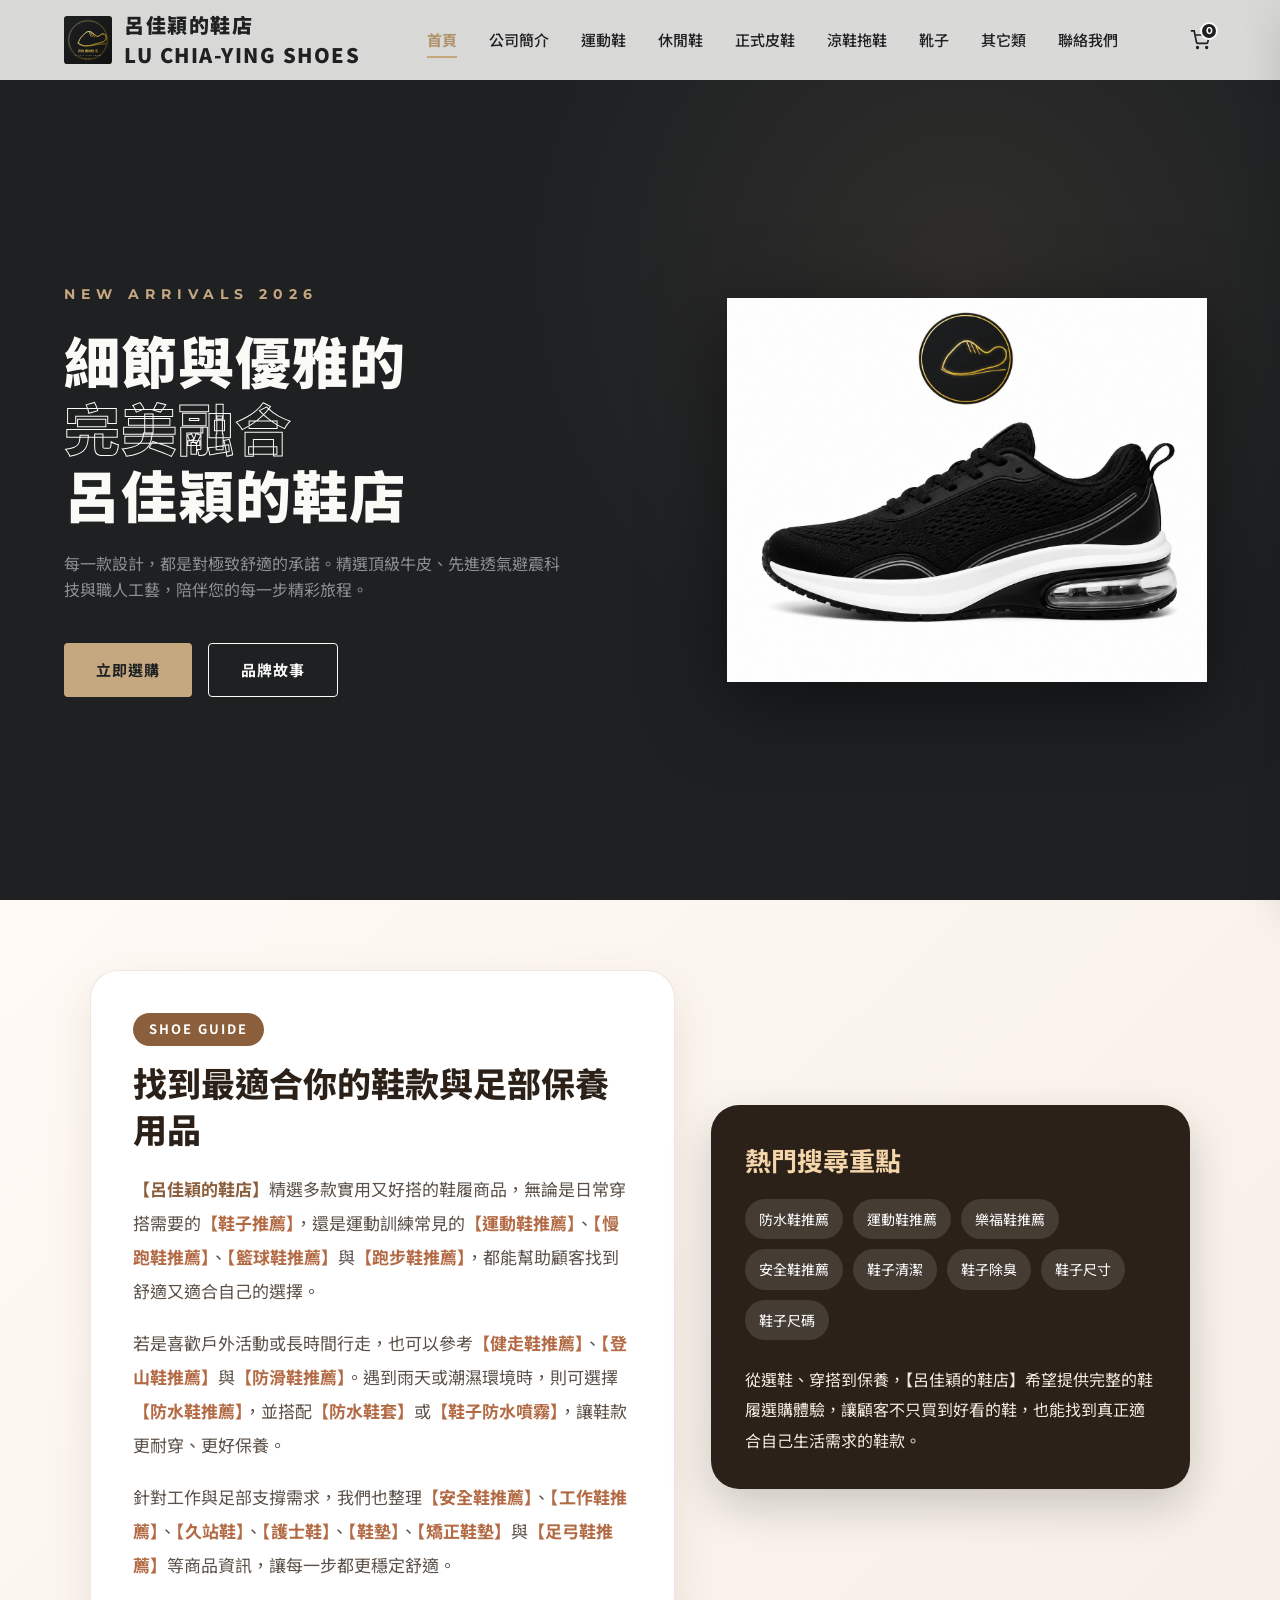
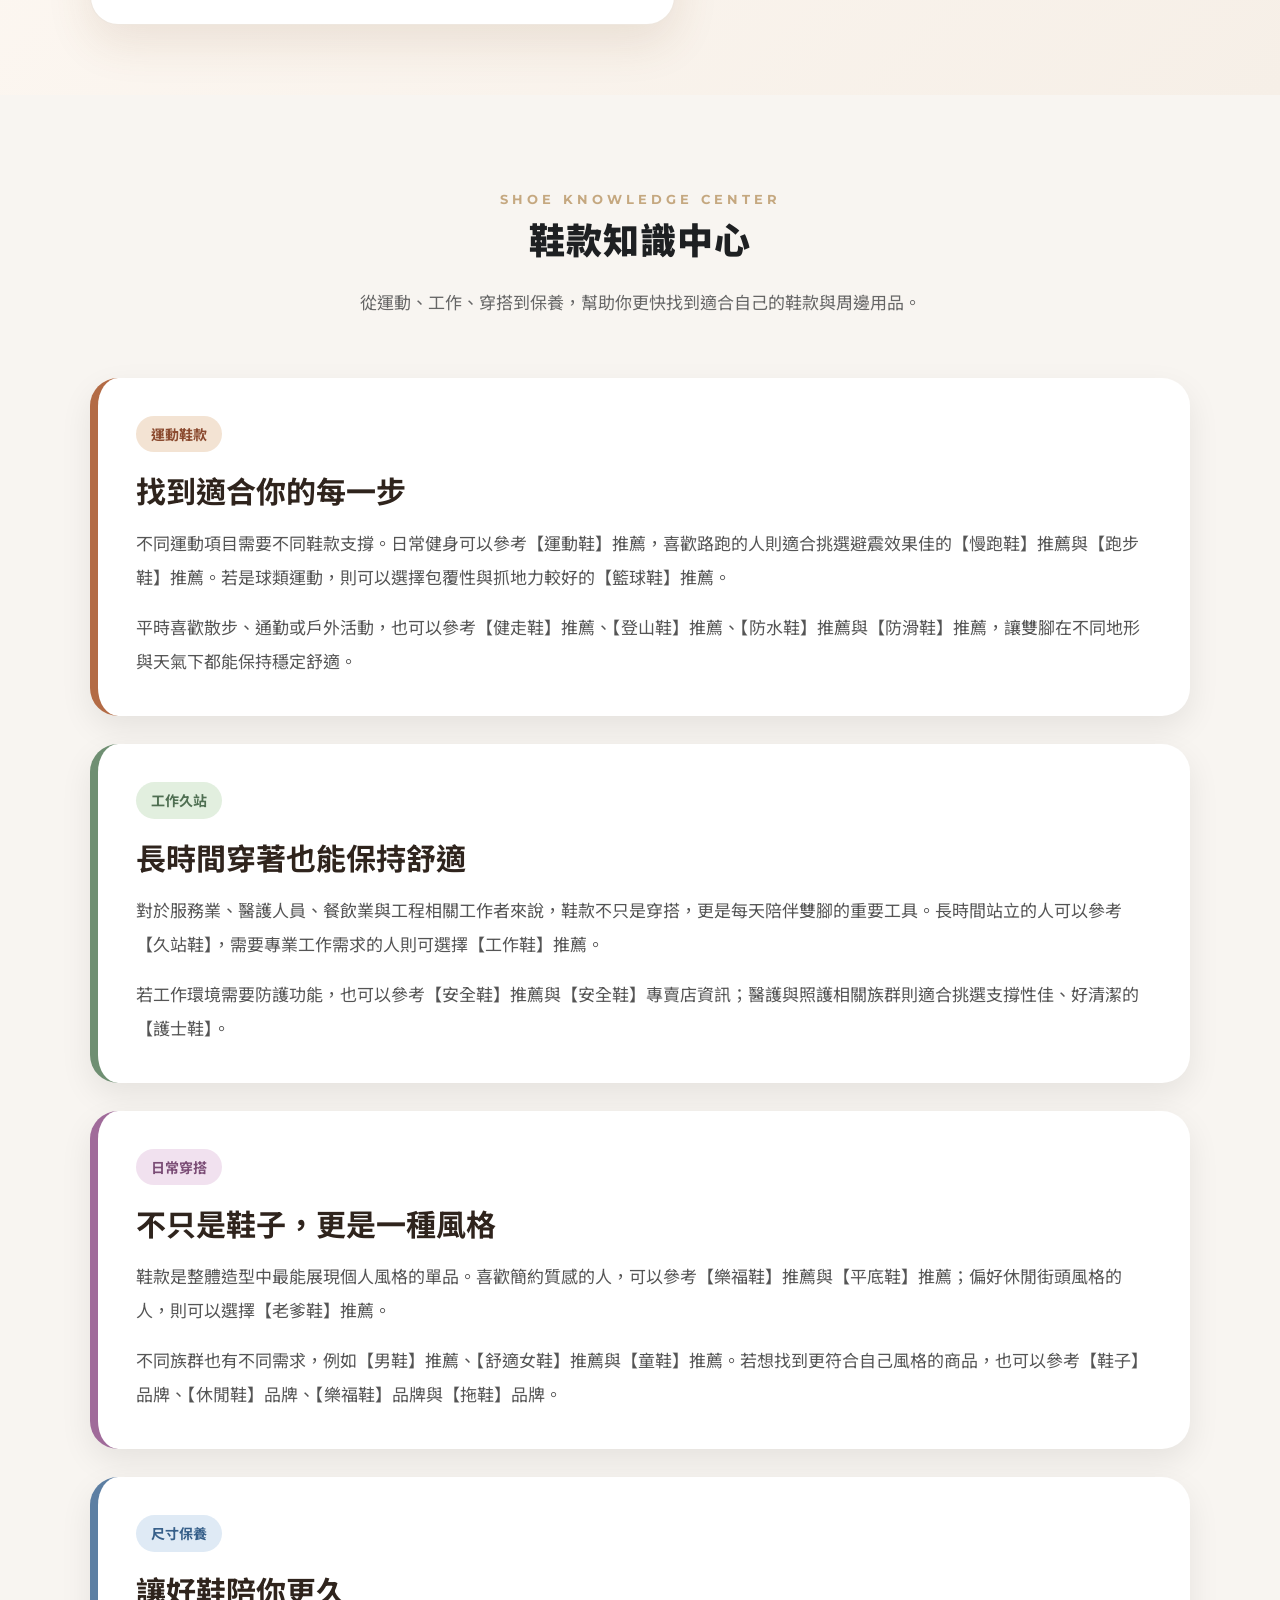
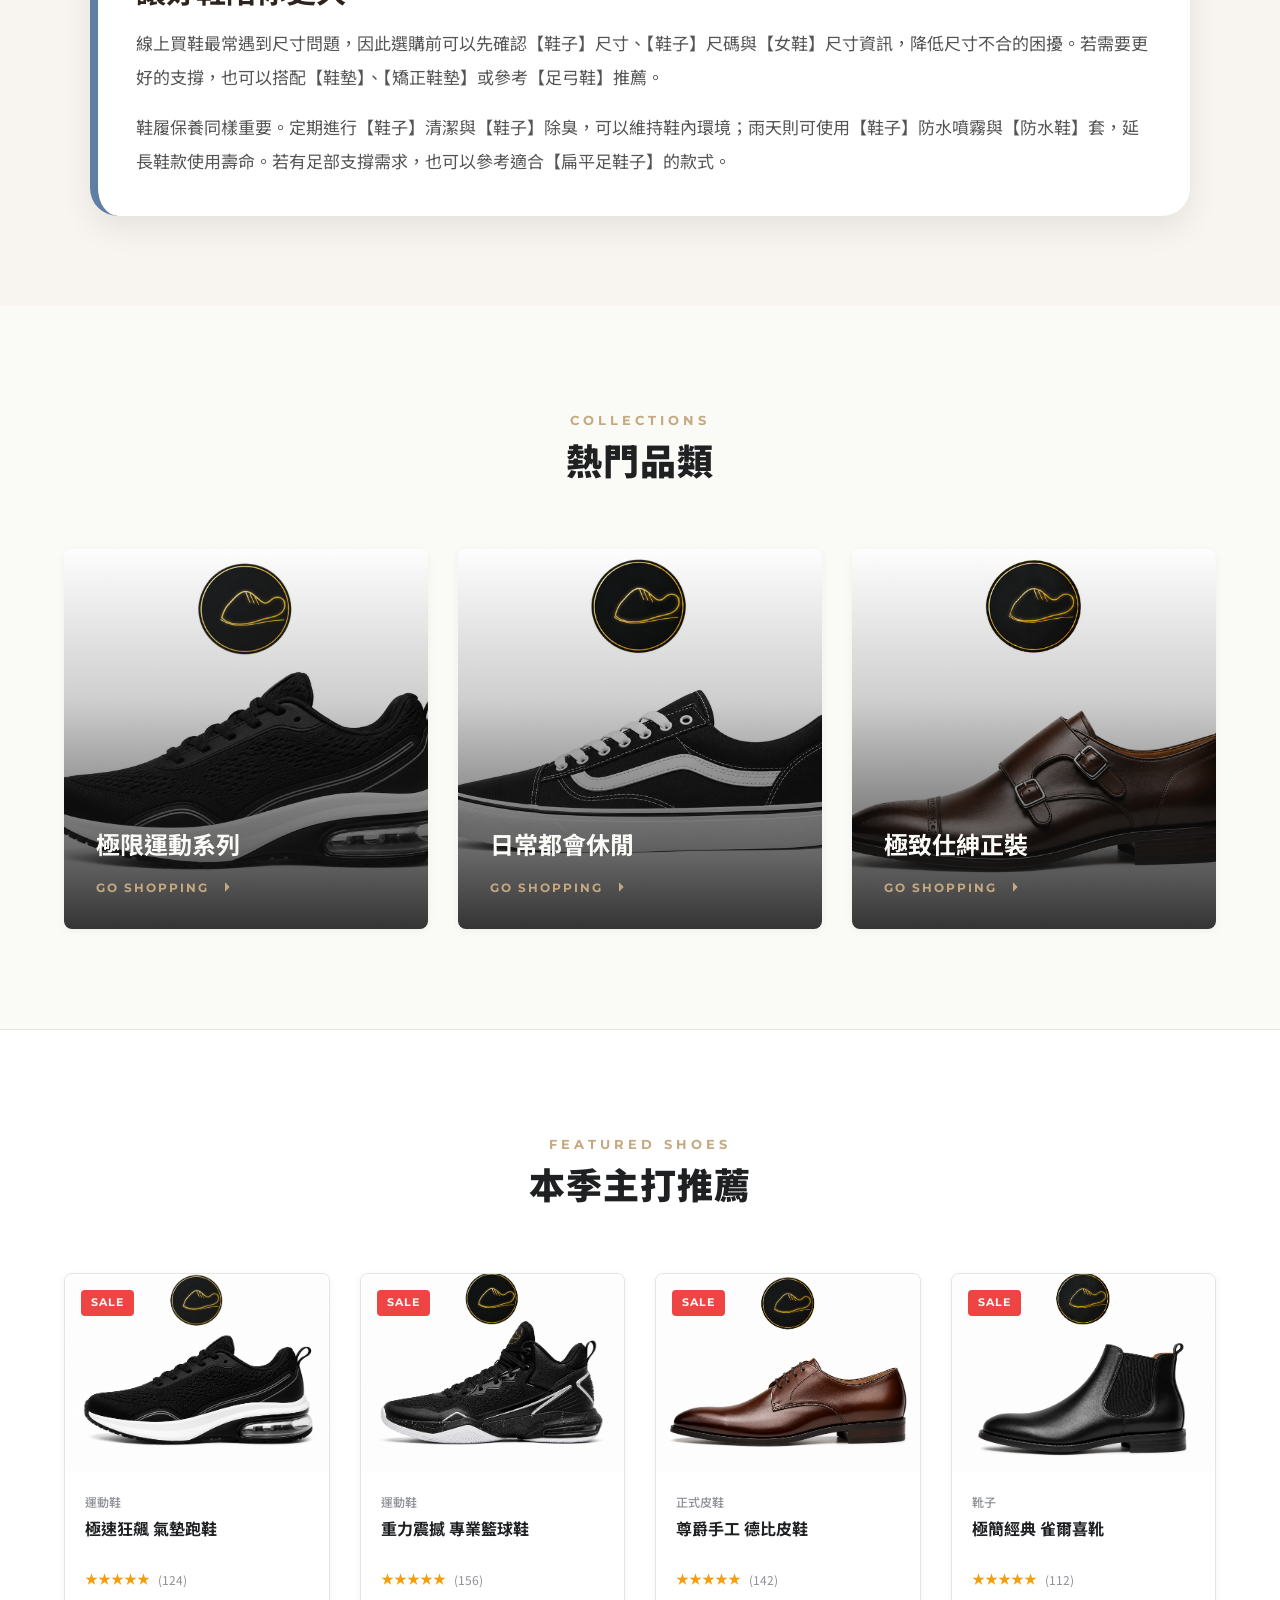
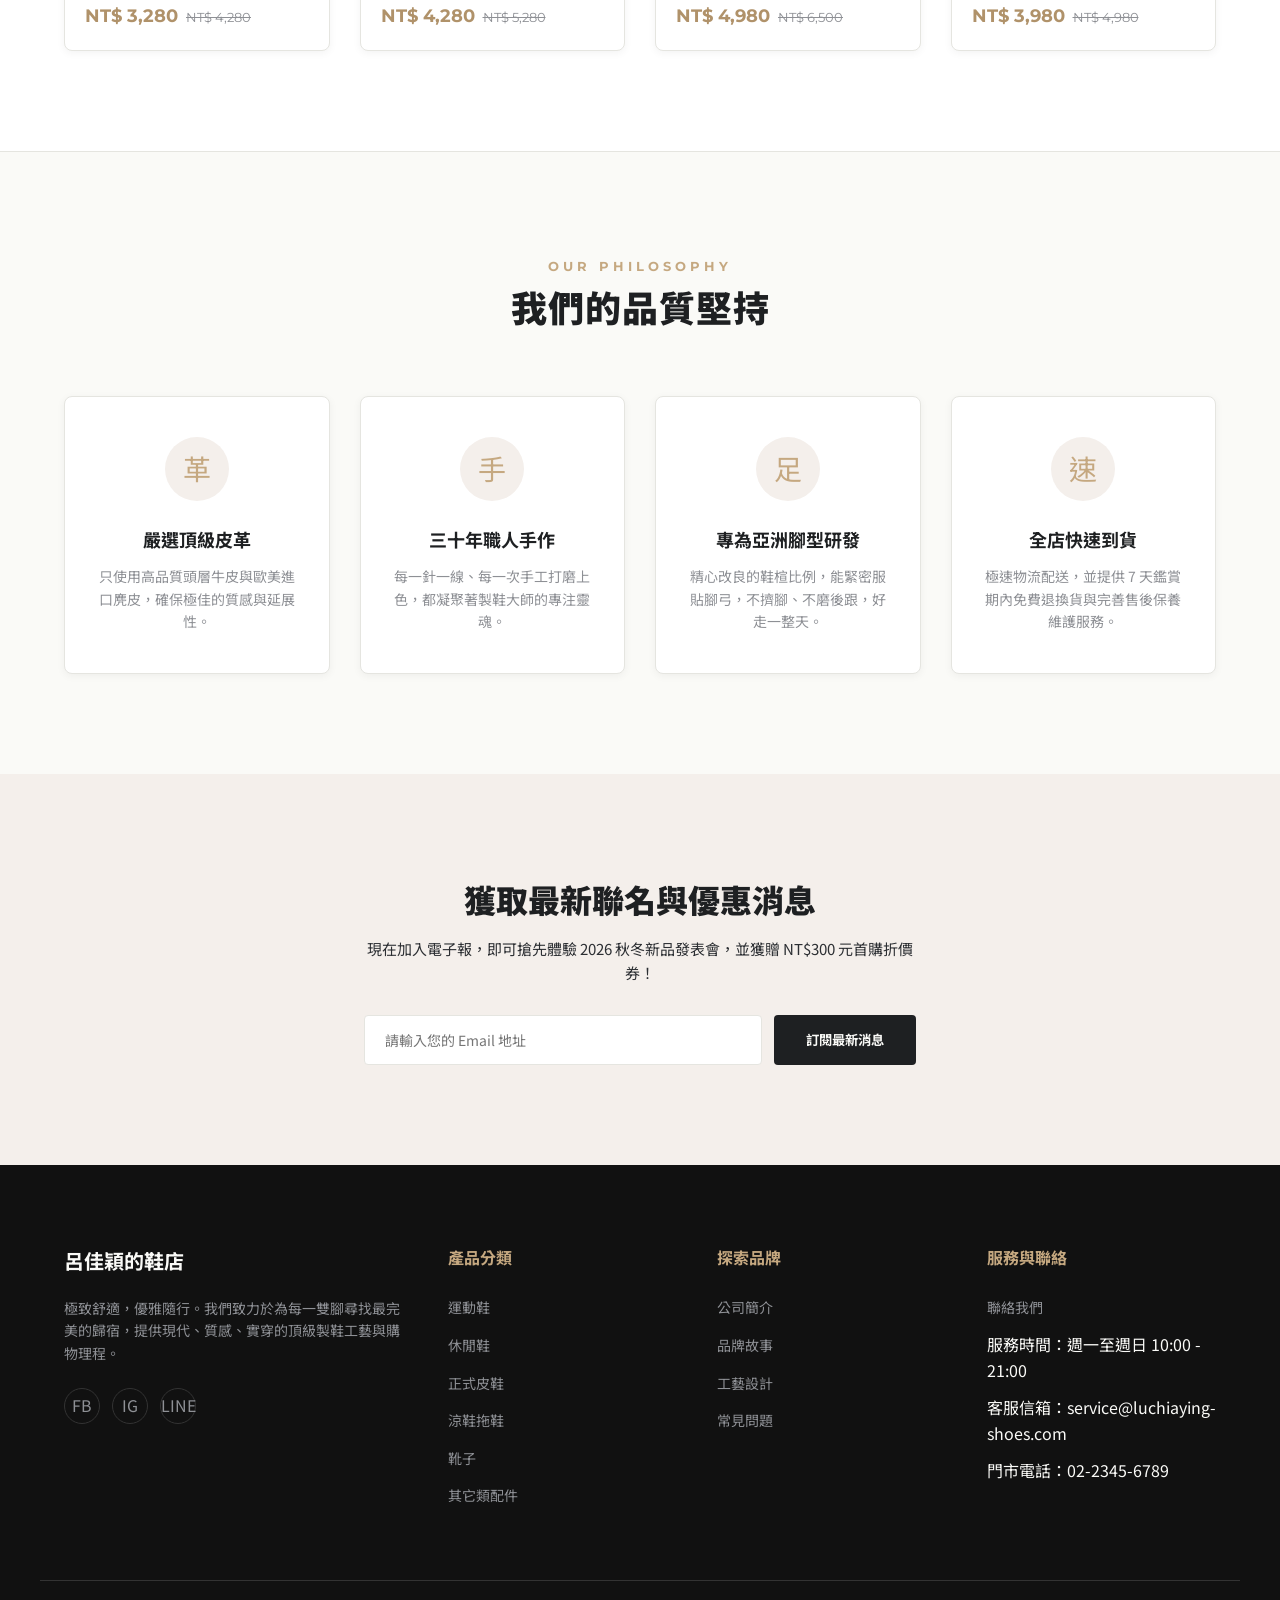
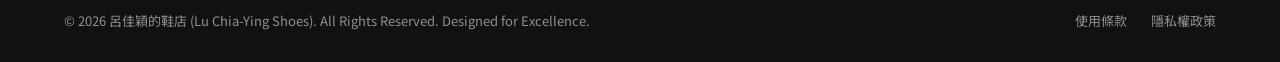
<file: index.html>
<!DOCTYPE html>
<html lang="zh-TW">
<head>
  <meta charset="UTF-8">
  <meta name="viewport" content="width=device-width, initial-scale=1.0">
  <title>呂佳穎的鞋店 | 質感履精品館 - 每一雙好鞋都是完美的起點</title>
  <meta name="description" content="呂佳穎的鞋店為您精選頂級運動鞋、休閒鞋、正式皮鞋、涼鞋拖鞋與工裝靴。職人手工打造，兼具卓越舒適性與現代極簡美學。全店免運，立即選購！">
  <meta name="keywords" content="呂佳穎的鞋店,鞋店,運動鞋,休閒鞋,正式皮鞋,涼鞋,拖鞋,工裝靴,靴子,跑鞋,籃球鞋,帆布鞋,樂福鞋,鞋子推薦,舒適鞋款,台灣鞋店,鞋類電商">
  <link rel="stylesheet" href="css/style.css">
  <link rel="icon" href="assets/images/呂佳穎的鞋店.svg" type="image/svg+xml">
  <meta name="google-site-verification" content="3N4fhxF4nMBnulze3tMe7qb8Xu3W7z105M7ga2vpWJ0" />
</head>
<body id="page-home">

  <!-- Header -->
  <header>
    <div class="container navbar">
      <a href="index.html" class="logo">
        <img src="assets/images/呂佳穎的鞋店.svg" alt="呂佳穎的鞋店官方品牌Logo" title="呂佳穎的鞋店官方品牌Logo">
        <div>
          <span>呂佳穎的鞋店</span>
          <span class="logo-sub">LU CHIA-YING SHOES</span>
        </div>
      </a>
      <nav class="nav-links" id="nav-links">
        <a href="index.html" class="active" id="nav-home">首頁</a>
        <a href="about.html" id="nav-about">公司簡介</a>
        <a href="sports.html" id="nav-sports">運動鞋</a>
        <a href="casual.html" id="nav-casual">休閒鞋</a>
        <a href="formal.html" id="nav-formal">正式皮鞋</a>
        <a href="sandals.html" id="nav-sandals">涼鞋拖鞋</a>
        <a href="boots.html" id="nav-boots">靴子</a>
        <a href="others.html" id="nav-others">其它類</a>
        <a href="contact.html" id="nav-contact">聯絡我們</a>
      </nav>
      <div class="nav-actions">
        <a href="#" class="nav-btn" id="cart-open-btn">
          <svg xmlns="http://www.w3.org/2000/svg" viewBox="0 0 24 24" width="20" height="20" fill="none" stroke="currentColor" stroke-width="2">
            <circle cx="9" cy="21" r="1"/>
            <circle cx="20" cy="21" r="1"/>
            <path d="M1 1h4l2.68 13.39a2 2 0 0 0 2 1.61h9.72a2 2 0 0 0 2-1.61L23 6H6"/>
          </svg>
          <span class="cart-count">0</span>
        </a>
        <div class="menu-toggle" id="menu-toggle">
          <span></span>
          <span></span>
          <span></span>
        </div>
      </div>
    </div>
  </header>

  <!-- Hero Section -->
  <section class="hero">
    <div class="hero-bg-accent"></div>
    <div class="container hero-grid">
      <div class="hero-content">
        <div class="hero-subtitle">NEW ARRIVALS 2026</div>
        <h1 class="hero-title">
          細節與優雅的<span>完美融合</span>
          呂佳穎的鞋店
        </h1>
        <p class="hero-desc">
          每一款設計，都是對極致舒適的承諾。精選頂級牛皮、先進透氣避震科技與職人工藝，陪伴您的每一步精彩旅程。
        </p>
        <div class="btn-group">
          <a href="sports.html" class="btn btn-primary">立即選購</a>
          <a href="about.html" class="btn btn-outline">品牌故事</a>
        </div>
      </div>
      <div class="hero-image">
        <img src="assets/images/極速狂飆 氣墊跑鞋.PNG" alt="極速狂飆氣墊跑鞋 專業慢跑運動鞋" title="極速狂飆氣墊跑鞋">
      </div>
    </div>
  </section>

<!-- SEO Keyword Intro Section -->
  <section style="padding:70px 20px; background:linear-gradient(135deg,#fffaf5 0%,#f6efe7 100%);">
    <div style="max-width:1100px; margin:0 auto; display:grid; grid-template-columns:1.1fr 0.9fr; gap:36px; align-items:center;">
      
      <div style="background:#ffffff; padding:42px; border-radius:28px; box-shadow:0 18px 45px rgba(120,80,45,0.12); border:1px solid rgba(160,120,80,0.18);">
        <span style="display:inline-block; margin-bottom:14px; padding:6px 16px; border-radius:999px; background:#8b5e3c; color:#fff; font-size:13px; letter-spacing:2px; font-weight:700;">
          SHOE GUIDE
        </span>

        <h2 style="font-size:34px; line-height:1.35; margin:0 0 20px; color:#2b2118; font-weight:800;">
          找到最適合你的鞋款與足部保養用品
        </h2>

        <p style="font-size:17px; line-height:2; color:#5b5148; margin:0 0 18px;">
          <strong style="color:#8b5e3c;">【呂佳穎的鞋店】</strong>精選多款實用又好搭的鞋履商品，無論是日常穿搭需要的<strong style="color:#b36b45;">【鞋子推薦】</strong>，還是運動訓練常見的<strong style="color:#b36b45;">【運動鞋推薦】</strong>、<strong style="color:#b36b45;">【慢跑鞋推薦】</strong>、<strong style="color:#b36b45;">【籃球鞋推薦】</strong>與<strong style="color:#b36b45;">【跑步鞋推薦】</strong>，都能幫助顧客找到舒適又適合自己的選擇。
        </p>

        <p style="font-size:17px; line-height:2; color:#5b5148; margin:0 0 18px;">
          若是喜歡戶外活動或長時間行走，也可以參考<strong style="color:#b36b45;">【健走鞋推薦】</strong>、<strong style="color:#b36b45;">【登山鞋推薦】</strong>與<strong style="color:#b36b45;">【防滑鞋推薦】</strong>。遇到雨天或潮濕環境時，則可選擇<strong style="color:#b36b45;">【防水鞋推薦】</strong>，並搭配<strong style="color:#b36b45;">【防水鞋套】</strong>或<strong style="color:#b36b45;">【鞋子防水噴霧】</strong>，讓鞋款更耐穿、更好保養。
        </p>

        <p style="font-size:17px; line-height:2; color:#5b5148; margin:0;">
          針對工作與足部支撐需求，我們也整理<strong style="color:#b36b45;">【安全鞋推薦】</strong>、<strong style="color:#b36b45;">【工作鞋推薦】</strong>、<strong style="color:#b36b45;">【久站鞋】</strong>、<strong style="color:#b36b45;">【護士鞋】</strong>、<strong style="color:#b36b45;">【鞋墊】</strong>、<strong style="color:#b36b45;">【矯正鞋墊】</strong>與<strong style="color:#b36b45;">【足弓鞋推薦】</strong>等商品資訊，讓每一步都更穩定舒適。
        </p>
      </div>

      <div style="padding:34px; border-radius:28px; background:#2b2118; color:#fff; box-shadow:0 18px 45px rgba(0,0,0,0.18);">
        <h3 style="font-size:26px; margin:0 0 18px; color:#f5d6aa;">
          熱門搜尋重點
        </h3>

        <div style="display:flex; flex-wrap:wrap; gap:10px;">
          <span style="padding:9px 14px; border-radius:999px; background:rgba(255,255,255,0.12); font-size:14px;">防水鞋推薦</span>
          <span style="padding:9px 14px; border-radius:999px; background:rgba(255,255,255,0.12); font-size:14px;">運動鞋推薦</span>
          <span style="padding:9px 14px; border-radius:999px; background:rgba(255,255,255,0.12); font-size:14px;">樂福鞋推薦</span>
          <span style="padding:9px 14px; border-radius:999px; background:rgba(255,255,255,0.12); font-size:14px;">安全鞋推薦</span>
          <span style="padding:9px 14px; border-radius:999px; background:rgba(255,255,255,0.12); font-size:14px;">鞋子清潔</span>
          <span style="padding:9px 14px; border-radius:999px; background:rgba(255,255,255,0.12); font-size:14px;">鞋子除臭</span>
          <span style="padding:9px 14px; border-radius:999px; background:rgba(255,255,255,0.12); font-size:14px;">鞋子尺寸</span>
          <span style="padding:9px 14px; border-radius:999px; background:rgba(255,255,255,0.12); font-size:14px;">鞋子尺碼</span>
        </div>

        <p style="font-size:16px; line-height:1.9; color:#f3e9dc; margin:24px 0 0;">
          從選鞋、穿搭到保養，【呂佳穎的鞋店】希望提供完整的鞋履選購體驗，讓顧客不只買到好看的鞋，也能找到真正適合自己生活需求的鞋款。
        </p>
      </div>

    </div>
  </section>
  <section class="section" style="background:#f8f5f1; padding:90px 0;">
  <div class="container">

    <div class="section-title-wrap">
      <span class="section-subtitle">SHOE KNOWLEDGE CENTER</span>
      <h2 class="section-title">鞋款知識中心</h2>
      <p style="max-width:820px; margin:18px auto 0; color:#666; line-height:1.9; font-size:17px;">
        從運動、工作、穿搭到保養，幫助你更快找到適合自己的鞋款與周邊用品。
      </p>
    </div>

    <div style="display:grid; gap:28px; max-width:1100px; margin:0 auto;">

      <div style="background:#fff; border-radius:28px; padding:38px; box-shadow:0 12px 32px rgba(0,0,0,0.08); border-left:8px solid #B36B45;">
        <span style="display:inline-block; background:#F3E3D3; color:#8B4A2F; padding:7px 15px; border-radius:999px; font-size:14px; font-weight:700; margin-bottom:14px;">運動鞋款</span>
        <h3 style="font-size:30px; color:#2F241D; margin:0 0 12px;">找到適合你的每一步</h3>
        <p style="font-size:17px; line-height:2; color:#555; margin:0 0 16px;">
          不同運動項目需要不同鞋款支撐。日常健身可以參考【運動鞋】推薦，喜歡路跑的人則適合挑選避震效果佳的【慢跑鞋】推薦與【跑步鞋】推薦。若是球類運動，則可以選擇包覆性與抓地力較好的【籃球鞋】推薦。
        </p>
        <p style="font-size:17px; line-height:2; color:#555; margin:0;">
          平時喜歡散步、通勤或戶外活動，也可以參考【健走鞋】推薦、【登山鞋】推薦、【防水鞋】推薦與【防滑鞋】推薦，讓雙腳在不同地形與天氣下都能保持穩定舒適。
        </p>
      </div>

      <div style="background:#fff; border-radius:28px; padding:38px; box-shadow:0 12px 32px rgba(0,0,0,0.08); border-left:8px solid #6F8F72;">
        <span style="display:inline-block; background:#E2EFDF; color:#4F6F52; padding:7px 15px; border-radius:999px; font-size:14px; font-weight:700; margin-bottom:14px;">工作久站</span>
        <h3 style="font-size:30px; color:#2F241D; margin:0 0 12px;">長時間穿著也能保持舒適</h3>
        <p style="font-size:17px; line-height:2; color:#555; margin:0 0 16px;">
          對於服務業、醫護人員、餐飲業與工程相關工作者來說，鞋款不只是穿搭，更是每天陪伴雙腳的重要工具。長時間站立的人可以參考【久站鞋】，需要專業工作需求的人則可選擇【工作鞋】推薦。
        </p>
        <p style="font-size:17px; line-height:2; color:#555; margin:0;">
          若工作環境需要防護功能，也可以參考【安全鞋】推薦與【安全鞋】專賣店資訊；醫護與照護相關族群則適合挑選支撐性佳、好清潔的【護士鞋】。
        </p>
      </div>

      <div style="background:#fff; border-radius:28px; padding:38px; box-shadow:0 12px 32px rgba(0,0,0,0.08); border-left:8px solid #A06B9A;">
        <span style="display:inline-block; background:#F1E1EF; color:#7B4D76; padding:7px 15px; border-radius:999px; font-size:14px; font-weight:700; margin-bottom:14px;">日常穿搭</span>
        <h3 style="font-size:30px; color:#2F241D; margin:0 0 12px;">不只是鞋子，更是一種風格</h3>
        <p style="font-size:17px; line-height:2; color:#555; margin:0 0 16px;">
          鞋款是整體造型中最能展現個人風格的單品。喜歡簡約質感的人，可以參考【樂福鞋】推薦與【平底鞋】推薦；偏好休閒街頭風格的人，則可以選擇【老爹鞋】推薦。
        </p>
        <p style="font-size:17px; line-height:2; color:#555; margin:0;">
          不同族群也有不同需求，例如【男鞋】推薦、【舒適女鞋】推薦與【童鞋】推薦。若想找到更符合自己風格的商品，也可以參考【鞋子】品牌、【休閒鞋】品牌、【樂福鞋】品牌與【拖鞋】品牌。
        </p>
      </div>

      <div style="background:#fff; border-radius:28px; padding:38px; box-shadow:0 12px 32px rgba(0,0,0,0.08); border-left:8px solid #5D7FA3;">
        <span style="display:inline-block; background:#DFEAF5; color:#365F89; padding:7px 15px; border-radius:999px; font-size:14px; font-weight:700; margin-bottom:14px;">尺寸保養</span>
        <h3 style="font-size:30px; color:#2F241D; margin:0 0 12px;">讓好鞋陪你更久</h3>
        <p style="font-size:17px; line-height:2; color:#555; margin:0 0 16px;">
          線上買鞋最常遇到尺寸問題，因此選購前可以先確認【鞋子】尺寸、【鞋子】尺碼與【女鞋】尺寸資訊，降低尺寸不合的困擾。若需要更好的支撐，也可以搭配【鞋墊】、【矯正鞋墊】或參考【足弓鞋】推薦。
        </p>
        <p style="font-size:17px; line-height:2; color:#555; margin:0;">
          鞋履保養同樣重要。定期進行【鞋子】清潔與【鞋子】除臭，可以維持鞋內環境；雨天則可使用【鞋子】防水噴霧與【防水鞋】套，延長鞋款使用壽命。若有足部支撐需求，也可以參考適合【扁平足鞋子】的款式。
        </p>
      </div>

    </div>

  </div>
</section>

  <!-- Popular Collections -->
  <section class="section">
    <div class="container">
      <div class="section-title-wrap">
        <span class="section-subtitle">COLLECTIONS</span>
        <h2 class="section-title">熱門品類</h2>
      </div>
      <div class="collections-grid">
        <div class="collection-card" onclick="window.location.href='sports.html'">
          <img src="assets/images/極速狂飆 氣墊跑鞋.PNG" class="collection-img" alt="極速狂飆氣墊跑鞋 專業慢跑運動鞋" title="極速狂飆氣墊跑鞋">
          <div class="collection-overlay">
            <h3 class="collection-title">極限運動系列</h3>
            <span class="collection-link">GO SHOPPING <svg viewBox="0 0 24 24"><path d="M5 12h14M12 5l7 7-7 7"/></svg></span>
          </div>
        </div>
        <div class="collection-card" onclick="window.location.href='casual.html'">
          <img src="assets/images/經典百搭 帆布板鞋.PNG" class="collection-img" alt="經典百搭帆布板鞋 休閒穿搭鞋款" title="經典百搭帆布板鞋">
          <div class="collection-overlay">
            <h3 class="collection-title">日常都會休閒</h3>
            <span class="collection-link">GO SHOPPING <svg viewBox="0 0 24 24"><path d="M5 12h14M12 5l7 7-7 7"/></svg></span>
          </div>
        </div>
        <div class="collection-card" onclick="window.location.href='formal.html'">
          <img src="assets/images/英倫雅痞 雙扣孟克鞋.PNG" class="collection-img" alt="英倫雅痞雙扣孟克鞋 男士商務皮鞋" title="英倫雅痞雙扣孟克鞋">
          <div class="collection-overlay">
            <h3 class="collection-title">極致仕紳正裝</h3>
            <span class="collection-link">GO SHOPPING <svg viewBox="0 0 24 24"><path d="M5 12h14M12 5l7 7-7 7"/></svg></span>
          </div>
        </div>
      </div>
    </div>
  </section>

  <!-- Featured Products -->
  <section class="section" style="background-color: var(--bg-white); border-top: 1px solid var(--border-color); border-bottom: 1px solid var(--border-color);">
    <div class="container">
      <div class="section-title-wrap">
        <span class="section-subtitle">FEATURED SHOES</span>
        <h2 class="section-title">本季主打推薦</h2>
      </div>
      <div class="products-grid" id="featured-products-grid">
        <!-- Rendered dynamically by main.js -->
      </div>
    </div>
  </section>

  <!-- Brand Philosophy / Core Values -->
  <section class="section">
    <div class="container">
      <div class="section-title-wrap">
        <span class="section-subtitle">OUR PHILOSOPHY</span>
        <h2 class="section-title">我們的品質堅持</h2>
      </div>
      <div class="features-grid">
        <div class="feature-item">
          <div class="feature-icon">革</div>
          <h3 class="feature-title">嚴選頂級皮革</h3>
          <p class="feature-desc">只使用高品質頭層牛皮與歐美進口麂皮，確保極佳的質感與延展性。</p>
        </div>
        <div class="feature-item">
          <div class="feature-icon">手</div>
          <h3 class="feature-title">三十年職人手作</h3>
          <p class="feature-desc">每一針一線、每一次手工打磨上色，都凝聚著製鞋大師的專注靈魂。</p>
        </div>
        <div class="feature-item">
          <div class="feature-icon">足</div>
          <h3 class="feature-title">專為亞洲腳型研發</h3>
          <p class="feature-desc">精心改良的鞋楦比例，能緊密服貼腳弓，不擠腳、不磨後跟，好走一整天。</p>
        </div>
        <div class="feature-item">
          <div class="feature-icon">速</div>
          <h3 class="feature-title">全店快速到貨</h3>
          <p class="feature-desc">極速物流配送，並提供 7 天鑑賞期內免費退換貨與完善售後保養維護服務。</p>
        </div>
      </div>
    </div>
  </section>

  <!-- Newsletter Section -->
  <section class="section newsletter">
    <div class="container newsletter-wrap">
      <h3>獲取最新聯名與優惠消息</h3>
      <p>現在加入電子報，即可搶先體驗 2026 秋冬新品發表會，並獲贈 NT$300 元首購折價券！</p>
      <form class="newsletter-form">
        <input type="email" placeholder="請輸入您的 Email 地址" required>
        <button type="submit">訂閱最新消息</button>
      </form>
    </div>
  </section>

  <!-- Footer -->
  <footer>
    <div class="container footer-grid">
      <div class="footer-about">
        <h4>呂佳穎的鞋店</h4>
        <p>極致舒適，優雅隨行。我們致力於為每一雙腳尋找最完美的歸宿，提供現代、質感、實穿的頂級製鞋工藝與購物理程。</p>
        <div class="footer-socials">
          <a href="#" class="social-link">FB</a>
          <a href="#" class="social-link">IG</a>
          <a href="#" class="social-link">LINE</a>
        </div>
      </div>
      <div class="footer-links-col">
        <h5>產品分類</h5>
        <ul>
          <li><a href="sports.html">運動鞋</a></li>
          <li><a href="casual.html">休閒鞋</a></li>
          <li><a href="formal.html">正式皮鞋</a></li>
          <li><a href="sandals.html">涼鞋拖鞋</a></li>
          <li><a href="boots.html">靴子</a></li>
          <li><a href="others.html">其它類配件</a></li>
        </ul>
      </div>
      <div class="footer-links-col">
        <h5>探索品牌</h5>
        <ul>
          <li><a href="about.html">公司簡介</a></li>
          <li><a href="about.html#story">品牌故事</a></li>
          <li><a href="about.html#philosophy">工藝設計</a></li>
          <li><a href="contact.html#faq">常見問題</a></li>
        </ul>
      </div>
      <div class="footer-links-col">
        <h5>服務與聯絡</h5>
        <ul>
          <li><a href="contact.html">聯絡我們</a></li>
          <li>服務時間：週一至週日 10:00 - 21:00</li>
          <li>客服信箱：service@luchiaying-shoes.com</li>
          <li>門市電話：02-2345-6789</li>
        </ul>
      </div>
    </div>
    <div class="container footer-bottom">
      <p>&copy; 2026 呂佳穎的鞋店 (Lu Chia-Ying Shoes). All Rights Reserved. Designed for Excellence.</p>
      <div class="footer-bottom-links">
        <a href="#">使用條款</a>
        <a href="#">隱私權政策</a>
      </div>
    </div>
  </footer>

  <!-- Cart Drawer Overlay -->
  <div class="cart-drawer-overlay" id="cart-drawer-overlay"></div>

  <!-- Cart Drawer -->
  <div class="cart-drawer" id="cart-drawer">
    <div class="cart-header">
      <span class="cart-title">購物車清單</span>
      <span class="cart-close-btn" id="cart-close-btn">&times;</span>
    </div>
    <div class="cart-items-wrap" id="cart-items-wrap">
      <!-- Dynamic cart items -->
    </div>
    <div class="cart-footer">
      <div class="cart-subtotal">
        <span>商品小計:</span>
        <span class="cart-subtotal-price" id="cart-subtotal-price">NT$ 0</span>
      </div>
      <button class="btn btn-checkout" id="checkout-btn">立即結帳</button>
    </div>
  </div>

  <!-- Scripts -->
  <script src="js/products-data.js"></script>
  <script src="js/main.js"></script>
</body>
</html>
</file>
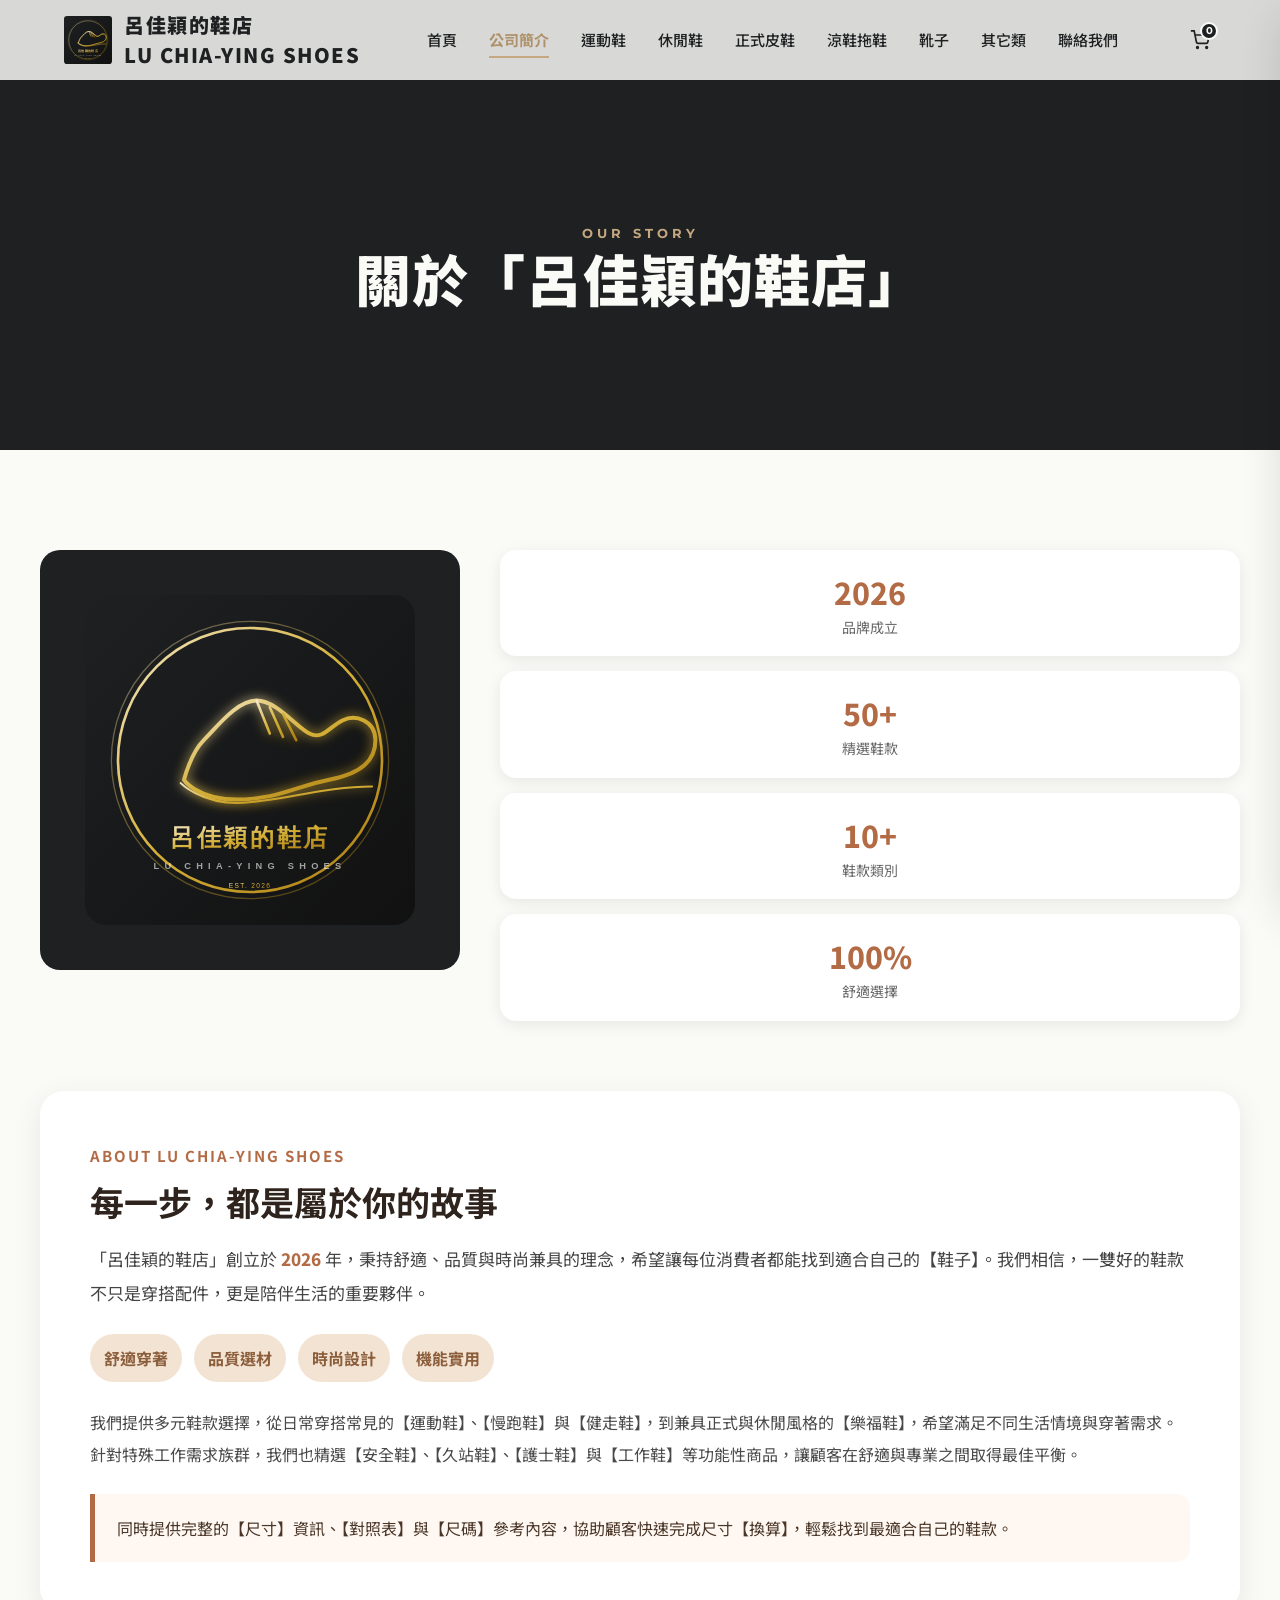
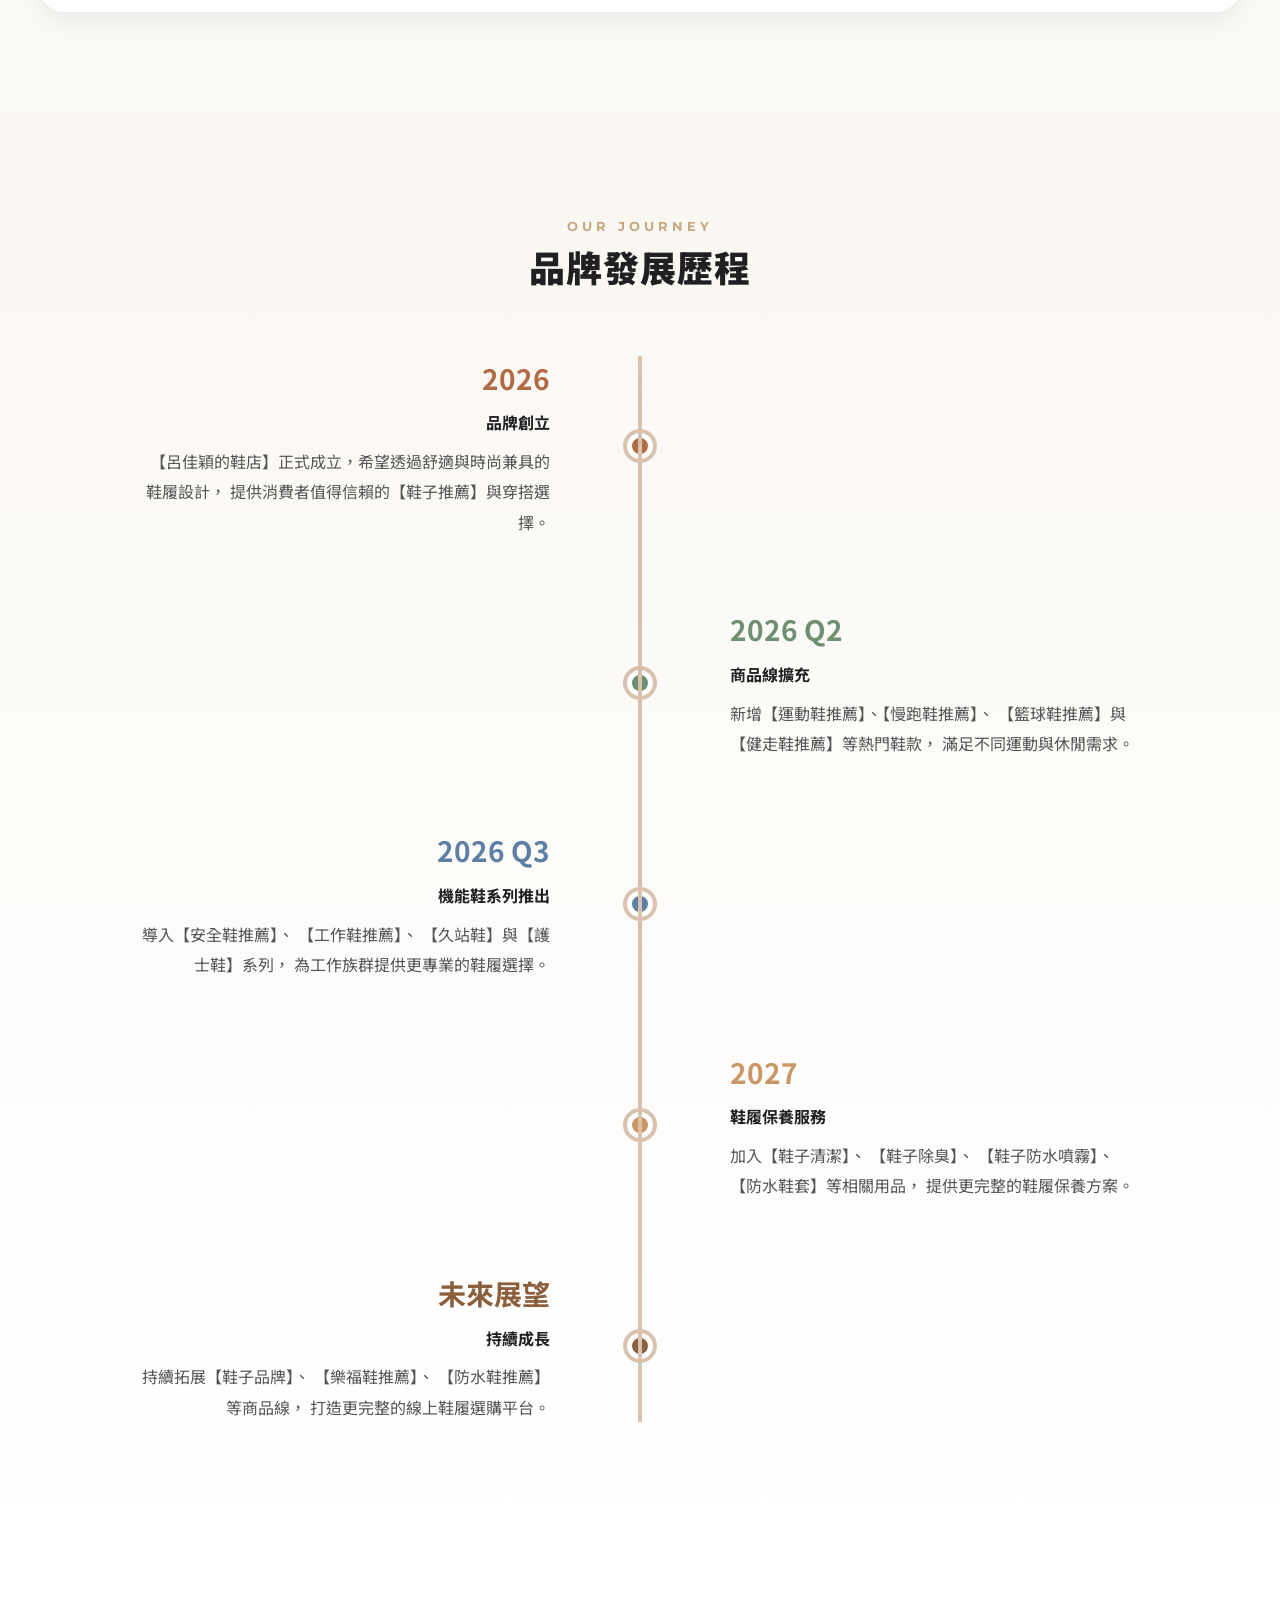
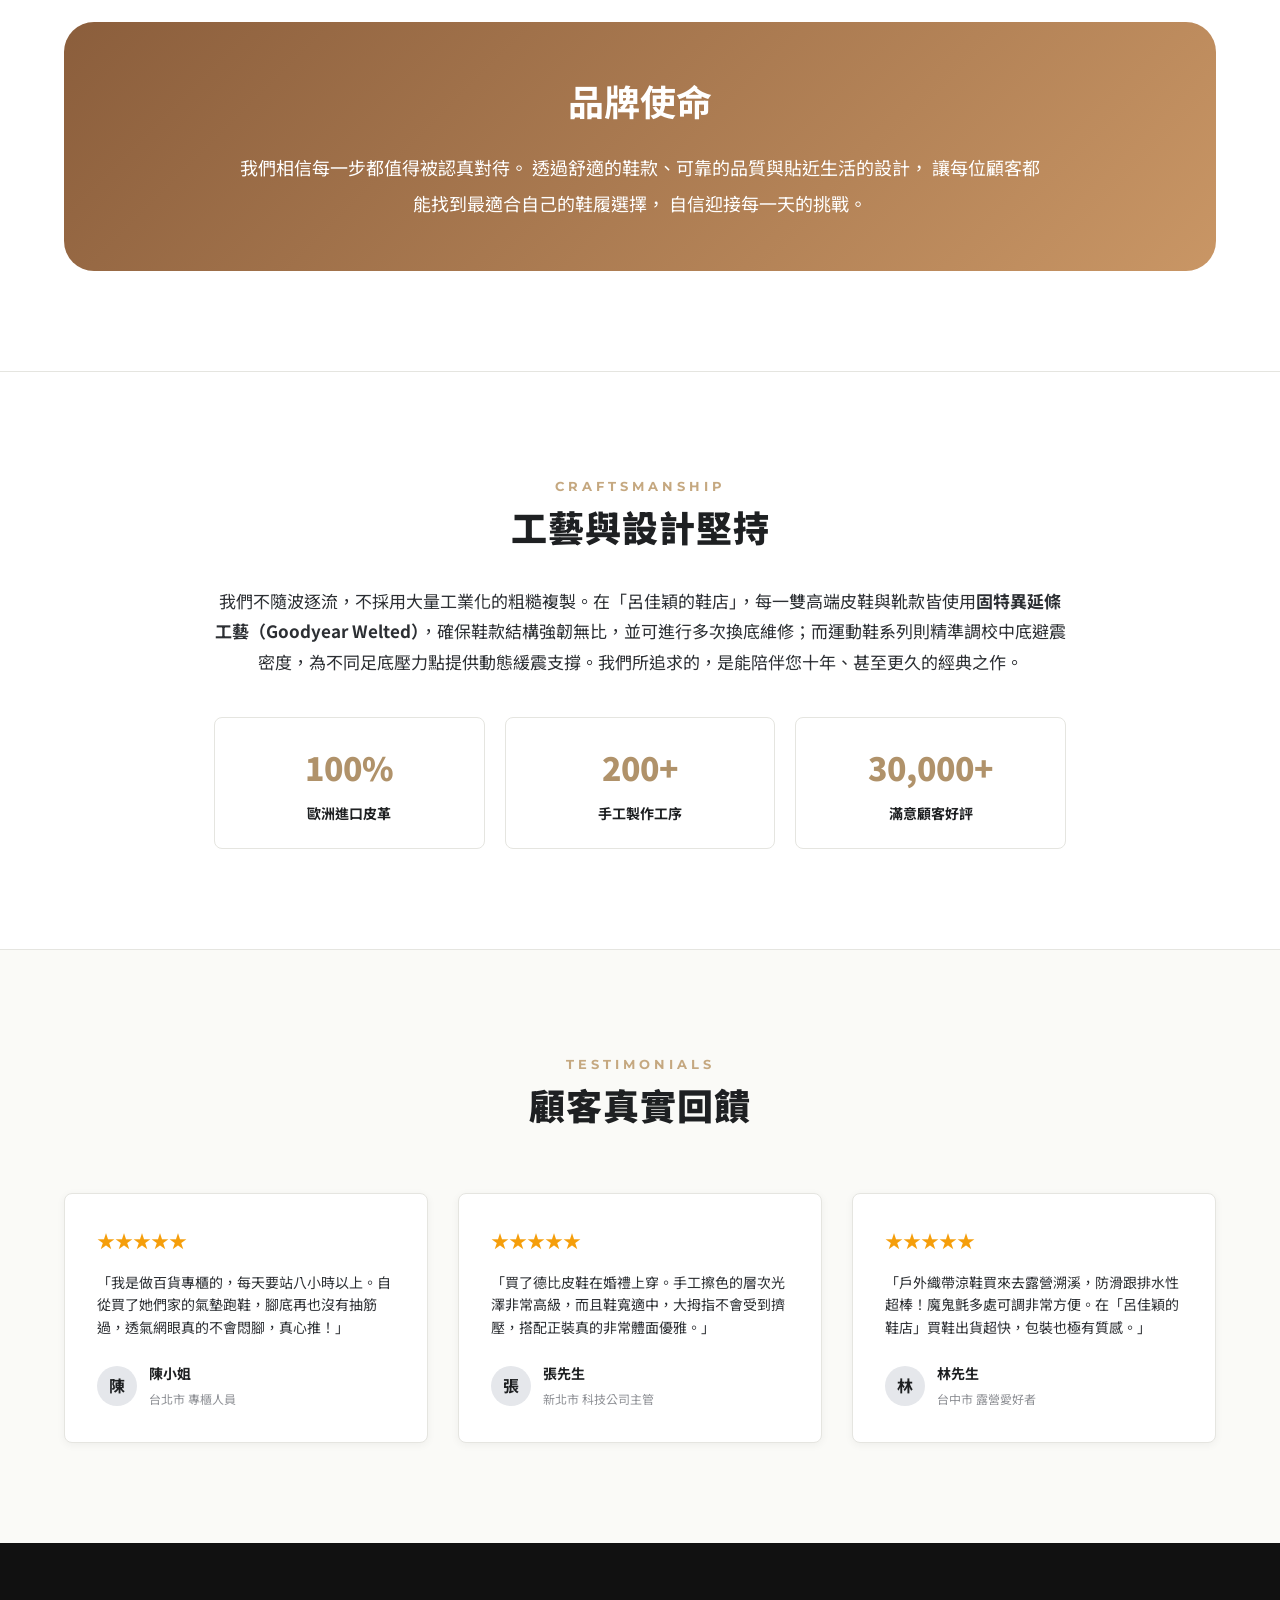
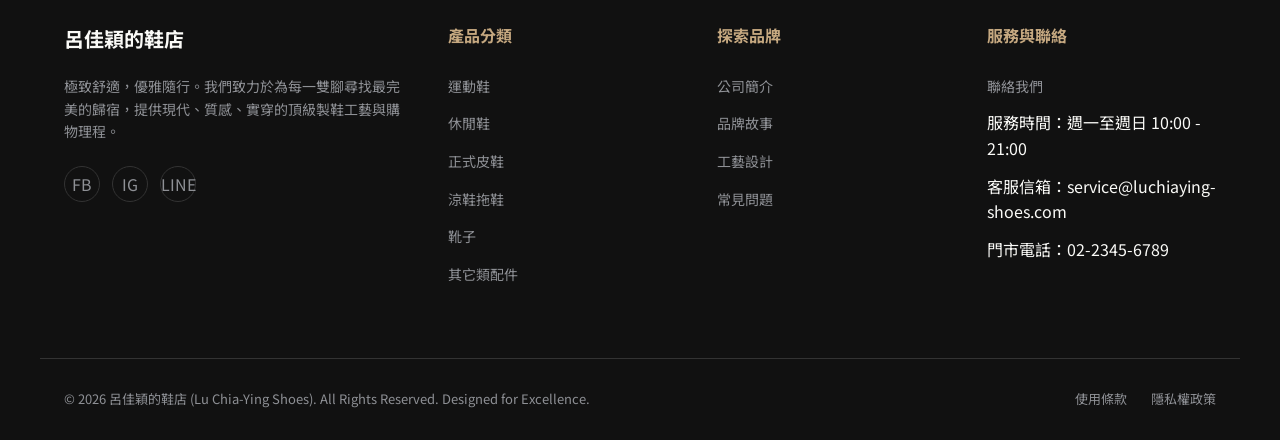
<file: about.html>
<!DOCTYPE html>
<html lang="zh-TW">
<head>
  <meta charset="UTF-8">
  <meta name="viewport" content="width=device-width, initial-scale=1.0">
  <title>公司簡介 | 呂佳穎的鞋店</title>
  <meta name="description" content="了解「呂佳穎的鞋店」的品牌故事與製鞋堅持。三十年傳承工藝，專為亞洲人開發的舒適鞋楦，帶您探索極致的穿著體驗。">
  <link rel="stylesheet" href="css/style.css">
  <link rel="icon" href="assets/images/呂佳穎的鞋店.svg" type="image/svg+xml">
</head>
<body id="page-about">

  <!-- Header -->
  <header>
    <div class="container navbar">
      <a href="index.html" class="logo">
        <img src="assets/images/呂佳穎的鞋店.svg" alt="呂佳穎的鞋店官方品牌Logo" title="呂佳穎的鞋店官方品牌Logo">
        <div>
          <span>呂佳穎的鞋店</span>
          <span class="logo-sub">LU CHIA-YING SHOES</span>
        </div>
      </a>
      <nav class="nav-links" id="nav-links">
        <a href="index.html" id="nav-home">首頁</a>
        <a href="about.html" class="active" id="nav-about">公司簡介</a>
        <a href="sports.html" id="nav-sports">運動鞋</a>
        <a href="casual.html" id="nav-casual">休閒鞋</a>
        <a href="formal.html" id="nav-formal">正式皮鞋</a>
        <a href="sandals.html" id="nav-sandals">涼鞋拖鞋</a>
        <a href="boots.html" id="nav-boots">靴子</a>
        <a href="others.html" id="nav-others">其它類</a>
        <a href="contact.html" id="nav-contact">聯絡我們</a>
      </nav>
      <div class="nav-actions">
        <a href="#" class="nav-btn" id="cart-open-btn">
          <svg xmlns="http://www.w3.org/2000/svg" viewBox="0 0 24 24" width="20" height="20" fill="none" stroke="currentColor" stroke-width="2">
            <circle cx="9" cy="21" r="1"/>
            <circle cx="20" cy="21" r="1"/>
            <path d="M1 1h4l2.68 13.39a2 2 0 0 0 2 1.61h9.72a2 2 0 0 0 2-1.61L23 6H6"/>
          </svg>
          <span class="cart-count">0</span>
        </a>
        <div class="menu-toggle" id="menu-toggle">
          <span></span>
          <span></span>
          <span></span>
        </div>
      </div>
    </div>
  </header>

  <!-- About Hero -->
  <section class="about-hero">
    <div class="about-hero-content">
      <span class="section-subtitle">OUR STORY</span>
      <h1 class="hero-title" style="margin-bottom: 0;">關於「呂佳穎的鞋店」</h1>
    </div>
  </section>

  <!-- Story Section -->
   <section class="section" id="story">

  <!-- 上方：Logo + 數據卡 -->
  <div style="max-width:1200px; margin:0 auto; display:grid; grid-template-columns:420px 1fr; gap:40px; align-items:start;">

    <div>
      <img src="assets/images/呂佳穎的鞋店.svg" alt="呂佳穎的鞋店官方品牌Logo" title="呂佳穎的鞋店官方品牌Logo" style="width:100%; background-color: var(--primary); padding:45px; border-radius:20px; box-sizing:border-box;">
    </div>

    <div style="display:grid; gap:15px;">
      <div style="background:#fff; border-radius:16px; padding:18px; text-align:center; box-shadow:0 4px 15px rgba(0,0,0,0.08);">
        <div style="font-size:30px; font-weight:800; color:#B36B45;">2026</div>
        <div style="font-size:14px; color:#666;">品牌成立</div>
      </div>

      <div style="background:#fff; border-radius:16px; padding:18px; text-align:center; box-shadow:0 4px 15px rgba(0,0,0,0.08);">
        <div style="font-size:30px; font-weight:800; color:#B36B45;">50+</div>
        <div style="font-size:14px; color:#666;">精選鞋款</div>
      </div>

      <div style="background:#fff; border-radius:16px; padding:18px; text-align:center; box-shadow:0 4px 15px rgba(0,0,0,0.08);">
        <div style="font-size:30px; font-weight:800; color:#B36B45;">10+</div>
        <div style="font-size:14px; color:#666;">鞋款類別</div>
      </div>

      <div style="background:#fff; border-radius:16px; padding:18px; text-align:center; box-shadow:0 4px 15px rgba(0,0,0,0.08);">
        <div style="font-size:30px; font-weight:800; color:#B36B45;">100%</div>
        <div style="font-size:14px; color:#666;">舒適選擇</div>
      </div>
    </div>

  </div>

  <!-- 下方：公司簡介滿寬卡片 -->
  <div style="max-width:1200px; margin:70px auto 0; padding:50px; background:#ffffff; border-radius:24px; box-shadow:0 8px 30px rgba(0,0,0,0.08); line-height:2; color:#444; box-sizing:border-box;">

    <p style="color:#B36B45; font-size:15px; letter-spacing:2px; font-weight:700; margin-bottom:8px;">
      ABOUT LU CHIA-YING SHOES
    </p>

    <h3 style="font-size:34px; line-height:1.35; color:#2F241D; margin-bottom:18px;">
      每一步，都是屬於你的故事
    </h3>

    <p style="font-size:17px; line-height:2; color:#444;">
      「呂佳穎的鞋店」創立於 <span style="color:#B36B45; font-weight:800;">2026</span> 年，秉持舒適、品質與時尚兼具的理念，希望讓每位消費者都能找到適合自己的【鞋子】。我們相信，一雙好的鞋款不只是穿搭配件，更是陪伴生活的重要夥伴。
    </p>

    <div style="display:flex; gap:12px; flex-wrap:wrap; margin:24px 0;">
      <span style="background:#F3E3D3; color:#8B5E3C; padding:8px 14px; border-radius:999px; font-weight:700;">舒適穿著</span>
      <span style="background:#F3E3D3; color:#8B5E3C; padding:8px 14px; border-radius:999px; font-weight:700;">品質選材</span>
      <span style="background:#F3E3D3; color:#8B5E3C; padding:8px 14px; border-radius:999px; font-weight:700;">時尚設計</span>
      <span style="background:#F3E3D3; color:#8B5E3C; padding:8px 14px; border-radius:999px; font-weight:700;">機能實用</span>
    </div>

    <p style="font-size:16px; line-height:2; color:#4A4A4A;">
      我們提供多元鞋款選擇，從日常穿搭常見的【運動鞋】、【慢跑鞋】與【健走鞋】，到兼具正式與休閒風格的【樂福鞋】，希望滿足不同生活情境與穿著需求。
    </p>

    <p style="font-size:16px; line-height:2; color:#4A4A4A;">
      針對特殊工作需求族群，我們也精選【安全鞋】、【久站鞋】、【護士鞋】與【工作鞋】等功能性商品，讓顧客在舒適與專業之間取得最佳平衡。
    </p>

    <div style="background:#FFF8F2; border-left:5px solid #B36B45; padding:18px 22px; border-radius:0 14px 14px 0; margin-top:24px;">
      <p style="margin:0; color:#4A3628;">
        同時提供完整的【尺寸】資訊、【對照表】與【尺碼】參考內容，協助顧客快速完成尺寸【換算】，輕鬆找到最適合自己的鞋款。
      </p>
    </div>

  </div>

</section>
<section class="section" style="background:linear-gradient(180deg,#faf7f2 0%,#ffffff 100%);">
  <div class="container">

    <div class="section-title-wrap">
      <span class="section-subtitle">OUR JOURNEY</span>
      <h2 class="section-title">品牌發展歷程</h2>
    </div>

    <div style="max-width:1000px; margin:0 auto; position:relative;">

      <!-- 中間時間線 -->
      <div style="position:absolute; left:50%; top:0; bottom:0; width:4px; background:#D8C2AE; transform:translateX(-50%);"></div>

      <!-- 2026 -->
      <div style="display:flex; align-items:center; margin-bottom:70px;">
        <div style="width:45%; text-align:right; padding-right:40px;">
          <h3 style="color:#B36B45; font-size:28px; margin-bottom:10px;">2026</h3>
          <h4 style="margin-bottom:10px;">品牌創立</h4>
          <p style="line-height:1.9; color:#555;">
            【呂佳穎的鞋店】正式成立，希望透過舒適與時尚兼具的鞋履設計，
            提供消費者值得信賴的【鞋子推薦】與穿搭選擇。
          </p>
        </div>

        <div style="width:10%; text-align:center;">
          <div style="width:26px;height:26px;background:#B36B45;border-radius:50%;margin:auto;border:5px solid #fff;box-shadow:0 0 0 4px #D8C2AE;"></div>
        </div>

        <div style="width:45%;"></div>
      </div>

      <!-- 2026 Q2 -->
      <div style="display:flex; align-items:center; margin-bottom:70px;">
        <div style="width:45%;"></div>

        <div style="width:10%; text-align:center;">
          <div style="width:26px;height:26px;background:#6F8F72;border-radius:50%;margin:auto;border:5px solid #fff;box-shadow:0 0 0 4px #D8C2AE;"></div>
        </div>

        <div style="width:45%; padding-left:40px;">
          <h3 style="color:#6F8F72; font-size:28px; margin-bottom:10px;">2026 Q2</h3>
          <h4 style="margin-bottom:10px;">商品線擴充</h4>
          <p style="line-height:1.9; color:#555;">
            新增【運動鞋推薦】、【慢跑鞋推薦】、
            【籃球鞋推薦】與【健走鞋推薦】等熱門鞋款，
            滿足不同運動與休閒需求。
          </p>
        </div>
      </div>

      <!-- 2026 Q3 -->
      <div style="display:flex; align-items:center; margin-bottom:70px;">
        <div style="width:45%; text-align:right; padding-right:40px;">
          <h3 style="color:#5D7FA3; font-size:28px; margin-bottom:10px;">2026 Q3</h3>
          <h4 style="margin-bottom:10px;">機能鞋系列推出</h4>
          <p style="line-height:1.9; color:#555;">
            導入【安全鞋推薦】、
            【工作鞋推薦】、
            【久站鞋】與【護士鞋】系列，
            為工作族群提供更專業的鞋履選擇。
          </p>
        </div>

        <div style="width:10%; text-align:center;">
          <div style="width:26px;height:26px;background:#5D7FA3;border-radius:50%;margin:auto;border:5px solid #fff;box-shadow:0 0 0 4px #D8C2AE;"></div>
        </div>

        <div style="width:45%;"></div>
      </div>

      <!-- 2027 -->
      <div style="display:flex; align-items:center; margin-bottom:70px;">
        <div style="width:45%;"></div>

        <div style="width:10%; text-align:center;">
          <div style="width:26px;height:26px;background:#C99665;border-radius:50%;margin:auto;border:5px solid #fff;box-shadow:0 0 0 4px #D8C2AE;"></div>
        </div>

        <div style="width:45%; padding-left:40px;">
          <h3 style="color:#C99665; font-size:28px; margin-bottom:10px;">2027</h3>
          <h4 style="margin-bottom:10px;">鞋履保養服務</h4>
          <p style="line-height:1.9; color:#555;">
            加入【鞋子清潔】、
            【鞋子除臭】、
            【鞋子防水噴霧】、
            【防水鞋套】等相關用品，
            提供更完整的鞋履保養方案。
          </p>
        </div>
      </div>

      <!-- 未來 -->
      <div style="display:flex; align-items:center;">
        <div style="width:45%; text-align:right; padding-right:40px;">
          <h3 style="color:#8B5E3C; font-size:28px; margin-bottom:10px;">未來展望</h3>
          <h4 style="margin-bottom:10px;">持續成長</h4>
          <p style="line-height:1.9; color:#555;">
            持續拓展【鞋子品牌】、
            【樂福鞋推薦】、
            【防水鞋推薦】等商品線，
            打造更完整的線上鞋履選購平台。
          </p>
        </div>

        <div style="width:10%; text-align:center;">
          <div style="width:26px;height:26px;background:#8B5E3C;border-radius:50%;margin:auto;border:5px solid #fff;box-shadow:0 0 0 4px #D8C2AE;"></div>
        </div>

        <div style="width:45%;"></div>
      </div>

    </div>

  </div>
</section>
<section class="section" style="background:#fff;">
  <div class="container">

    <div style="background:linear-gradient(135deg,#8B5E3C,#C99665); padding:50px; border-radius:30px; color:white; text-align:center;">

      <h2 style="font-size:36px; margin-bottom:20px;">
        品牌使命
      </h2>

      <p style="max-width:800px; margin:auto; line-height:2; font-size:18px;">
        我們相信每一步都值得被認真對待。
        透過舒適的鞋款、可靠的品質與貼近生活的設計，
        讓每位顧客都能找到最適合自己的鞋履選擇，
        自信迎接每一天的挑戰。
      </p>

    </div>

  </div>
</section>
  <!-- Quality / Design Philosophy -->
  <section class="section" id="philosophy" style="background-color: var(--bg-white); border-top: 1px solid var(--border-color); border-bottom: 1px solid var(--border-color);">
    <div class="container" style="max-width: 900px; text-align: center;">
      <span class="section-subtitle">CRAFTSMANSHIP</span>
      <h2 class="section-title" style="margin-bottom: 30px;">工藝與設計堅持</h2>
      <p style="font-size: 17px; color: var(--primary-light); margin-bottom: 40px; line-height: 1.8;">
        我們不隨波逐流，不採用大量工業化的粗糙複製。在「呂佳穎的鞋店」，每一雙高端皮鞋與靴款皆使用<b>固特異延條工藝（Goodyear Welted）</b>，確保鞋款結構強韌無比，並可進行多次換底維修；而運動鞋系列則精準調校中底避震密度，為不同足底壓力點提供動態緩震支撐。我們所追求的，是能陪伴您十年、甚至更久的經典之作。
      </p>
      <div style="display: grid; grid-template-columns: repeat(3, 1fr); gap: 20px;">
        <div style="padding: 24px; border: 1.5px solid var(--border-color); border-radius: 8px;">
          <div style="font-size: 32px; font-weight: 900; color: var(--accent-hover); margin-bottom: 8px;">100%</div>
          <div style="font-weight: 700; font-size: 14px;">歐洲進口皮革</div>
        </div>
        <div style="padding: 24px; border: 1.5px solid var(--border-color); border-radius: 8px;">
          <div style="font-size: 32px; font-weight: 900; color: var(--accent-hover); margin-bottom: 8px;">200+</div>
          <div style="font-weight: 700; font-size: 14px;">手工製作工序</div>
        </div>
        <div style="padding: 24px; border: 1.5px solid var(--border-color); border-radius: 8px;">
          <div style="font-size: 32px; font-weight: 900; color: var(--accent-hover); margin-bottom: 8px;">30,000+</div>
          <div style="font-weight: 700; font-size: 14px;">滿意顧客好評</div>
        </div>
      </div>
    </div>
  </section>

  <!-- Testimonials -->
  <section class="section">
    <div class="container">
      <div class="section-title-wrap">
        <span class="section-subtitle">TESTIMONIALS</span>
        <h2 class="section-title">顧客真實回饋</h2>
      </div>
      <div style="display: grid; grid-template-columns: repeat(3, 1fr); gap: 30px;">
        <div style="background: var(--bg-white); padding: 32px; border-radius: 8px; border: 1px solid var(--border-color); box-shadow: var(--shadow-sm);">
          <div style="color: #F59E0B; margin-bottom: 16px; font-size: 18px;">★★★★★</div>
          <p style="font-size: 14px; color: var(--primary-light); margin-bottom: 24px;">「我是做百貨專櫃的，每天要站八小時以上。自從買了她們家的氣墊跑鞋，腳底再也沒有抽筋過，透氣網眼真的不會悶腳，真心推！」</p>
          <div style="display: flex; align-items: center; gap: 12px;">
            <div style="width: 40px; height: 40px; border-radius: 50%; background: #E5E7EB; display: flex; align-items: center; justify-content: center; font-weight: 700;">陳</div>
            <div>
              <h5 style="font-size: 14px; font-weight: 700;">陳小姐</h5>
              <span style="font-size: 12px; color: var(--text-muted);">台北市 專櫃人員</span>
            </div>
          </div>
        </div>
        <div style="background: var(--bg-white); padding: 32px; border-radius: 8px; border: 1px solid var(--border-color); box-shadow: var(--shadow-sm);">
          <div style="color: #F59E0B; margin-bottom: 16px; font-size: 18px;">★★★★★</div>
          <p style="font-size: 14px; color: var(--primary-light); margin-bottom: 24px;">「買了德比皮鞋在婚禮上穿。手工擦色的層次光澤非常高級，而且鞋寬適中，大拇指不會受到擠壓，搭配正裝真的非常體面優雅。」</p>
          <div style="display: flex; align-items: center; gap: 12px;">
            <div style="width: 40px; height: 40px; border-radius: 50%; background: #E5E7EB; display: flex; align-items: center; justify-content: center; font-weight: 700;">張</div>
            <div>
              <h5 style="font-size: 14px; font-weight: 700;">張先生</h5>
              <span style="font-size: 12px; color: var(--text-muted);">新北市 科技公司主管</span>
            </div>
          </div>
        </div>
        <div style="background: var(--bg-white); padding: 32px; border-radius: 8px; border: 1px solid var(--border-color); box-shadow: var(--shadow-sm);">
          <div style="color: #F59E0B; margin-bottom: 16px; font-size: 18px;">★★★★★</div>
          <p style="font-size: 14px; color: var(--primary-light); margin-bottom: 24px;">「戶外織帶涼鞋買來去露營溯溪，防滑跟排水性超棒！魔鬼氈多處可調非常方便。在「呂佳穎的鞋店」買鞋出貨超快，包裝也極有質感。」</p>
          <div style="display: flex; align-items: center; gap: 12px;">
            <div style="width: 40px; height: 40px; border-radius: 50%; background: #E5E7EB; display: flex; align-items: center; justify-content: center; font-weight: 700;">林</div>
            <div>
              <h5 style="font-size: 14px; font-weight: 700;">林先生</h5>
              <span style="font-size: 12px; color: var(--text-muted);">台中市 露營愛好者</span>
            </div>
          </div>
        </div>
      </div>
    </div>
  </section>

  <!-- Footer -->
  <footer>
    <div class="container footer-grid">
      <div class="footer-about">
        <h4>呂佳穎的鞋店</h4>
        <p>極致舒適，優雅隨行。我們致力於為每一雙腳尋找最完美的歸宿，提供現代、質感、實穿的頂級製鞋工藝與購物理程。</p>
        <div class="footer-socials">
          <a href="#" class="social-link">FB</a>
          <a href="#" class="social-link">IG</a>
          <a href="#" class="social-link">LINE</a>
        </div>
      </div>
      <div class="footer-links-col">
        <h5>產品分類</h5>
        <ul>
          <li><a href="sports.html">運動鞋</a></li>
          <li><a href="casual.html">休閒鞋</a></li>
          <li><a href="formal.html">正式皮鞋</a></li>
          <li><a href="sandals.html">涼鞋拖鞋</a></li>
          <li><a href="boots.html">靴子</a></li>
          <li><a href="others.html">其它類配件</a></li>
        </ul>
      </div>
      <div class="footer-links-col">
        <h5>探索品牌</h5>
        <ul>
          <li><a href="about.html">公司簡介</a></li>
          <li><a href="about.html#story">品牌故事</a></li>
          <li><a href="about.html#philosophy">工藝設計</a></li>
          <li><a href="contact.html#faq">常見問題</a></li>
        </ul>
      </div>
      <div class="footer-links-col">
        <h5>服務與聯絡</h5>
        <ul>
          <li><a href="contact.html">聯絡我們</a></li>
          <li>服務時間：週一至週日 10:00 - 21:00</li>
          <li>客服信箱：service@luchiaying-shoes.com</li>
          <li>門市電話：02-2345-6789</li>
        </ul>
      </div>
    </div>
    <div class="container footer-bottom">
      <p>&copy; 2026 呂佳穎的鞋店 (Lu Chia-Ying Shoes). All Rights Reserved. Designed for Excellence.</p>
      <div class="footer-bottom-links">
        <a href="#">使用條款</a>
        <a href="#">隱私權政策</a>
      </div>
    </div>
  </footer>

  <!-- Cart Drawer Overlay -->
  <div class="cart-drawer-overlay" id="cart-drawer-overlay"></div>

  <!-- Cart Drawer -->
  <div class="cart-drawer" id="cart-drawer">
    <div class="cart-header">
      <span class="cart-title">購物車清單</span>
      <span class="cart-close-btn" id="cart-close-btn">&times;</span>
    </div>
    <div class="cart-items-wrap" id="cart-items-wrap">
      <!-- Dynamic cart items -->
    </div>
    <div class="cart-footer">
      <div class="cart-subtotal">
        <span>商品小計:</span>
        <span class="cart-subtotal-price" id="cart-subtotal-price">NT$ 0</span>
      </div>
      <button class="btn btn-checkout" id="checkout-btn">立即結帳</button>
    </div>
  </div>

  <!-- Scripts -->
  <script src="js/products-data.js"></script>
  <script src="js/main.js"></script>
</body>
</html>
</file>
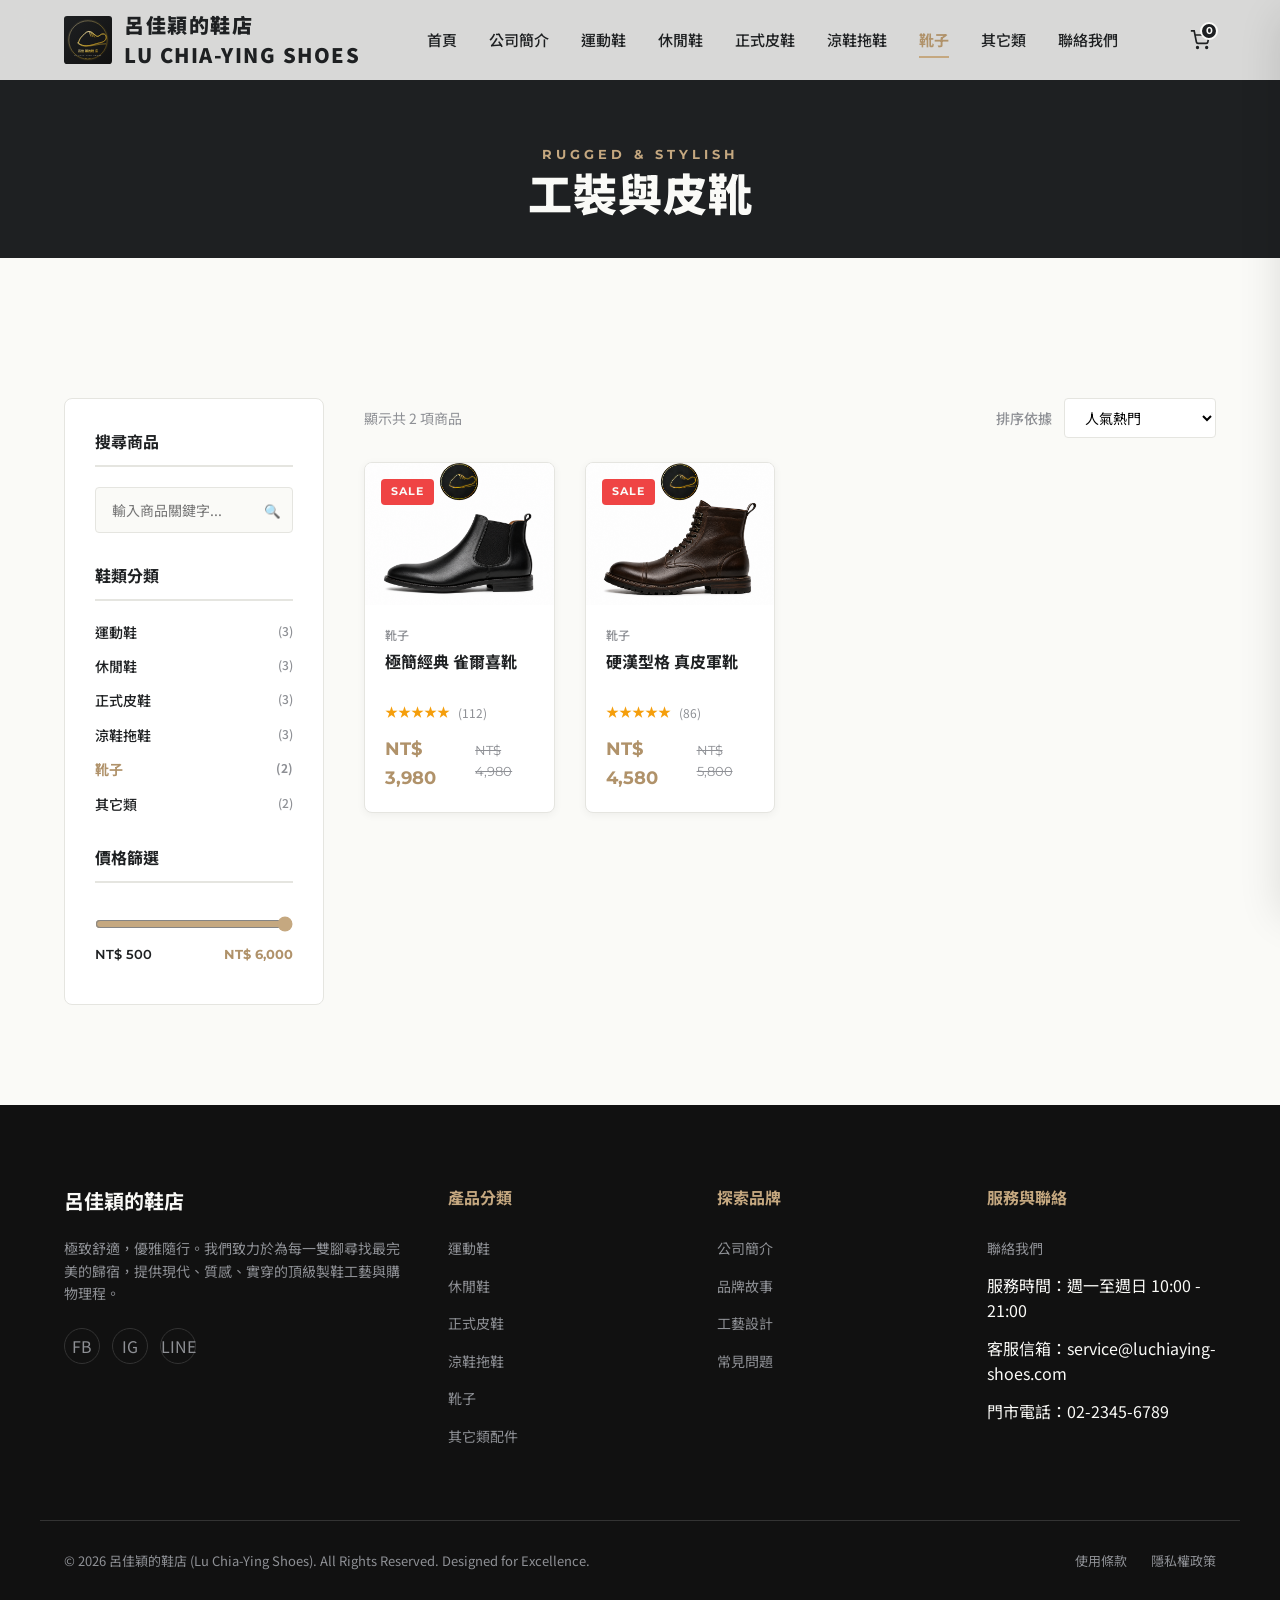
<file: boots.html>
<!DOCTYPE html>
<html lang="zh-TW">
<head>
  <meta charset="UTF-8">
  <meta name="viewport" content="width=device-width, initial-scale=1.0">
  <title>靴子系列 | 呂佳穎的鞋店</title>
  <meta name="description" content="選購「呂佳穎的鞋店」經典工裝皮靴。極簡雀爾喜短靴與側拉鍊戰術皮軍靴，厚實耐磨頭層牛皮，修飾腿型、霸氣有型。">
  <link rel="stylesheet" href="css/style.css">
  <link rel="icon" href="assets/images/呂佳穎的鞋店.svg" type="image/svg+xml">
</head>
<body id="page-shop-category">

  <!-- Header -->
  <header>
    <div class="container navbar">
      <a href="index.html" class="logo">
        <img src="assets/images/呂佳穎的鞋店.svg" alt="呂佳穎的鞋店官方品牌Logo" title="呂佳穎的鞋店官方品牌Logo">
        <div>
          <span>呂佳穎的鞋店</span>
          <span class="logo-sub">LU CHIA-YING SHOES</span>
        </div>
      </a>
      <nav class="nav-links" id="nav-links">
        <a href="index.html" id="nav-home">首頁</a>
        <a href="about.html" id="nav-about">公司簡介</a>
        <a href="sports.html" id="nav-sports">運動鞋</a>
        <a href="casual.html" id="nav-casual">休閒鞋</a>
        <a href="formal.html" id="nav-formal">正式皮鞋</a>
        <a href="sandals.html" id="nav-sandals">涼鞋拖鞋</a>
        <a href="boots.html" class="active" id="nav-boots">靴子</a>
        <a href="others.html" id="nav-others">其它類</a>
        <a href="contact.html" id="nav-contact">聯絡我們</a>
      </nav>
      <div class="nav-actions">
        <a href="#" class="nav-btn" id="cart-open-btn">
          <svg xmlns="http://www.w3.org/2000/svg" viewBox="0 0 24 24" width="20" height="20" fill="none" stroke="currentColor" stroke-width="2">
            <circle cx="9" cy="21" r="1"/>
            <circle cx="20" cy="21" r="1"/>
            <path d="M1 1h4l2.68 13.39a2 2 0 0 0 2 1.61h9.72a2 2 0 0 0 2-1.61L23 6H6"/>
          </svg>
          <span class="cart-count">0</span>
        </a>
        <div class="menu-toggle" id="menu-toggle">
          <span></span>
          <span></span>
          <span></span>
        </div>
      </div>
    </div>
  </header>

  <!-- Category Title Section -->
  <section class="section" style="padding: 140px 0 40px; background-color: var(--primary); color: var(--text-light);">
    <div class="container" style="text-align: center;">
      <span class="section-subtitle" style="color: var(--accent);">RUGGED & STYLISH</span>
      <h1 class="hero-title" style="margin-bottom: 0; font-size: 44px;">工裝與皮靴</h1>
    </div>
  </section>

  <!-- Shop Main Section -->
  <section class="section">
    <div class="container shop-layout">
      <!-- Sidebar Filters -->
      <aside class="shop-sidebar">
        <!-- Search widget -->
        <div class="sidebar-widget">
          <h4 class="widget-title">搜尋商品</h4>
          <div class="search-box">
            <input type="text" id="shop-search" placeholder="輸入商品關鍵字...">
            <button type="button">🔍</button>
          </div>
        </div>
        
        <!-- Category Navigator -->
        <div class="sidebar-widget">
          <h4 class="widget-title">鞋類分類</h4>
          <ul class="filter-list">
            <li><a href="sports.html" class="filter-link">運動鞋 <span>(3)</span></a></li>
            <li><a href="casual.html" class="filter-link">休閒鞋 <span>(3)</span></a></li>
            <li><a href="formal.html" class="filter-link">正式皮鞋 <span>(3)</span></a></li>
            <li><a href="sandals.html" class="filter-link">涼鞋拖鞋 <span>(3)</span></a></li>
            <li><a href="boots.html" class="filter-link active">靴子 <span>(2)</span></a></li>
            <li><a href="others.html" class="filter-link">其它類 <span>(2)</span></a></li>
          </ul>
        </div>

        <!-- Price Range Filter -->
        <div class="sidebar-widget">
          <h4 class="widget-title">價格篩選</h4>
          <div class="price-slider-wrap">
            <input type="range" id="price-filter" min="500" max="6000" step="100" value="6000">
            <div class="price-label">
              <span>NT$ 500</span>
              <span id="price-value" style="color: var(--accent-hover); font-weight: 700;">NT$ 6,000</span>
            </div>
          </div>
        </div>
      </aside>

      <!-- Products Content -->
      <main class="shop-main">
        <div class="shop-content-header">
          <div class="results-count">顯示共 <span id="result-count-val">0</span> 項商品</div>
          <div style="display: flex; align-items: center; gap: 12px;">
            <label for="shop-sort" style="font-size: 14px; font-weight: 500; color: var(--text-muted);">排序依據</label>
            <select id="shop-sort" class="sort-select">
              <option value="popularity">人氣熱門</option>
              <option value="price-asc">價格：由低到高</option>
              <option value="price-desc">價格：由高到低</option>
              <option value="rating">評價分數</option>
            </select>
          </div>
        </div>

        <!-- Dynamic Grid of Products -->
        <div class="products-grid" id="category-products-grid" data-category="boots">
          <!-- Rendered dynamically by main.js -->
        </div>
      </main>
    </div>
  </section>

  <!-- Footer -->
  <footer>
    <div class="container footer-grid">
      <div class="footer-about">
        <h4>呂佳穎的鞋店</h4>
        <p>極致舒適，優雅隨行。我們致力於為每一雙腳尋找最完美的歸宿，提供現代、質感、實穿的頂級製鞋工藝與購物理程。</p>
        <div class="footer-socials">
          <a href="#" class="social-link">FB</a>
          <a href="#" class="social-link">IG</a>
          <a href="#" class="social-link">LINE</a>
        </div>
      </div>
      <div class="footer-links-col">
        <h5>產品分類</h5>
        <ul>
          <li><a href="sports.html">運動鞋</a></li>
          <li><a href="casual.html">休閒鞋</a></li>
          <li><a href="formal.html">正式皮鞋</a></li>
          <li><a href="sandals.html">涼鞋拖鞋</a></li>
          <li><a href="boots.html">靴子</a></li>
          <li><a href="others.html">其它類配件</a></li>
        </ul>
      </div>
      <div class="footer-links-col">
        <h5>探索品牌</h5>
        <ul>
          <li><a href="about.html">公司簡介</a></li>
          <li><a href="about.html#story">品牌故事</a></li>
          <li><a href="about.html#philosophy">工藝設計</a></li>
          <li><a href="contact.html#faq">常見問題</a></li>
        </ul>
      </div>
      <div class="footer-links-col">
        <h5>服務與聯絡</h5>
        <ul>
          <li><a href="contact.html">聯絡我們</a></li>
          <li>服務時間：週一至週日 10:00 - 21:00</li>
          <li>客服信箱：service@luchiaying-shoes.com</li>
          <li>門市電話：02-2345-6789</li>
        </ul>
      </div>
    </div>
    <div class="container footer-bottom">
      <p>&copy; 2026 呂佳穎的鞋店 (Lu Chia-Ying Shoes). All Rights Reserved. Designed for Excellence.</p>
      <div class="footer-bottom-links">
        <a href="#">使用條款</a>
        <a href="#">隱私權政策</a>
      </div>
    </div>
  </footer>

  <!-- Cart Drawer Overlay -->
  <div class="cart-drawer-overlay" id="cart-drawer-overlay"></div>

  <!-- Cart Drawer -->
  <div class="cart-drawer" id="cart-drawer">
    <div class="cart-header">
      <span class="cart-title">購物車清單</span>
      <span class="cart-close-btn" id="cart-close-btn">&times;</span>
    </div>
    <div class="cart-items-wrap" id="cart-items-wrap">
      <!-- Dynamic cart items -->
    </div>
    <div class="cart-footer">
      <div class="cart-subtotal">
        <span>商品小計:</span>
        <span class="cart-subtotal-price" id="cart-subtotal-price">NT$ 0</span>
      </div>
      <button class="btn btn-checkout" id="checkout-btn">立即結帳</button>
    </div>
  </div>

  <!-- Scripts -->
  <script src="js/products-data.js"></script>
  <script src="js/main.js"></script>
</body>
</html>
</file>
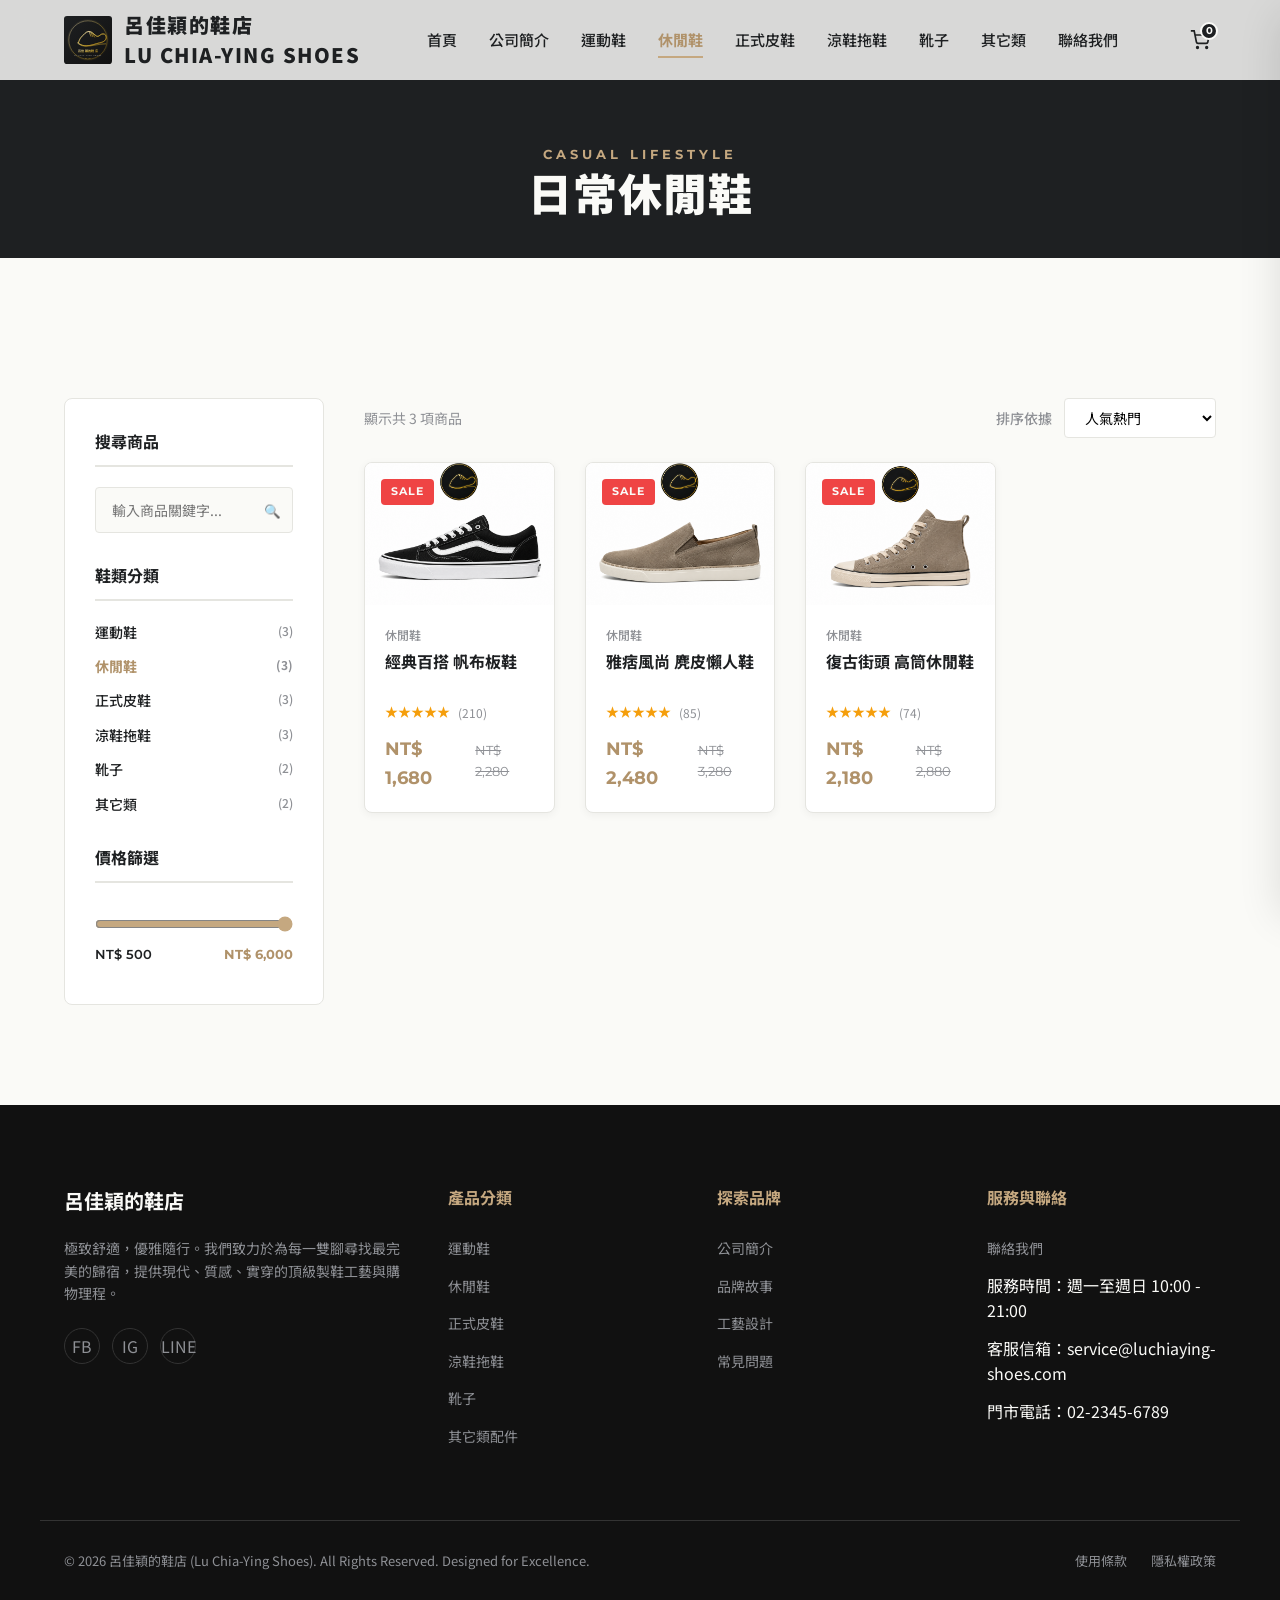
<file: casual.html>
<!DOCTYPE html>
<html lang="zh-TW">
<head>
  <meta charset="UTF-8">
  <meta name="viewport" content="width=device-width, initial-scale=1.0">
  <title>休閒鞋系列 | 呂佳穎的鞋店</title>
  <meta name="description" content="選購「呂佳穎的鞋店」高階日常休閒鞋。提供經典帆布鞋、極致麂皮懶人鞋與拼色工裝高筒鞋，讓日常出街自在隨意又有型。">
  <link rel="stylesheet" href="css/style.css">
  <link rel="icon" href="assets/images/呂佳穎的鞋店.svg" type="image/svg+xml">
</head>
<body id="page-shop-category">

  <!-- Header -->
  <header>
    <div class="container navbar">
      <a href="index.html" class="logo">
        <img src="assets/images/呂佳穎的鞋店.svg" alt="呂佳穎的鞋店官方品牌Logo" title="呂佳穎的鞋店官方品牌Logo">
        <div>
          <span>呂佳穎的鞋店</span>
          <span class="logo-sub">LU CHIA-YING SHOES</span>
        </div>
      </a>
      <nav class="nav-links" id="nav-links">
        <a href="index.html" id="nav-home">首頁</a>
        <a href="about.html" id="nav-about">公司簡介</a>
        <a href="sports.html" id="nav-sports">運動鞋</a>
        <a href="casual.html" class="active" id="nav-casual">休閒鞋</a>
        <a href="formal.html" id="nav-formal">正式皮鞋</a>
        <a href="sandals.html" id="nav-sandals">涼鞋拖鞋</a>
        <a href="boots.html" id="nav-boots">靴子</a>
        <a href="others.html" id="nav-others">其它類</a>
        <a href="contact.html" id="nav-contact">聯絡我們</a>
      </nav>
      <div class="nav-actions">
        <a href="#" class="nav-btn" id="cart-open-btn">
          <svg xmlns="http://www.w3.org/2000/svg" viewBox="0 0 24 24" width="20" height="20" fill="none" stroke="currentColor" stroke-width="2">
            <circle cx="9" cy="21" r="1"/>
            <circle cx="20" cy="21" r="1"/>
            <path d="M1 1h4l2.68 13.39a2 2 0 0 0 2 1.61h9.72a2 2 0 0 0 2-1.61L23 6H6"/>
          </svg>
          <span class="cart-count">0</span>
        </a>
        <div class="menu-toggle" id="menu-toggle">
          <span></span>
          <span></span>
          <span></span>
        </div>
      </div>
    </div>
  </header>

  <!-- Category Title Section -->
  <section class="section" style="padding: 140px 0 40px; background-color: var(--primary); color: var(--text-light);">
    <div class="container" style="text-align: center;">
      <span class="section-subtitle" style="color: var(--accent);">CASUAL LIFESTYLE</span>
      <h1 class="hero-title" style="margin-bottom: 0; font-size: 44px;">日常休閒鞋</h1>
    </div>
  </section>

  <!-- Shop Main Section -->
  <section class="section">
    <div class="container shop-layout">
      <!-- Sidebar Filters -->
      <aside class="shop-sidebar">
        <!-- Search widget -->
        <div class="sidebar-widget">
          <h4 class="widget-title">搜尋商品</h4>
          <div class="search-box">
            <input type="text" id="shop-search" placeholder="輸入商品關鍵字...">
            <button type="button">🔍</button>
          </div>
        </div>
        
        <!-- Category Navigator -->
        <div class="sidebar-widget">
          <h4 class="widget-title">鞋類分類</h4>
          <ul class="filter-list">
            <li><a href="sports.html" class="filter-link">運動鞋 <span>(3)</span></a></li>
            <li><a href="casual.html" class="filter-link active">休閒鞋 <span>(3)</span></a></li>
            <li><a href="formal.html" class="filter-link">正式皮鞋 <span>(3)</span></a></li>
            <li><a href="sandals.html" class="filter-link">涼鞋拖鞋 <span>(3)</span></a></li>
            <li><a href="boots.html" class="filter-link">靴子 <span>(2)</span></a></li>
            <li><a href="others.html" class="filter-link">其它類 <span>(2)</span></a></li>
          </ul>
        </div>

        <!-- Price Range Filter -->
        <div class="sidebar-widget">
          <h4 class="widget-title">價格篩選</h4>
          <div class="price-slider-wrap">
            <input type="range" id="price-filter" min="500" max="6000" step="100" value="6000">
            <div class="price-label">
              <span>NT$ 500</span>
              <span id="price-value" style="color: var(--accent-hover); font-weight: 700;">NT$ 6,000</span>
            </div>
          </div>
        </div>
      </aside>

      <!-- Products Content -->
      <main class="shop-main">
        <div class="shop-content-header">
          <div class="results-count">顯示共 <span id="result-count-val">0</span> 項商品</div>
          <div style="display: flex; align-items: center; gap: 12px;">
            <label for="shop-sort" style="font-size: 14px; font-weight: 500; color: var(--text-muted);">排序依據</label>
            <select id="shop-sort" class="sort-select">
              <option value="popularity">人氣熱門</option>
              <option value="price-asc">價格：由低到高</option>
              <option value="price-desc">價格：由高到低</option>
              <option value="rating">評價分數</option>
            </select>
          </div>
        </div>

        <!-- Dynamic Grid of Products -->
        <div class="products-grid" id="category-products-grid" data-category="casual">
          <!-- Rendered dynamically by main.js -->
        </div>
      </main>
    </div>
  </section>

  <!-- Footer -->
  <footer>
    <div class="container footer-grid">
      <div class="footer-about">
        <h4>呂佳穎的鞋店</h4>
        <p>極致舒適，優雅隨行。我們致力於為每一雙腳尋找最完美的歸宿，提供現代、質感、實穿的頂級製鞋工藝與購物理程。</p>
        <div class="footer-socials">
          <a href="#" class="social-link">FB</a>
          <a href="#" class="social-link">IG</a>
          <a href="#" class="social-link">LINE</a>
        </div>
      </div>
      <div class="footer-links-col">
        <h5>產品分類</h5>
        <ul>
          <li><a href="sports.html">運動鞋</a></li>
          <li><a href="casual.html">休閒鞋</a></li>
          <li><a href="formal.html">正式皮鞋</a></li>
          <li><a href="sandals.html">涼鞋拖鞋</a></li>
          <li><a href="boots.html">靴子</a></li>
          <li><a href="others.html">其它類配件</a></li>
        </ul>
      </div>
      <div class="footer-links-col">
        <h5>探索品牌</h5>
        <ul>
          <li><a href="about.html">公司簡介</a></li>
          <li><a href="about.html#story">品牌故事</a></li>
          <li><a href="about.html#philosophy">工藝設計</a></li>
          <li><a href="contact.html#faq">常見問題</a></li>
        </ul>
      </div>
      <div class="footer-links-col">
        <h5>服務與聯絡</h5>
        <ul>
          <li><a href="contact.html">聯絡我們</a></li>
          <li>服務時間：週一至週日 10:00 - 21:00</li>
          <li>客服信箱：service@luchiaying-shoes.com</li>
          <li>門市電話：02-2345-6789</li>
        </ul>
      </div>
    </div>
    <div class="container footer-bottom">
      <p>&copy; 2026 呂佳穎的鞋店 (Lu Chia-Ying Shoes). All Rights Reserved. Designed for Excellence.</p>
      <div class="footer-bottom-links">
        <a href="#">使用條款</a>
        <a href="#">隱私權政策</a>
      </div>
    </div>
  </footer>

  <!-- Cart Drawer Overlay -->
  <div class="cart-drawer-overlay" id="cart-drawer-overlay"></div>

  <!-- Cart Drawer -->
  <div class="cart-drawer" id="cart-drawer">
    <div class="cart-header">
      <span class="cart-title">購物車清單</span>
      <span class="cart-close-btn" id="cart-close-btn">&times;</span>
    </div>
    <div class="cart-items-wrap" id="cart-items-wrap">
      <!-- Dynamic cart items -->
    </div>
    <div class="cart-footer">
      <div class="cart-subtotal">
        <span>商品小計:</span>
        <span class="cart-subtotal-price" id="cart-subtotal-price">NT$ 0</span>
      </div>
      <button class="btn btn-checkout" id="checkout-btn">立即結帳</button>
    </div>
  </div>

  <!-- Scripts -->
  <script src="js/products-data.js"></script>
  <script src="js/main.js"></script>
</body>
</html>
</file>
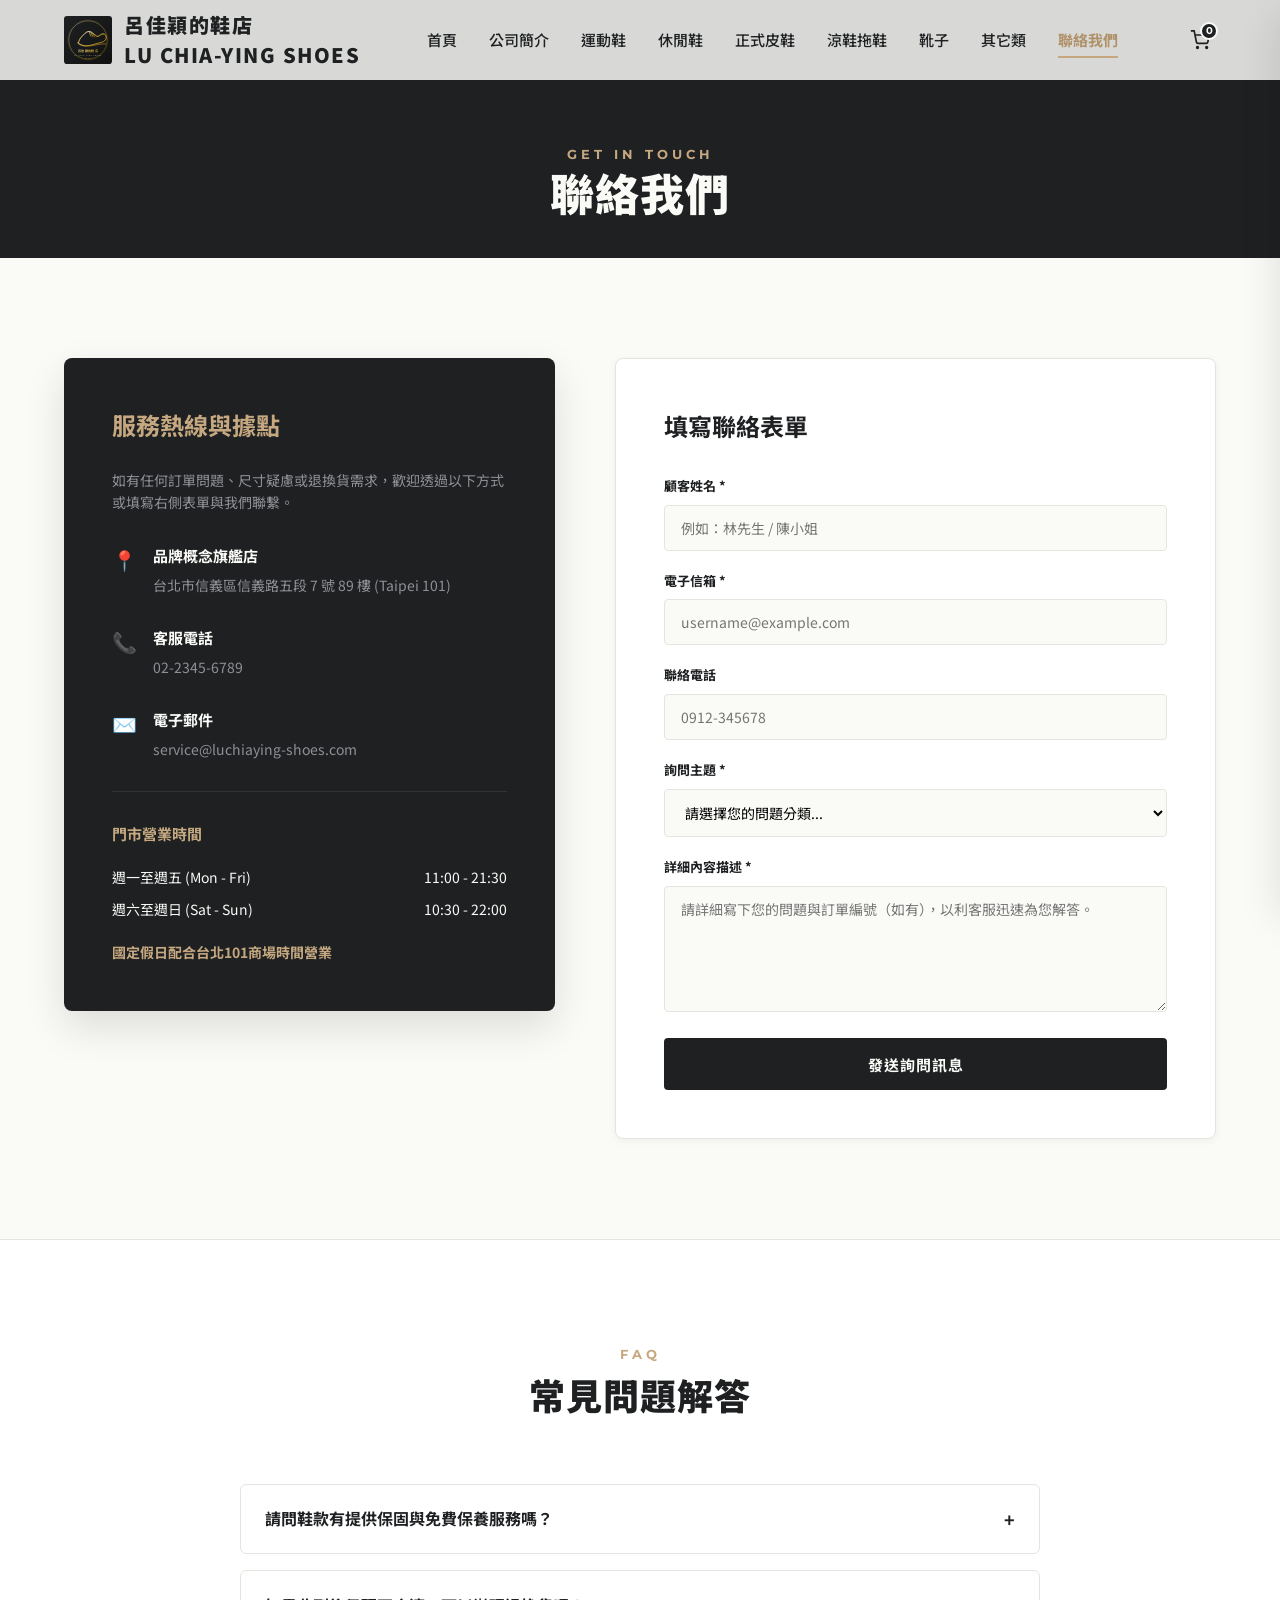
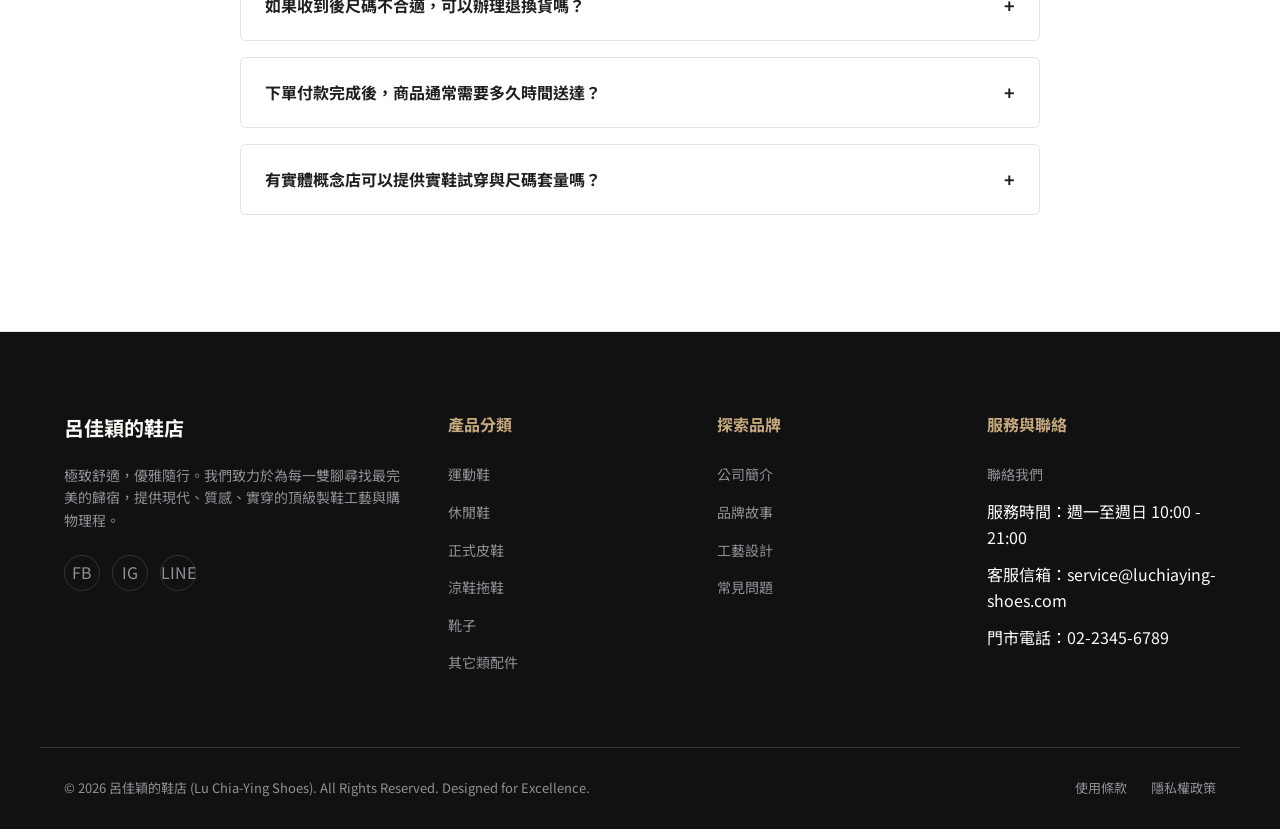
<file: contact.html>
<!DOCTYPE html>
<html lang="zh-TW">
<head>
  <meta charset="UTF-8">
  <meta name="viewport" content="width=device-width, initial-scale=1.0">
  <title>聯絡我們 | 呂佳穎的鞋店</title>
  <meta name="description" content="聯絡「呂佳穎的鞋店」。如有尺寸諮詢、退換貨申請、合作提案或產品意見回饋，請隨時填寫表單或與我們電話信箱聯絡。">
  <link rel="stylesheet" href="css/style.css">
  <link rel="icon" href="assets/images/呂佳穎的鞋店.svg" type="image/svg+xml">
</head>
<body id="page-contact">

  <!-- Header -->
  <header>
    <div class="container navbar">
      <a href="index.html" class="logo">
        <img src="assets/images/呂佳穎的鞋店.svg" alt="呂佳穎的鞋店官方品牌Logo" title="呂佳穎的鞋店官方品牌Logo">
        <div>
          <span>呂佳穎的鞋店</span>
          <span class="logo-sub">LU CHIA-YING SHOES</span>
        </div>
      </a>
      <nav class="nav-links" id="nav-links">
        <a href="index.html" id="nav-home">首頁</a>
        <a href="about.html" id="nav-about">公司簡介</a>
        <a href="sports.html" id="nav-sports">運動鞋</a>
        <a href="casual.html" id="nav-casual">休閒鞋</a>
        <a href="formal.html" id="nav-formal">正式皮鞋</a>
        <a href="sandals.html" id="nav-sandals">涼鞋拖鞋</a>
        <a href="boots.html" id="nav-boots">靴子</a>
        <a href="others.html" id="nav-others">其它類</a>
        <a href="contact.html" class="active" id="nav-contact">聯絡我們</a>
      </nav>
      <div class="nav-actions">
        <a href="#" class="nav-btn" id="cart-open-btn">
          <svg xmlns="http://www.w3.org/2000/svg" viewBox="0 0 24 24" width="20" height="20" fill="none" stroke="currentColor" stroke-width="2">
            <circle cx="9" cy="21" r="1"/>
            <circle cx="20" cy="21" r="1"/>
            <path d="M1 1h4l2.68 13.39a2 2 0 0 0 2 1.61h9.72a2 2 0 0 0 2-1.61L23 6H6"/>
          </svg>
          <span class="cart-count">0</span>
        </a>
        <div class="menu-toggle" id="menu-toggle">
          <span></span>
          <span></span>
          <span></span>
        </div>
      </div>
    </div>
  </header>

  <!-- Contact Hero Header -->
  <section class="section" style="padding: 140px 0 40px; background-color: var(--primary); color: var(--text-light); text-align: center;">
    <div class="container">
      <span class="section-subtitle" style="color: var(--accent);">GET IN TOUCH</span>
      <h1 class="hero-title" style="margin-bottom: 0; font-size: 44px;">聯絡我們</h1>
    </div>
  </section>

  <!-- Contact Form & Info Grid -->
  <section class="section">
    <div class="container contact-grid">
      <!-- Info Column -->
      <div class="contact-info-card">
        <h3>服務熱線與據點</h3>
        <p style="color: var(--text-muted); font-size: 14px; margin-bottom: 30px;">如有任何訂單問題、尺寸疑慮或退換貨需求，歡迎透過以下方式或填寫右側表單與我們聯繫。</p>
        
        <div class="info-item">
          <div class="info-icon">📍</div>
          <div>
            <h4>品牌概念旗艦店</h4>
            <p>台北市信義區信義路五段 7 號 89 樓 (Taipei 101)</p>
          </div>
        </div>

        <div class="info-item">
          <div class="info-icon">📞</div>
          <div>
            <h4>客服電話</h4>
            <p>02-2345-6789</p>
          </div>
        </div>

        <div class="info-item">
          <div class="info-icon">✉️</div>
          <div>
            <h4>電子郵件</h4>
            <p>service@luchiaying-shoes.com</p>
          </div>
        </div>

        <div class="hours-grid">
          <h4 style="font-size: 15px; font-weight: 700; color: var(--accent); margin-bottom: 10px;">門市營業時間</h4>
          <div class="hours-row">
            <span>週一至週五 (Mon - Fri)</span>
            <span>11:00 - 21:30</span>
          </div>
          <div class="hours-row">
            <span>週六至週日 (Sat - Sun)</span>
            <span>10:30 - 22:00</span>
          </div>
          <div class="hours-row" style="color: var(--accent); font-weight: 700; margin-top: 10px;">
            <span>國定假日配合台北101商場時間營業</span>
          </div>
        </div>
      </div>

      <!-- Form Column -->
      <div class="contact-form-wrap">
        <h3>填寫聯絡表單</h3>
        <form id="contact-form">
          <div class="form-group">
            <label for="contact-name">顧客姓名 *</label>
            <input type="text" id="contact-name" required placeholder="例如：林先生 / 陳小姐">
          </div>
          
          <div class="form-group">
            <label for="contact-email">電子信箱 *</label>
            <input type="email" id="contact-email" required placeholder="username@example.com">
          </div>

          <div class="form-group">
            <label for="contact-phone">聯絡電話</label>
            <input type="tel" id="contact-phone" placeholder="0912-345678">
          </div>

          <div class="form-group">
            <label for="contact-subject">詢問主題 *</label>
            <select id="contact-subject" required>
              <option value="">請選擇您的問題分類...</option>
              <option value="order">訂單與付款相關</option>
              <option value="size">鞋款尺碼諮詢</option>
              <option value="return">退換貨申請</option>
              <option value="cooperate">商業合作提案</option>
              <option value="other">其他問題意見</option>
            </select>
          </div>

          <div class="form-group">
            <label for="contact-message">詳細內容描述 *</label>
            <textarea id="contact-message" rows="5" required placeholder="請詳細寫下您的問題與訂單編號（如有），以利客服迅速為您解答。"></textarea>
          </div>

          <button type="submit" class="btn btn-submit">發送詢問訊息</button>
        </form>
      </div>
    </div>
  </section>

  <!-- FAQ Accordions Section -->
  <section class="section" id="faq" style="background-color: var(--bg-white); border-top: 1px solid var(--border-color); border-bottom: 1px solid var(--border-color);">
    <div class="container">
      <div class="section-title-wrap">
        <span class="section-subtitle">FAQ</span>
        <h2 class="section-title">常見問題解答</h2>
      </div>
      <div class="faq-wrap">
        <!-- FAQ 1 -->
        <div class="faq-item">
          <div class="faq-header">
            <span>請問鞋款有提供保固與免費保養服務嗎？</span>
            <span class="faq-icon">+</span>
          </div>
          <div class="faq-body">
            <p>有的！凡在「呂佳穎的鞋店」購買之任何正價皮鞋或靴款，皆享有<b>一年期免費鞋底沿條加固與鞋面專業蜂蠟滋養護理服務</b>（每季可送回旗艦門市保養一次）。運動鞋與涼鞋則提供非人為損壞之 3 個月內開膠免費維修保固。</p>
          </div>
        </div>

        <!-- FAQ 2 -->
        <div class="faq-item">
          <div class="faq-header">
            <span>如果收到後尺碼不合適，可以辦理退換貨嗎？</span>
            <span class="faq-icon">+</span>
          </div>
          <div class="faq-body">
            <p>沒問題！我們提供<b>首創 7 天內無條件免費退換尺碼服務</b>。請保持鞋盒包裝完整且「鞋底無室外落地行走磨損痕跡」，並在收到商品 7 天內聯繫客服或填寫本頁面表單，我們將派專車前往您指定的地點收回並送上新尺碼，您無須負擔任何來回運費。</p>
          </div>
        </div>

        <!-- FAQ 3 -->
        <div class="faq-item">
          <div class="faq-header">
            <span>下單付款完成後，商品通常需要多久時間送達？</span>
            <span class="faq-icon">+</span>
          </div>
          <div class="faq-body">
            <p>全店商品皆為台灣本地現貨，<b>工作日當天下午 3:00 前下單並付款完成，即可當天出貨</b>。大台北地區通常可在出貨隔日送達；其他縣市（不含偏遠與離島地區）則於出貨後 2 天內送達。若遇超商取貨則需 2 至 3 個工作天。</p>
          </div>
        </div>

        <!-- FAQ 4 -->
        <div class="faq-item">
          <div class="faq-header">
            <span>有實體概念店可以提供實鞋試穿與尺碼套量嗎？</span>
            <span class="faq-icon">+</span>
          </div>
          <div class="faq-body">
            <p>有的！歡迎蒞臨我們的<b>「台北101旗艦門市」</b>，現場陳列全系列運動鞋、德比皮鞋與靴款，並有專屬製鞋顧問為您進行精密 3D 腳型掃描與尺碼對照，協助您找到最服貼好走的專屬黃金尺碼。</p>
          </div>
        </div>
      </div>
    </div>
  </section>

  <!-- Footer -->
  <footer>
    <div class="container footer-grid">
      <div class="footer-about">
        <h4>呂佳穎的鞋店</h4>
        <p>極致舒適，優雅隨行。我們致力於為每一雙腳尋找最完美的歸宿，提供現代、質感、實穿的頂級製鞋工藝與購物理程。</p>
        <div class="footer-socials">
          <a href="#" class="social-link">FB</a>
          <a href="#" class="social-link">IG</a>
          <a href="#" class="social-link">LINE</a>
        </div>
      </div>
      <div class="footer-links-col">
        <h5>產品分類</h5>
        <ul>
          <li><a href="sports.html">運動鞋</a></li>
          <li><a href="casual.html">休閒鞋</a></li>
          <li><a href="formal.html">正式皮鞋</a></li>
          <li><a href="sandals.html">涼鞋拖鞋</a></li>
          <li><a href="boots.html">靴子</a></li>
          <li><a href="others.html">其它類配件</a></li>
        </ul>
      </div>
      <div class="footer-links-col">
        <h5>探索品牌</h5>
        <ul>
          <li><a href="about.html">公司簡介</a></li>
          <li><a href="about.html#story">品牌故事</a></li>
          <li><a href="about.html#philosophy">工藝設計</a></li>
          <li><a href="contact.html#faq">常見問題</a></li>
        </ul>
      </div>
      <div class="footer-links-col">
        <h5>服務與聯絡</h5>
        <ul>
          <li><a href="contact.html">聯絡我們</a></li>
          <li>服務時間：週一至週日 10:00 - 21:00</li>
          <li>客服信箱：service@luchiaying-shoes.com</li>
          <li>門市電話：02-2345-6789</li>
        </ul>
      </div>
    </div>
    <div class="container footer-bottom">
      <p>&copy; 2026 呂佳穎的鞋店 (Lu Chia-Ying Shoes). All Rights Reserved. Designed for Excellence.</p>
      <div class="footer-bottom-links">
        <a href="#">使用條款</a>
        <a href="#">隱私權政策</a>
      </div>
    </div>
  </footer>

  <!-- Cart Drawer Overlay -->
  <div class="cart-drawer-overlay" id="cart-drawer-overlay"></div>

  <!-- Cart Drawer -->
  <div class="cart-drawer" id="cart-drawer">
    <div class="cart-header">
      <span class="cart-title">購物車清單</span>
      <span class="cart-close-btn" id="cart-close-btn">&times;</span>
    </div>
    <div class="cart-items-wrap" id="cart-items-wrap">
      <!-- Dynamic cart items -->
    </div>
    <div class="cart-footer">
      <div class="cart-subtotal">
        <span>商品小計:</span>
        <span class="cart-subtotal-price" id="cart-subtotal-price">NT$ 0</span>
      </div>
      <button class="btn btn-checkout" id="checkout-btn">立即結帳</button>
    </div>
  </div>

  <!-- Scripts -->
  <script src="js/products-data.js"></script>
  <script src="js/main.js"></script>
</body>
</html>
</file>
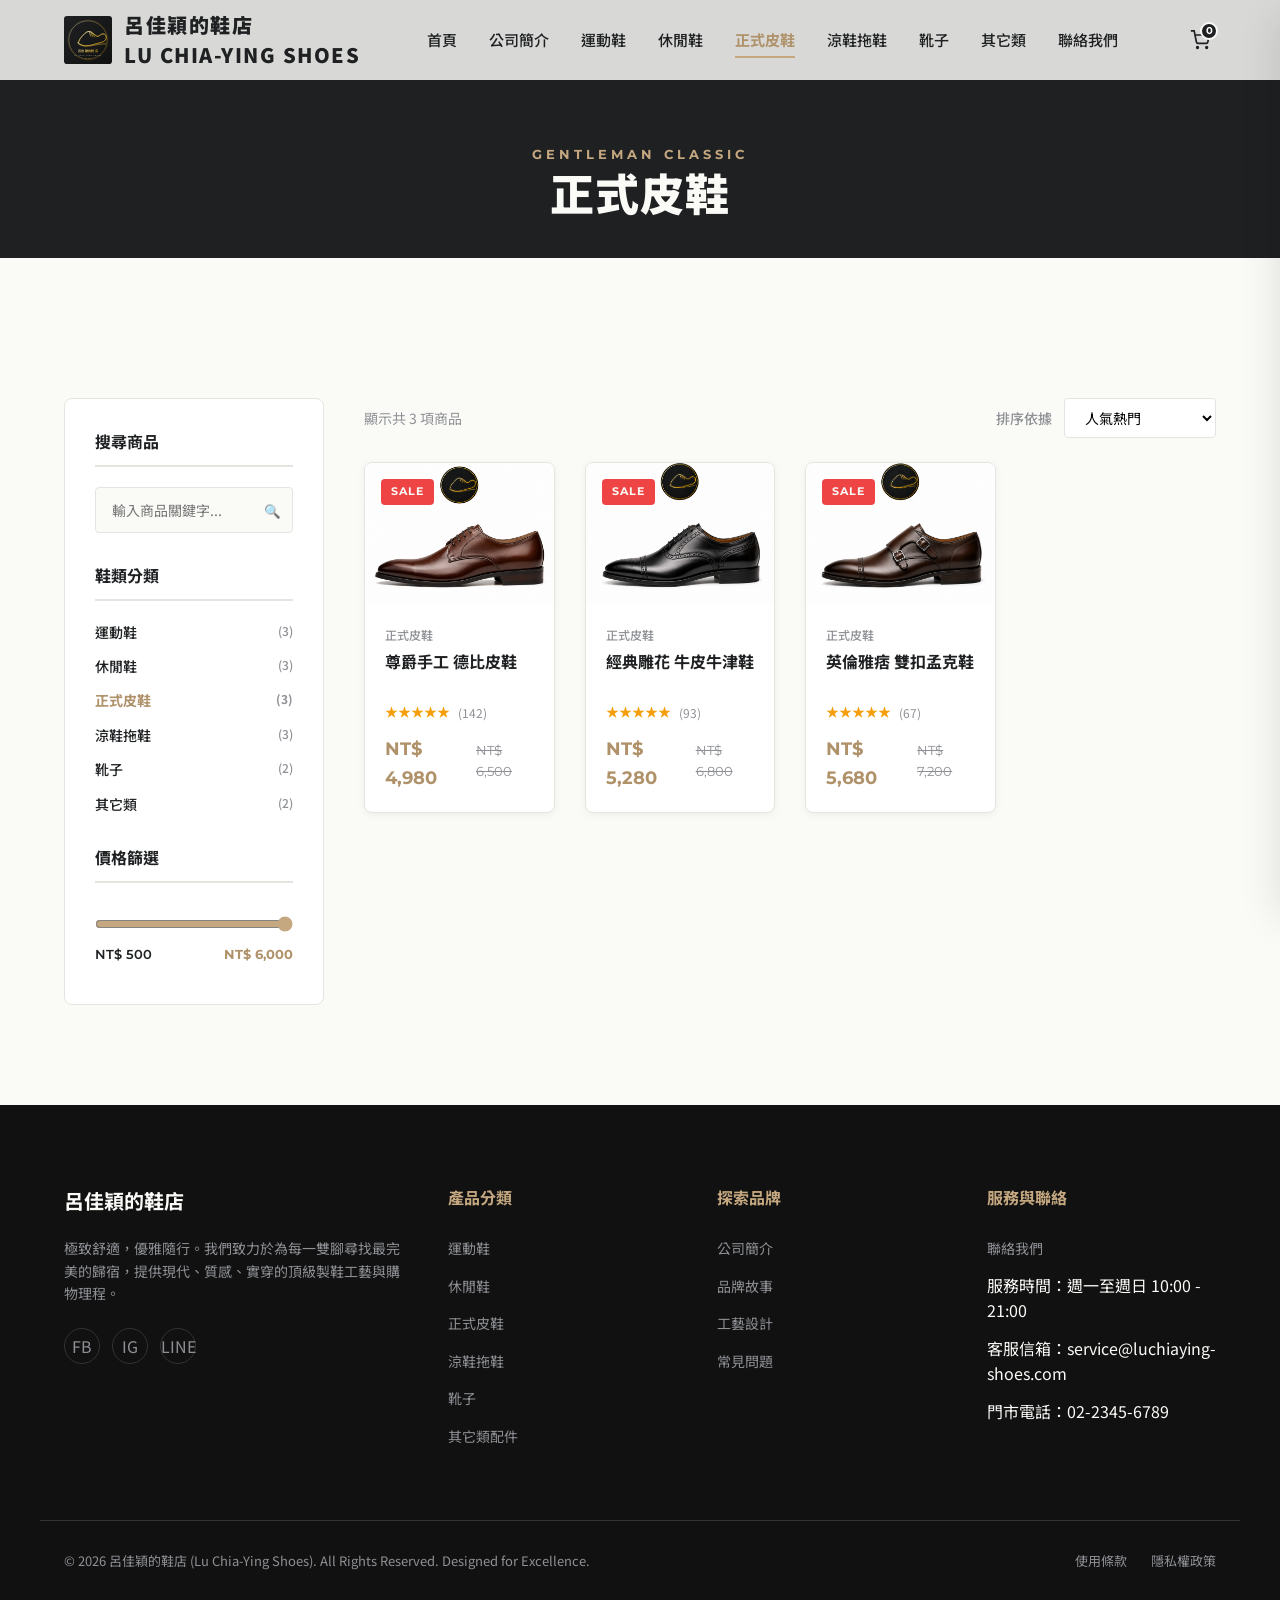
<file: formal.html>
<!DOCTYPE html>
<html lang="zh-TW">
<head>
  <meta charset="UTF-8">
  <meta name="viewport" content="width=device-width, initial-scale=1.0">
  <title>正式皮鞋系列 | 呂佳穎的鞋店</title>
  <meta name="description" content="選購「呂佳穎的鞋店」頂級手工正式皮鞋。經典手工德比皮鞋、翼紋雕花牛津鞋與雙扣孟克鞋，歐洲進口小牛皮與職人手工拋光，商務仕紳正裝首選。">
  <link rel="stylesheet" href="css/style.css">
  <link rel="icon" href="assets/images/呂佳穎的鞋店.svg" type="image/svg+xml">
</head>
<body id="page-shop-category">

  <!-- Header -->
  <header>
    <div class="container navbar">
      <a href="index.html" class="logo">
        <img src="assets/images/呂佳穎的鞋店.svg" alt="呂佳穎的鞋店官方品牌Logo" title="呂佳穎的鞋店官方品牌Logo">
        <div>
          <span>呂佳穎的鞋店</span>
          <span class="logo-sub">LU CHIA-YING SHOES</span>
        </div>
      </a>
      <nav class="nav-links" id="nav-links">
        <a href="index.html" id="nav-home">首頁</a>
        <a href="about.html" id="nav-about">公司簡介</a>
        <a href="sports.html" id="nav-sports">運動鞋</a>
        <a href="casual.html" id="nav-casual">休閒鞋</a>
        <a href="formal.html" class="active" id="nav-formal">正式皮鞋</a>
        <a href="sandals.html" id="nav-sandals">涼鞋拖鞋</a>
        <a href="boots.html" id="nav-boots">靴子</a>
        <a href="others.html" id="nav-others">其它類</a>
        <a href="contact.html" id="nav-contact">聯絡我們</a>
      </nav>
      <div class="nav-actions">
        <a href="#" class="nav-btn" id="cart-open-btn">
          <svg xmlns="http://www.w3.org/2000/svg" viewBox="0 0 24 24" width="20" height="20" fill="none" stroke="currentColor" stroke-width="2">
            <circle cx="9" cy="21" r="1"/>
            <circle cx="20" cy="21" r="1"/>
            <path d="M1 1h4l2.68 13.39a2 2 0 0 0 2 1.61h9.72a2 2 0 0 0 2-1.61L23 6H6"/>
          </svg>
          <span class="cart-count">0</span>
        </a>
        <div class="menu-toggle" id="menu-toggle">
          <span></span>
          <span></span>
          <span></span>
        </div>
      </div>
    </div>
  </header>

  <!-- Category Title Section -->
  <section class="section" style="padding: 140px 0 40px; background-color: var(--primary); color: var(--text-light);">
    <div class="container" style="text-align: center;">
      <span class="section-subtitle" style="color: var(--accent);">GENTLEMAN CLASSIC</span>
      <h1 class="hero-title" style="margin-bottom: 0; font-size: 44px;">正式皮鞋</h1>
    </div>
  </section>

  <!-- Shop Main Section -->
  <section class="section">
    <div class="container shop-layout">
      <!-- Sidebar Filters -->
      <aside class="shop-sidebar">
        <!-- Search widget -->
        <div class="sidebar-widget">
          <h4 class="widget-title">搜尋商品</h4>
          <div class="search-box">
            <input type="text" id="shop-search" placeholder="輸入商品關鍵字...">
            <button type="button">🔍</button>
          </div>
        </div>
        
        <!-- Category Navigator -->
        <div class="sidebar-widget">
          <h4 class="widget-title">鞋類分類</h4>
          <ul class="filter-list">
            <li><a href="sports.html" class="filter-link">運動鞋 <span>(3)</span></a></li>
            <li><a href="casual.html" class="filter-link">休閒鞋 <span>(3)</span></a></li>
            <li><a href="formal.html" class="filter-link active">正式皮鞋 <span>(3)</span></a></li>
            <li><a href="sandals.html" class="filter-link">涼鞋拖鞋 <span>(3)</span></a></li>
            <li><a href="boots.html" class="filter-link">靴子 <span>(2)</span></a></li>
            <li><a href="others.html" class="filter-link">其它類 <span>(2)</span></a></li>
          </ul>
        </div>

        <!-- Price Range Filter -->
        <div class="sidebar-widget">
          <h4 class="widget-title">價格篩選</h4>
          <div class="price-slider-wrap">
            <input type="range" id="price-filter" min="500" max="6000" step="100" value="6000">
            <div class="price-label">
              <span>NT$ 500</span>
              <span id="price-value" style="color: var(--accent-hover); font-weight: 700;">NT$ 6,000</span>
            </div>
          </div>
        </div>
      </aside>

      <!-- Products Content -->
      <main class="shop-main">
        <div class="shop-content-header">
          <div class="results-count">顯示共 <span id="result-count-val">0</span> 項商品</div>
          <div style="display: flex; align-items: center; gap: 12px;">
            <label for="shop-sort" style="font-size: 14px; font-weight: 500; color: var(--text-muted);">排序依據</label>
            <select id="shop-sort" class="sort-select">
              <option value="popularity">人氣熱門</option>
              <option value="price-asc">價格：由低到高</option>
              <option value="price-desc">價格：由高到低</option>
              <option value="rating">評價分數</option>
            </select>
          </div>
        </div>

        <!-- Dynamic Grid of Products -->
        <div class="products-grid" id="category-products-grid" data-category="formal">
          <!-- Rendered dynamically by main.js -->
        </div>
      </main>
    </div>
  </section>

  <!-- Footer -->
  <footer>
    <div class="container footer-grid">
      <div class="footer-about">
        <h4>呂佳穎的鞋店</h4>
        <p>極致舒適，優雅隨行。我們致力於為每一雙腳尋找最完美的歸宿，提供現代、質感、實穿的頂級製鞋工藝與購物理程。</p>
        <div class="footer-socials">
          <a href="#" class="social-link">FB</a>
          <a href="#" class="social-link">IG</a>
          <a href="#" class="social-link">LINE</a>
        </div>
      </div>
      <div class="footer-links-col">
        <h5>產品分類</h5>
        <ul>
          <li><a href="sports.html">運動鞋</a></li>
          <li><a href="casual.html">休閒鞋</a></li>
          <li><a href="formal.html">正式皮鞋</a></li>
          <li><a href="sandals.html">涼鞋拖鞋</a></li>
          <li><a href="boots.html">靴子</a></li>
          <li><a href="others.html">其它類配件</a></li>
        </ul>
      </div>
      <div class="footer-links-col">
        <h5>探索品牌</h5>
        <ul>
          <li><a href="about.html">公司簡介</a></li>
          <li><a href="about.html#story">品牌故事</a></li>
          <li><a href="about.html#philosophy">工藝設計</a></li>
          <li><a href="contact.html#faq">常見問題</a></li>
        </ul>
      </div>
      <div class="footer-links-col">
        <h5>服務與聯絡</h5>
        <ul>
          <li><a href="contact.html">聯絡我們</a></li>
          <li>服務時間：週一至週日 10:00 - 21:00</li>
          <li>客服信箱：service@luchiaying-shoes.com</li>
          <li>門市電話：02-2345-6789</li>
        </ul>
      </div>
    </div>
    <div class="container footer-bottom">
      <p>&copy; 2026 呂佳穎的鞋店 (Lu Chia-Ying Shoes). All Rights Reserved. Designed for Excellence.</p>
      <div class="footer-bottom-links">
        <a href="#">使用條款</a>
        <a href="#">隱私權政策</a>
      </div>
    </div>
  </footer>

  <!-- Cart Drawer Overlay -->
  <div class="cart-drawer-overlay" id="cart-drawer-overlay"></div>

  <!-- Cart Drawer -->
  <div class="cart-drawer" id="cart-drawer">
    <div class="cart-header">
      <span class="cart-title">購物車清單</span>
      <span class="cart-close-btn" id="cart-close-btn">&times;</span>
    </div>
    <div class="cart-items-wrap" id="cart-items-wrap">
      <!-- Dynamic cart items -->
    </div>
    <div class="cart-footer">
      <div class="cart-subtotal">
        <span>商品小計:</span>
        <span class="cart-subtotal-price" id="cart-subtotal-price">NT$ 0</span>
      </div>
      <button class="btn btn-checkout" id="checkout-btn">立即結帳</button>
    </div>
  </div>

  <!-- Scripts -->
  <script src="js/products-data.js"></script>
  <script src="js/main.js"></script>
</body>
</html>
</file>
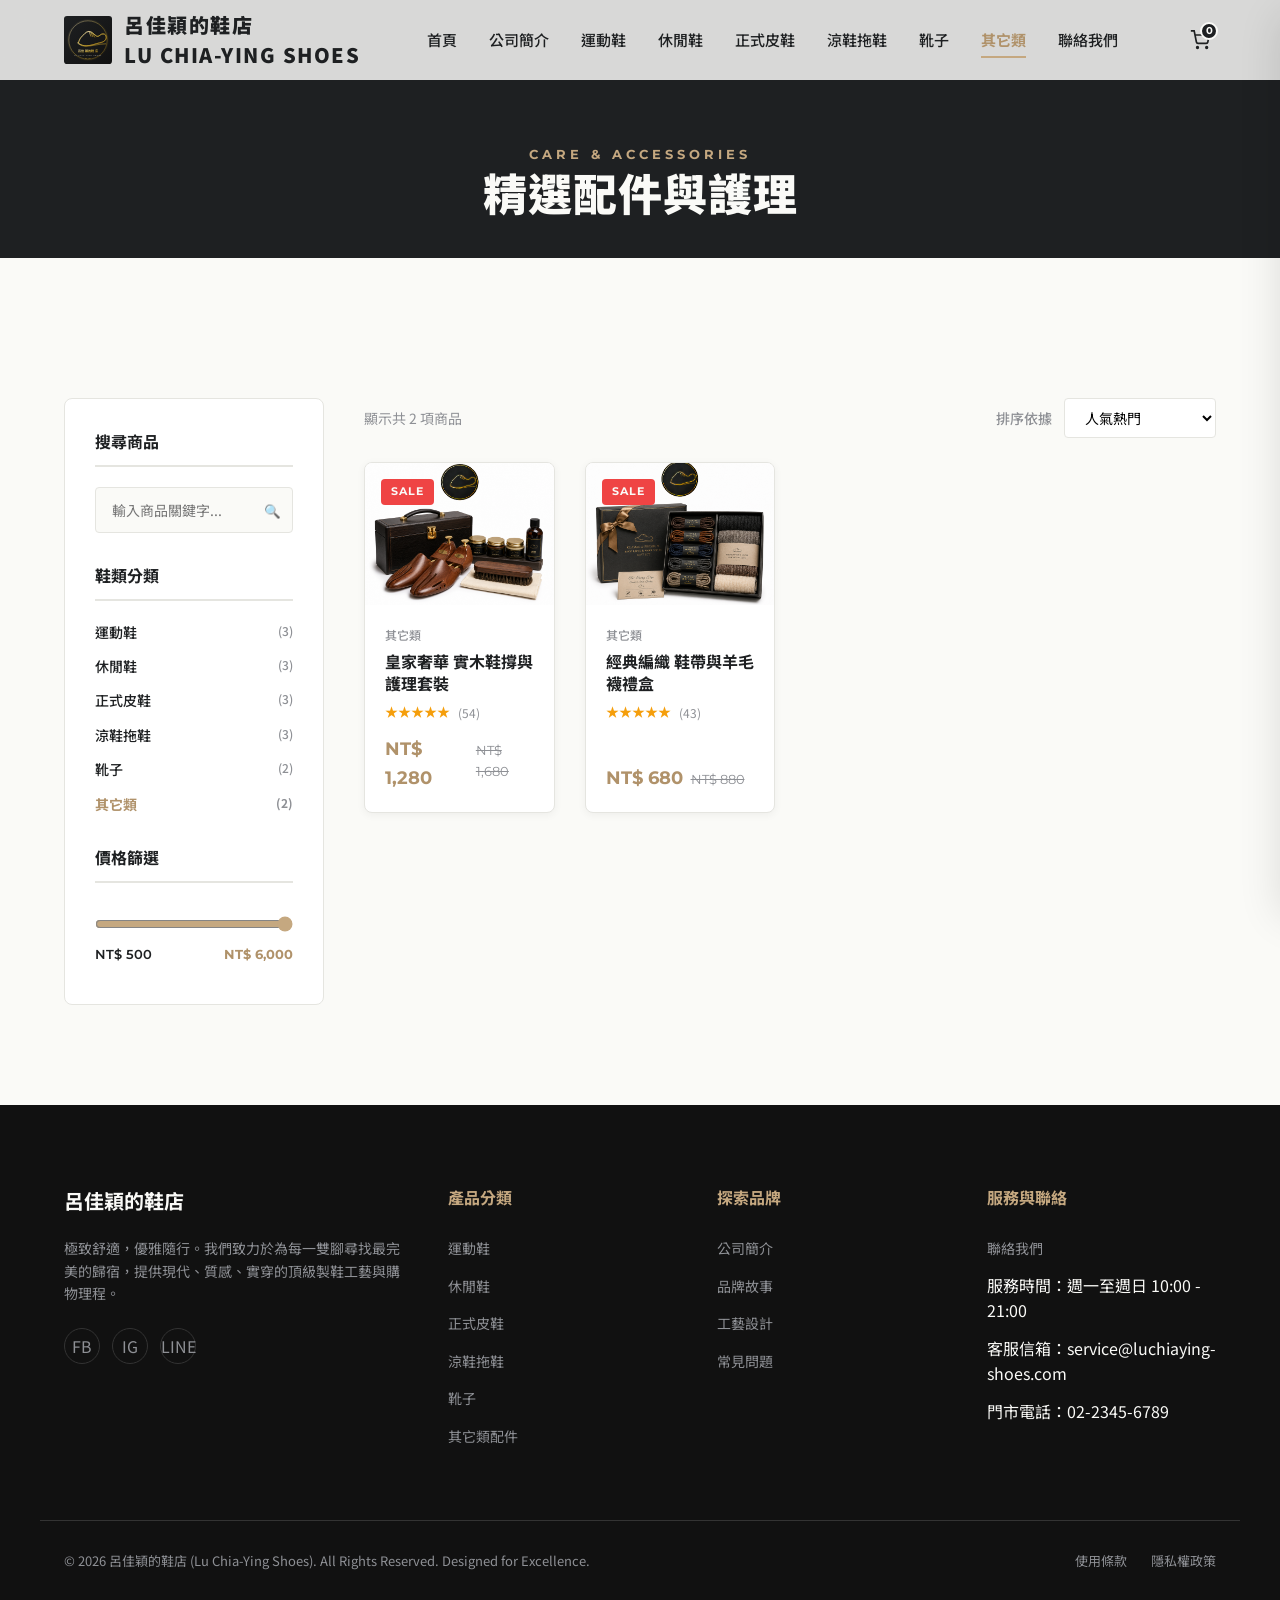
<file: others.html>
<!DOCTYPE html>
<html lang="zh-TW">
<head>
  <meta charset="UTF-8">
  <meta name="viewport" content="width=device-width, initial-scale=1.0">
  <title>其他配件系列 | 呂佳穎的鞋店</title>
  <meta name="description" content="選購「呂佳穎的鞋店」精美鞋履護理與周邊配件。紅雪松木彈簧鞋撐、頂級馬毛刷、蜂蠟鞋油保養禮盒與美麗諾羊毛混紡保暖襪。">
  <link rel="stylesheet" href="css/style.css">
  <link rel="icon" href="assets/images/呂佳穎的鞋店.svg" type="image/svg+xml">
</head>
<body id="page-shop-category">

  <!-- Header -->
  <header>
    <div class="container navbar">
      <a href="index.html" class="logo">
        <img src="assets/images/呂佳穎的鞋店.svg" alt="呂佳穎的鞋店官方品牌Logo" title="呂佳穎的鞋店官方品牌Logo">
        <div>
          <span>呂佳穎的鞋店</span>
          <span class="logo-sub">LU CHIA-YING SHOES</span>
        </div>
      </a>
      <nav class="nav-links" id="nav-links">
        <a href="index.html" id="nav-home">首頁</a>
        <a href="about.html" id="nav-about">公司簡介</a>
        <a href="sports.html" id="nav-sports">運動鞋</a>
        <a href="casual.html" id="nav-casual">休閒鞋</a>
        <a href="formal.html" id="nav-formal">正式皮鞋</a>
        <a href="sandals.html" id="nav-sandals">涼鞋拖鞋</a>
        <a href="boots.html" id="nav-boots">靴子</a>
        <a href="others.html" class="active" id="nav-others">其它類</a>
        <a href="contact.html" id="nav-contact">聯絡我們</a>
      </nav>
      <div class="nav-actions">
        <a href="#" class="nav-btn" id="cart-open-btn">
          <svg xmlns="http://www.w3.org/2000/svg" viewBox="0 0 24 24" width="20" height="20" fill="none" stroke="currentColor" stroke-width="2">
            <circle cx="9" cy="21" r="1"/>
            <circle cx="20" cy="21" r="1"/>
            <path d="M1 1h4l2.68 13.39a2 2 0 0 0 2 1.61h9.72a2 2 0 0 0 2-1.61L23 6H6"/>
          </svg>
          <span class="cart-count">0</span>
        </a>
        <div class="menu-toggle" id="menu-toggle">
          <span></span>
          <span></span>
          <span></span>
        </div>
      </div>
    </div>
  </header>

  <!-- Category Title Section -->
  <section class="section" style="padding: 140px 0 40px; background-color: var(--primary); color: var(--text-light);">
    <div class="container" style="text-align: center;">
      <span class="section-subtitle" style="color: var(--accent);">CARE & ACCESSORIES</span>
      <h1 class="hero-title" style="margin-bottom: 0; font-size: 44px;">精選配件與護理</h1>
    </div>
  </section>

  <!-- Shop Main Section -->
  <section class="section">
    <div class="container shop-layout">
      <!-- Sidebar Filters -->
      <aside class="shop-sidebar">
        <!-- Search widget -->
        <div class="sidebar-widget">
          <h4 class="widget-title">搜尋商品</h4>
          <div class="search-box">
            <input type="text" id="shop-search" placeholder="輸入商品關鍵字...">
            <button type="button">🔍</button>
          </div>
        </div>
        
        <!-- Category Navigator -->
        <div class="sidebar-widget">
          <h4 class="widget-title">鞋類分類</h4>
          <ul class="filter-list">
            <li><a href="sports.html" class="filter-link">運動鞋 <span>(3)</span></a></li>
            <li><a href="casual.html" class="filter-link">休閒鞋 <span>(3)</span></a></li>
            <li><a href="formal.html" class="filter-link">正式皮鞋 <span>(3)</span></a></li>
            <li><a href="sandals.html" class="filter-link">涼鞋拖鞋 <span>(3)</span></a></li>
            <li><a href="boots.html" class="filter-link">靴子 <span>(2)</span></a></li>
            <li><a href="others.html" class="filter-link active">其它類 <span>(2)</span></a></li>
          </ul>
        </div>

        <!-- Price Range Filter -->
        <div class="sidebar-widget">
          <h4 class="widget-title">價格篩選</h4>
          <div class="price-slider-wrap">
            <input type="range" id="price-filter" min="500" max="6000" step="100" value="6000">
            <div class="price-label">
              <span>NT$ 500</span>
              <span id="price-value" style="color: var(--accent-hover); font-weight: 700;">NT$ 6,000</span>
            </div>
          </div>
        </div>
      </aside>

      <!-- Products Content -->
      <main class="shop-main">
        <div class="shop-content-header">
          <div class="results-count">顯示共 <span id="result-count-val">0</span> 項商品</div>
          <div style="display: flex; align-items: center; gap: 12px;">
            <label for="shop-sort" style="font-size: 14px; font-weight: 500; color: var(--text-muted);">排序依據</label>
            <select id="shop-sort" class="sort-select">
              <option value="popularity">人氣熱門</option>
              <option value="price-asc">價格：由低到高</option>
              <option value="price-desc">價格：由高到低</option>
              <option value="rating">評價分數</option>
            </select>
          </div>
        </div>

        <!-- Dynamic Grid of Products -->
        <div class="products-grid" id="category-products-grid" data-category="others">
          <!-- Rendered dynamically by main.js -->
        </div>
      </main>
    </div>
  </section>

  <!-- Footer -->
  <footer>
    <div class="container footer-grid">
      <div class="footer-about">
        <h4>呂佳穎的鞋店</h4>
        <p>極致舒適，優雅隨行。我們致力於為每一雙腳尋找最完美的歸宿，提供現代、質感、實穿的頂級製鞋工藝與購物理程。</p>
        <div class="footer-socials">
          <a href="#" class="social-link">FB</a>
          <a href="#" class="social-link">IG</a>
          <a href="#" class="social-link">LINE</a>
        </div>
      </div>
      <div class="footer-links-col">
        <h5>產品分類</h5>
        <ul>
          <li><a href="sports.html">運動鞋</a></li>
          <li><a href="casual.html">休閒鞋</a></li>
          <li><a href="formal.html">正式皮鞋</a></li>
          <li><a href="sandals.html">涼鞋拖鞋</a></li>
          <li><a href="boots.html">靴子</a></li>
          <li><a href="others.html">其它類配件</a></li>
        </ul>
      </div>
      <div class="footer-links-col">
        <h5>探索品牌</h5>
        <ul>
          <li><a href="about.html">公司簡介</a></li>
          <li><a href="about.html#story">品牌故事</a></li>
          <li><a href="about.html#philosophy">工藝設計</a></li>
          <li><a href="contact.html#faq">常見問題</a></li>
        </ul>
      </div>
      <div class="footer-links-col">
        <h5>服務與聯絡</h5>
        <ul>
          <li><a href="contact.html">聯絡我們</a></li>
          <li>服務時間：週一至週日 10:00 - 21:00</li>
          <li>客服信箱：service@luchiaying-shoes.com</li>
          <li>門市電話：02-2345-6789</li>
        </ul>
      </div>
    </div>
    <div class="container footer-bottom">
      <p>&copy; 2026 呂佳穎的鞋店 (Lu Chia-Ying Shoes). All Rights Reserved. Designed for Excellence.</p>
      <div class="footer-bottom-links">
        <a href="#">使用條款</a>
        <a href="#">隱私權政策</a>
      </div>
    </div>
  </footer>

  <!-- Cart Drawer Overlay -->
  <div class="cart-drawer-overlay" id="cart-drawer-overlay"></div>

  <!-- Cart Drawer -->
  <div class="cart-drawer" id="cart-drawer">
    <div class="cart-header">
      <span class="cart-title">購物車清單</span>
      <span class="cart-close-btn" id="cart-close-btn">&times;</span>
    </div>
    <div class="cart-items-wrap" id="cart-items-wrap">
      <!-- Dynamic cart items -->
    </div>
    <div class="cart-footer">
      <div class="cart-subtotal">
        <span>商品小計:</span>
        <span class="cart-subtotal-price" id="cart-subtotal-price">NT$ 0</span>
      </div>
      <button class="btn btn-checkout" id="checkout-btn">立即結帳</button>
    </div>
  </div>

  <!-- Scripts -->
  <script src="js/products-data.js"></script>
  <script src="js/main.js"></script>
</body>
</html>
</file>
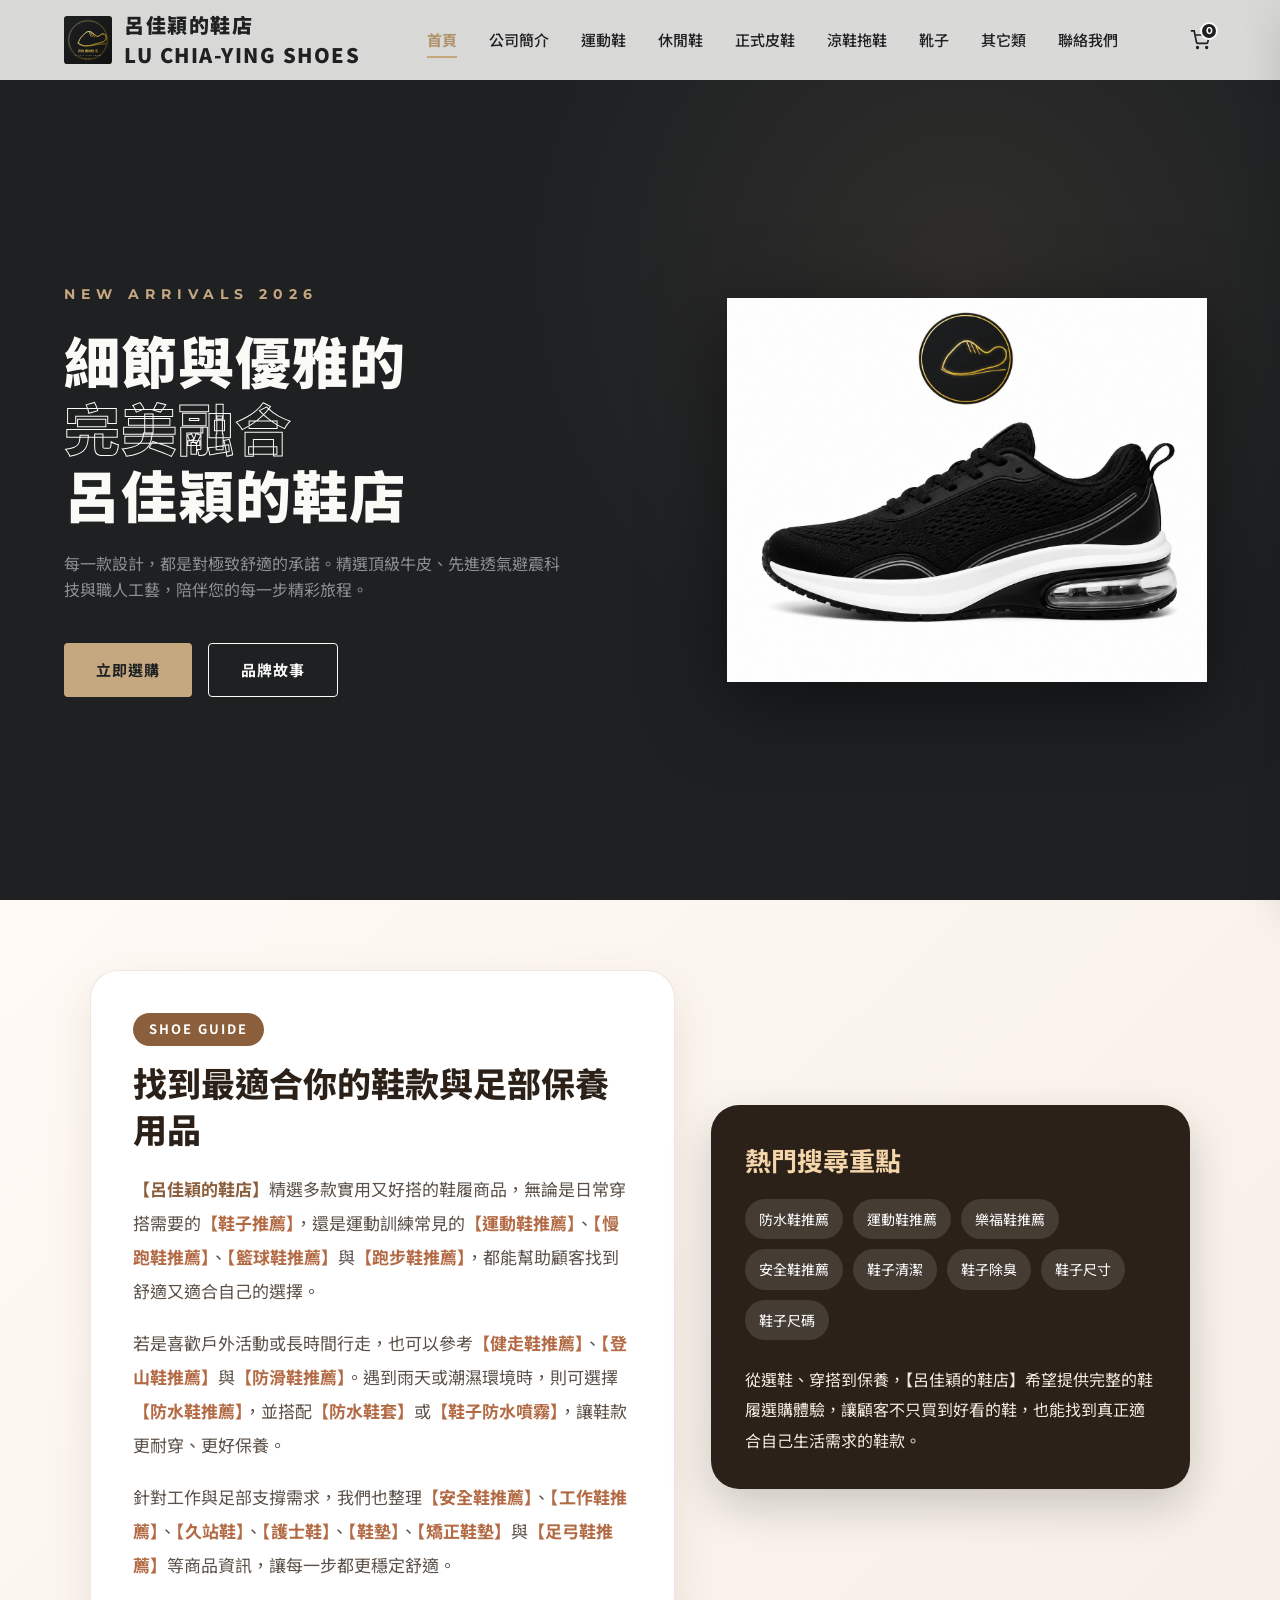
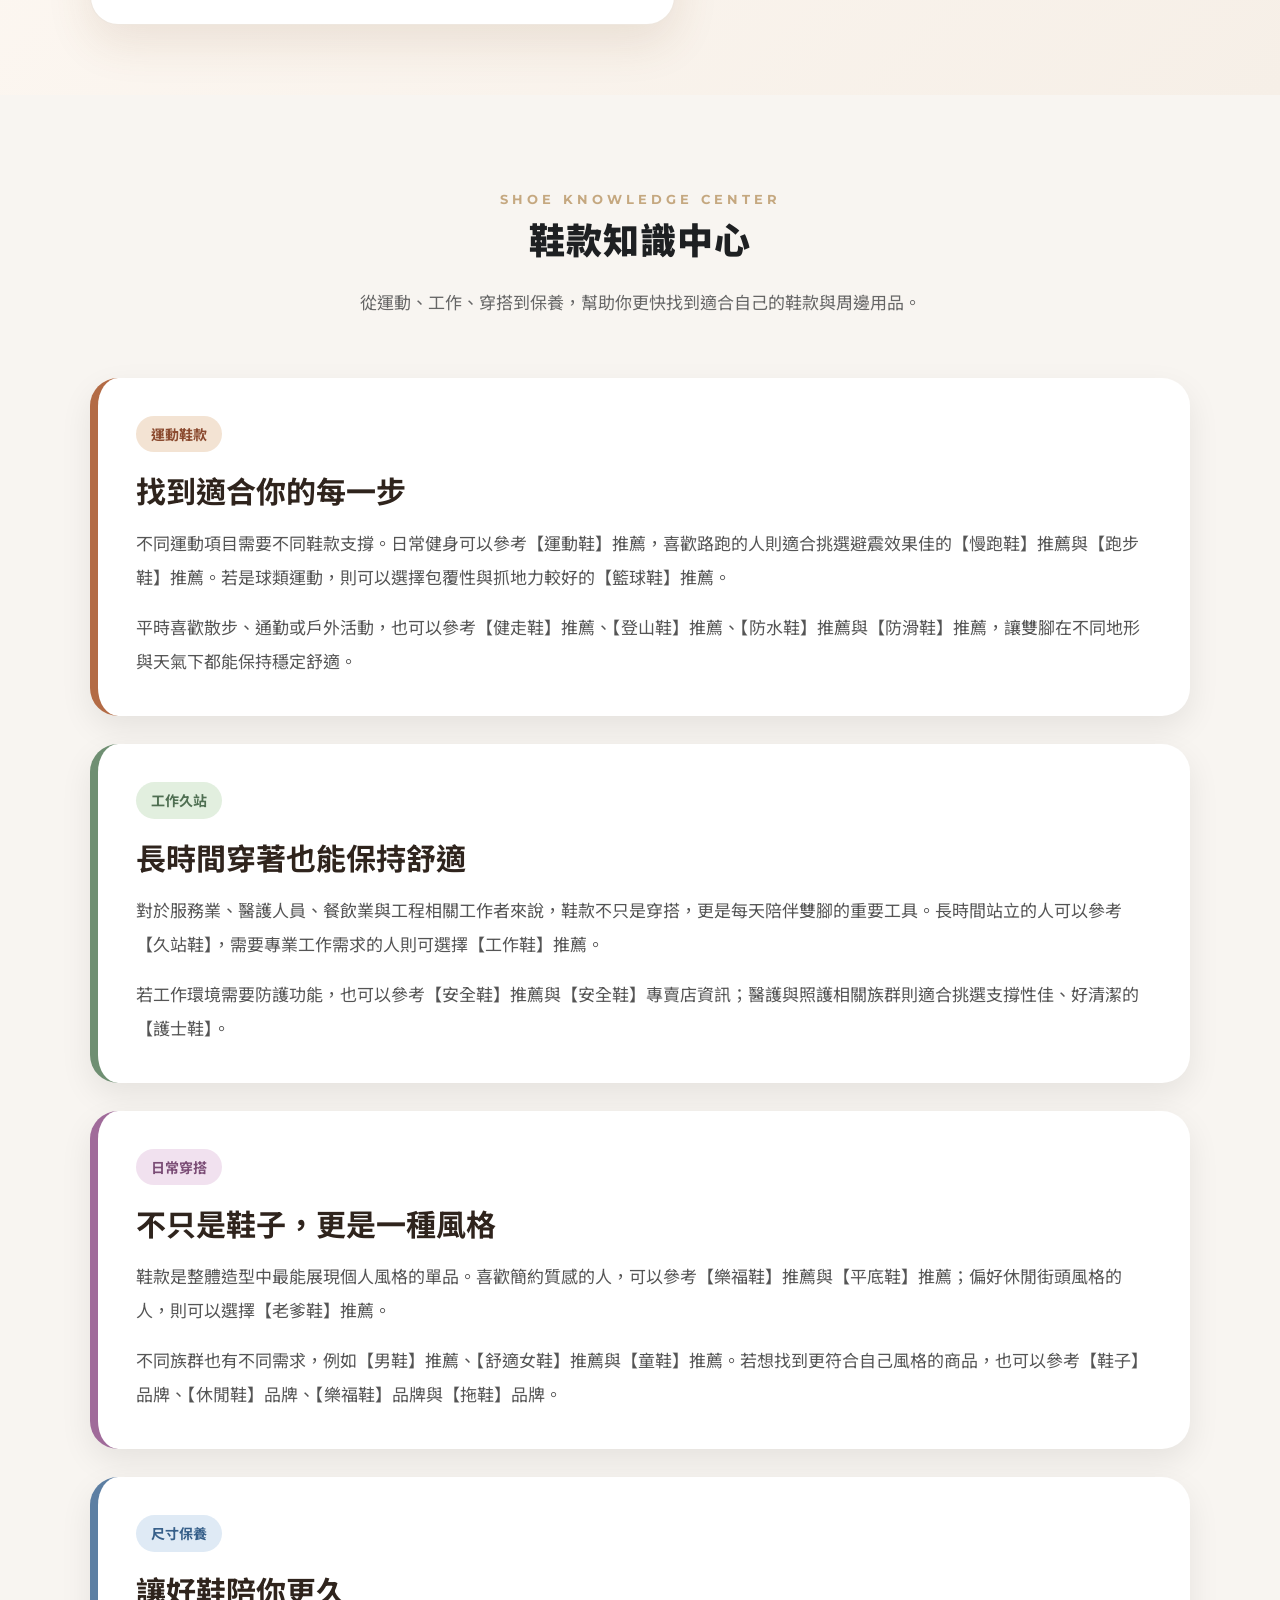
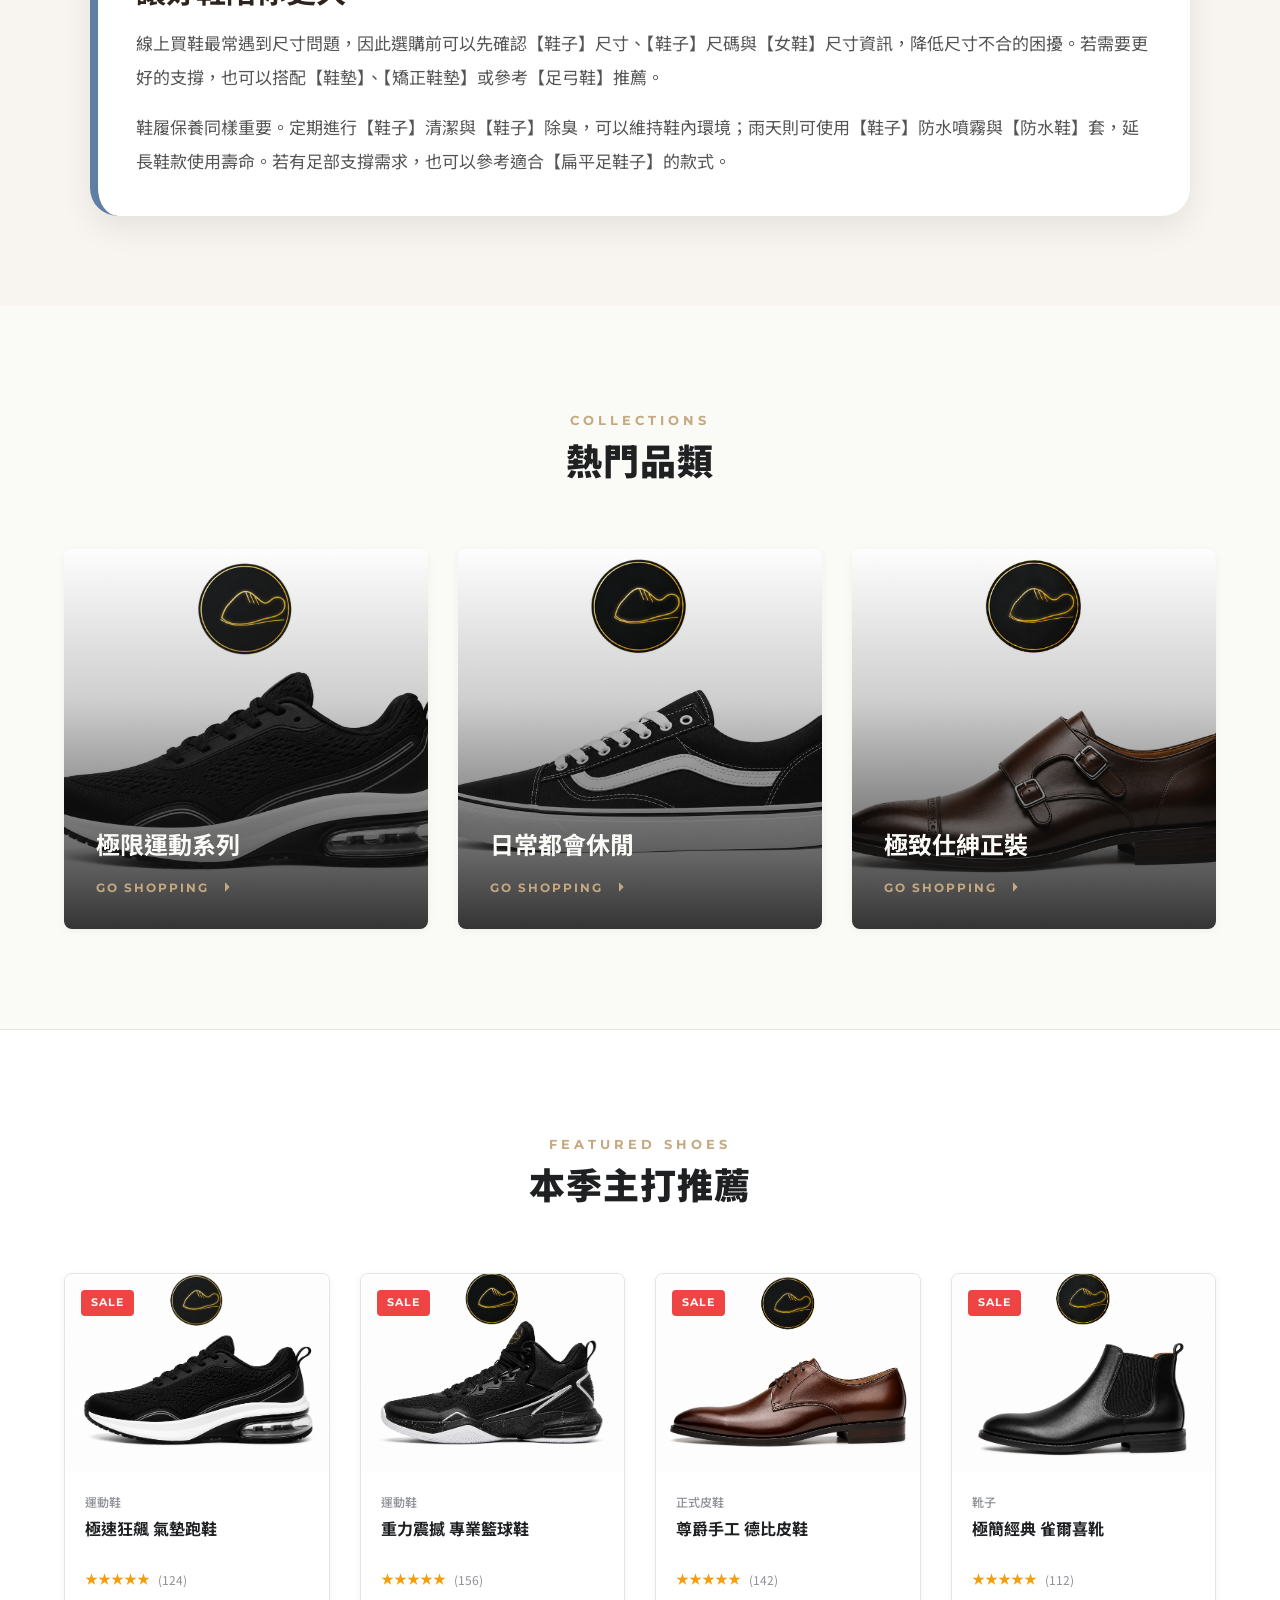
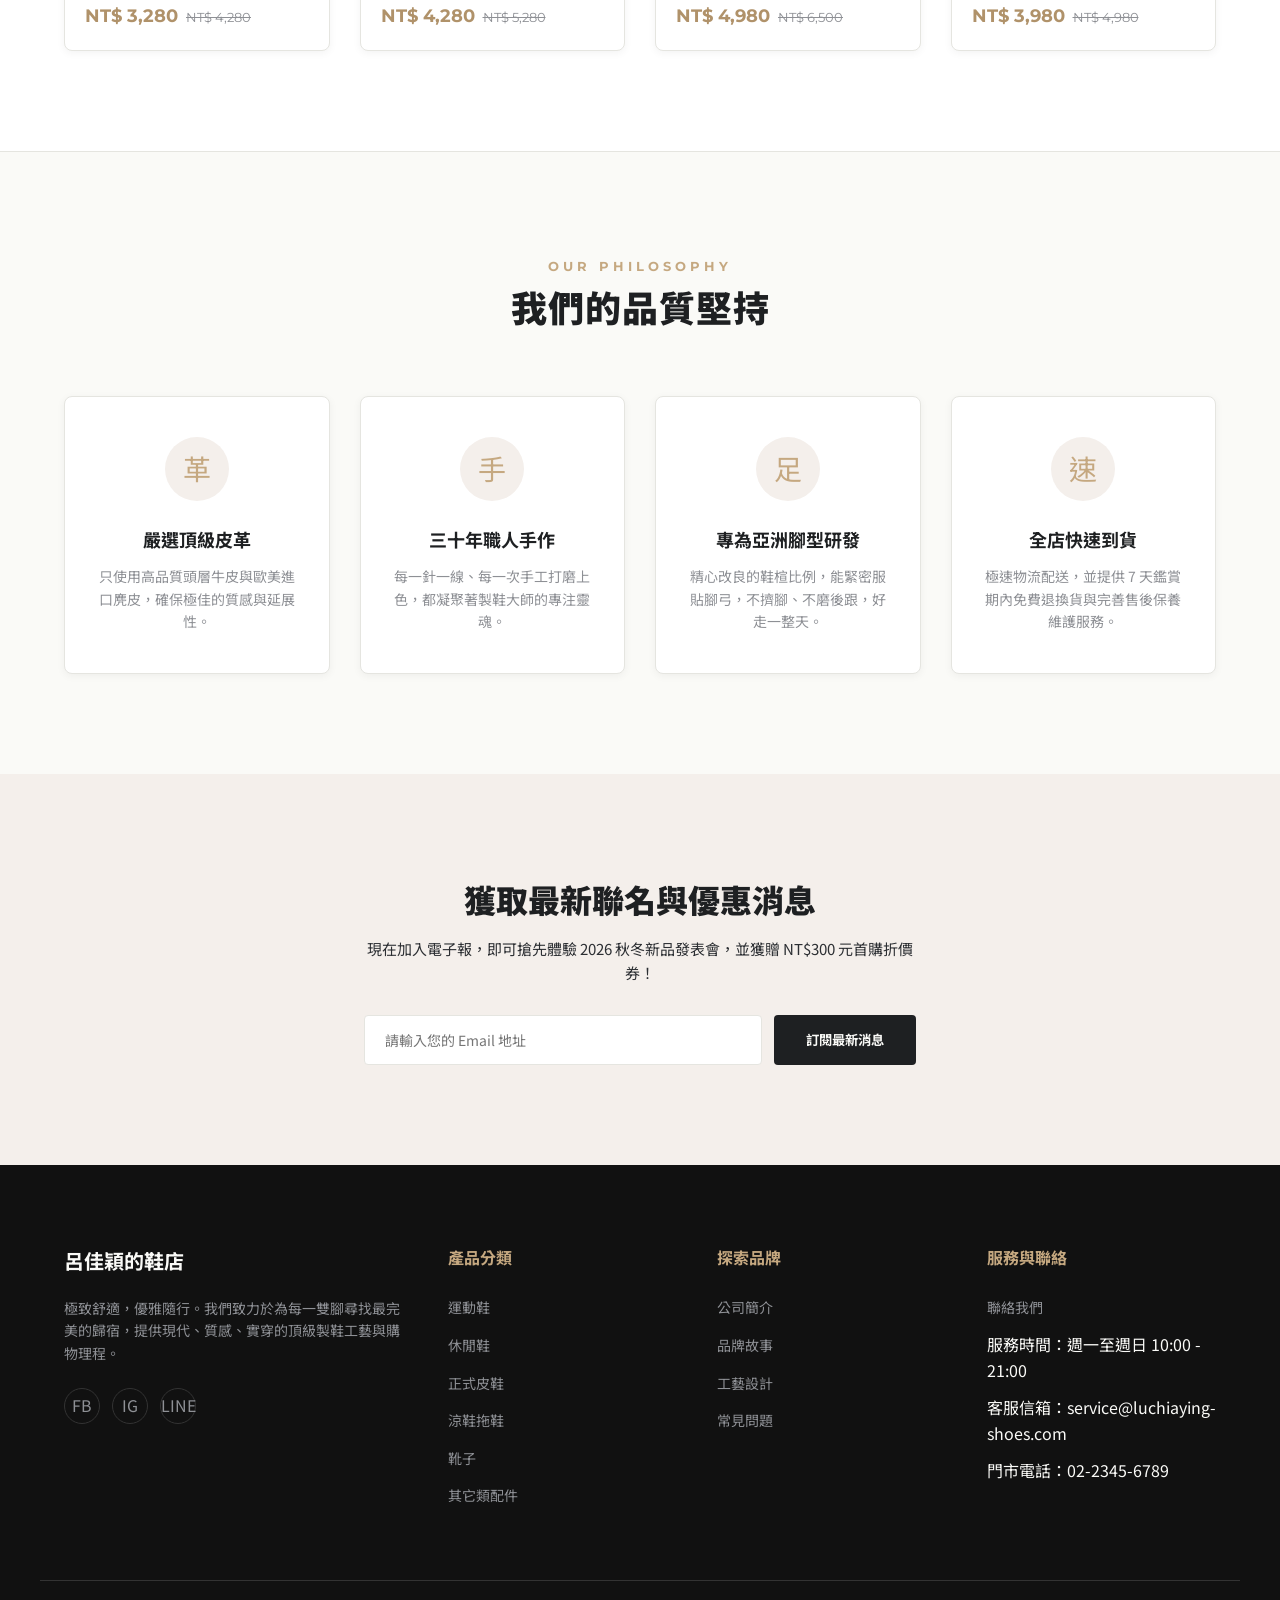
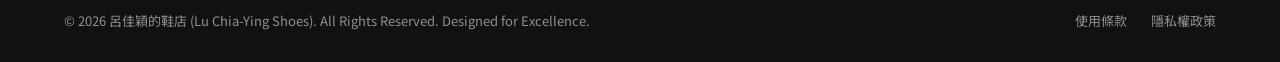
<file: product-detail.html>
<!DOCTYPE html>
<html lang="zh-TW">
<head>
  <meta charset="UTF-8">
  <meta name="viewport" content="width=device-width, initial-scale=1.0">
  <title>商品詳情 | 呂佳穎的鞋店</title>
  <meta name="description" content="選購「呂佳穎的鞋店」高品質鞋類商品。查看詳細規格、尺碼指引與真實顧客評價。全店免運，提供 7 天免費鑑賞期與極速配送。">
  <link rel="stylesheet" href="css/style.css">
  <link rel="icon" href="assets/images/呂佳穎的鞋店.svg" type="image/svg+xml">
</head>
<body id="page-product-detail">

  <!-- Header -->
  <header>
    <div class="container navbar">
      <a href="index.html" class="logo">
        <img src="assets/images/呂佳穎的鞋店.svg" alt="呂佳穎的鞋店官方品牌Logo" title="呂佳穎的鞋店官方品牌Logo">
        <div>
          <span>呂佳穎的鞋店</span>
          <span class="logo-sub">LU CHIA-YING SHOES</span>
        </div>
      </a>
      <nav class="nav-links" id="nav-links">
        <a href="index.html" id="nav-home">首頁</a>
        <a href="about.html" id="nav-about">公司簡介</a>
        <a href="sports.html" id="nav-sports">運動鞋</a>
        <a href="casual.html" id="nav-casual">休閒鞋</a>
        <a href="formal.html" id="nav-formal">正式皮鞋</a>
        <a href="sandals.html" id="nav-sandals">涼鞋拖鞋</a>
        <a href="boots.html" id="nav-boots">靴子</a>
        <a href="others.html" id="nav-others">其它類</a>
        <a href="contact.html" id="nav-contact">聯絡我們</a>
      </nav>
      <div class="nav-actions">
        <a href="#" class="nav-btn" id="cart-open-btn">
          <svg xmlns="http://www.w3.org/2000/svg" viewBox="0 0 24 24" width="20" height="20" fill="none" stroke="currentColor" stroke-width="2">
            <circle cx="9" cy="21" r="1"/>
            <circle cx="20" cy="21" r="1"/>
            <path d="M1 1h4l2.68 13.39a2 2 0 0 0 2 1.61h9.72a2 2 0 0 0 2-1.61L23 6H6"/>
          </svg>
          <span class="cart-count">0</span>
        </a>
        <div class="menu-toggle" id="menu-toggle">
          <span></span>
          <span></span>
          <span></span>
        </div>
      </div>
    </div>
  </header>

  <!-- Breadcrumbs & Detail Section -->
  <section class="section" style="padding-top: 130px; padding-bottom: 60px;">
    <div class="container">
      <!-- Breadcrumb link -->
      <div style="font-size: 14px; margin-bottom: 30px; color: var(--text-muted);">
        <a href="index.html">首頁</a> &gt; 
        <span id="detail-category" style="color: var(--primary); font-weight: 700;">分類</span> &gt; 
        <span style="color: var(--accent-hover);">商品詳情</span>
      </div>

      <!-- Detail Layout Grid -->
      <div class="detail-grid">
        <!-- Gallery -->
        <div class="detail-gallery" id="detail-gallery-wrap">
          <!-- Main Image loaded dynamically -->
        </div>

        <!-- Info column -->
        <div class="detail-info">
          <span class="detail-tag">PREMIUM FOOTWEAR</span>
          <h1 class="detail-name" id="detail-title">商品名稱</h1>
          <div class="detail-enname" id="detail-en-title">Product Name English</div>
          
          <!-- Rating -->
          <div class="detail-meta" id="detail-rating-wrap">
            <!-- Stars dynamic -->
          </div>

          <!-- Price -->
          <div class="detail-price-row">
            <span class="detail-price" id="detail-price">NT$ 0</span>
            <span class="detail-price-original" id="detail-original-price">NT$ 0</span>
          </div>

          <!-- Brief Summary -->
          <p class="detail-desc" id="detail-summary">商品簡短摘要介紹...</p>

          <!-- Specifications selectors -->
          <div class="option-group">
            <h4 class="option-title">選擇顏色</h4>
            <div class="color-swatches" id="detail-color-swatches">
              <!-- Swatches dynamic -->
            </div>
          </div>

          <div class="option-group">
            <h4 class="option-title">選擇尺寸 (EUR)</h4>
            <div class="size-options" id="detail-size-options">
              <!-- Sizes dynamic -->
            </div>
          </div>

          <!-- Quantity and Add to Cart -->
          <div class="quantity-add-row">
            <div class="quantity-selector">
              <button class="qty-btn" id="detail-qty-minus" type="button">-</button>
              <div class="qty-val" id="detail-qty-val">1</div>
              <button class="qty-btn" id="detail-qty-plus" type="button">+</button>
            </div>
            <button class="btn btn-add-cart" id="detail-add-cart-btn" type="button">加入購物車</button>
          </div>

          <!-- Description and Specs -->
          <div style="margin-bottom: 40px;">
            <h4 style="font-size: 16px; font-weight: 700; margin-bottom: 12px; color: var(--primary);">商品詳細介紹</h4>
            <p style="font-size: 14.5px; color: var(--primary-light); line-height: 1.8;" id="detail-description">詳細描述...</p>
          </div>

          <!-- Features highlight list -->
          <div class="detail-features-list">
            <h4>商品特點</h4>
            <ul id="detail-features">
              <!-- Features dynamic -->
            </ul>
          </div>
        </div>
      </div>
    </div>
  </section>

  <!-- Recommended related products -->
  <section class="section" style="border-top: 1px solid var(--border-color); background-color: var(--bg-white);">
    <div class="container">
      <div class="section-title-wrap" style="margin-bottom: 40px;">
        <span class="section-subtitle">RECOMMENDED</span>
        <h2 class="section-title" style="font-size: 28px;">您可能會喜歡</h2>
      </div>
      <div class="products-grid" id="related-products-grid">
        <!-- Dynamic grid of 4 related items -->
      </div>
    </div>
  </section>

  <!-- Footer -->
  <footer>
    <div class="container footer-grid">
      <div class="footer-about">
        <h4>呂佳穎的鞋店</h4>
        <p>極致舒適，優雅隨行。我們致力於為每一雙腳尋找最完美的歸宿，提供現代、質感、實穿的頂級製鞋工藝與購物理程。</p>
        <div class="footer-socials">
          <a href="#" class="social-link">FB</a>
          <a href="#" class="social-link">IG</a>
          <a href="#" class="social-link">LINE</a>
        </div>
      </div>
      <div class="footer-links-col">
        <h5>產品分類</h5>
        <ul>
          <li><a href="sports.html">運動鞋</a></li>
          <li><a href="casual.html">休閒鞋</a></li>
          <li><a href="formal.html">正式皮鞋</a></li>
          <li><a href="sandals.html">涼鞋拖鞋</a></li>
          <li><a href="boots.html">靴子</a></li>
          <li><a href="others.html">其它類配件</a></li>
        </ul>
      </div>
      <div class="footer-links-col">
        <h5>探索品牌</h5>
        <ul>
          <li><a href="about.html">公司簡介</a></li>
          <li><a href="about.html#story">品牌故事</a></li>
          <li><a href="about.html#philosophy">工藝設計</a></li>
          <li><a href="contact.html#faq">常見問題</a></li>
        </ul>
      </div>
      <div class="footer-links-col">
        <h5>服務與聯絡</h5>
        <ul>
          <li><a href="contact.html">聯絡我們</a></li>
          <li>服務時間：週一至週日 10:00 - 21:00</li>
          <li>客服信箱：service@luchiaying-shoes.com</li>
          <li>門市電話：02-2345-6789</li>
        </ul>
      </div>
    </div>
    <div class="container footer-bottom">
      <p>&copy; 2026 呂佳穎的鞋店 (Lu Chia-Ying Shoes). All Rights Reserved. Designed for Excellence.</p>
      <div class="footer-bottom-links">
        <a href="#">使用條款</a>
        <a href="#">隱私權政策</a>
      </div>
    </div>
  </footer>

  <!-- Cart Drawer Overlay -->
  <div class="cart-drawer-overlay" id="cart-drawer-overlay"></div>

  <!-- Cart Drawer -->
  <div class="cart-drawer" id="cart-drawer">
    <div class="cart-header">
      <span class="cart-title">購物車清單</span>
      <span class="cart-close-btn" id="cart-close-btn">&times;</span>
    </div>
    <div class="cart-items-wrap" id="cart-items-wrap">
      <!-- Dynamic cart items -->
    </div>
    <div class="cart-footer">
      <div class="cart-subtotal">
        <span>商品小計:</span>
        <span class="cart-subtotal-price" id="cart-subtotal-price">NT$ 0</span>
      </div>
      <button class="btn btn-checkout" id="checkout-btn">立即結帳</button>
    </div>
  </div>

  <!-- Scripts -->
  <script src="js/products-data.js"></script>
  <script src="js/main.js"></script>
</body>
</html>
</file>
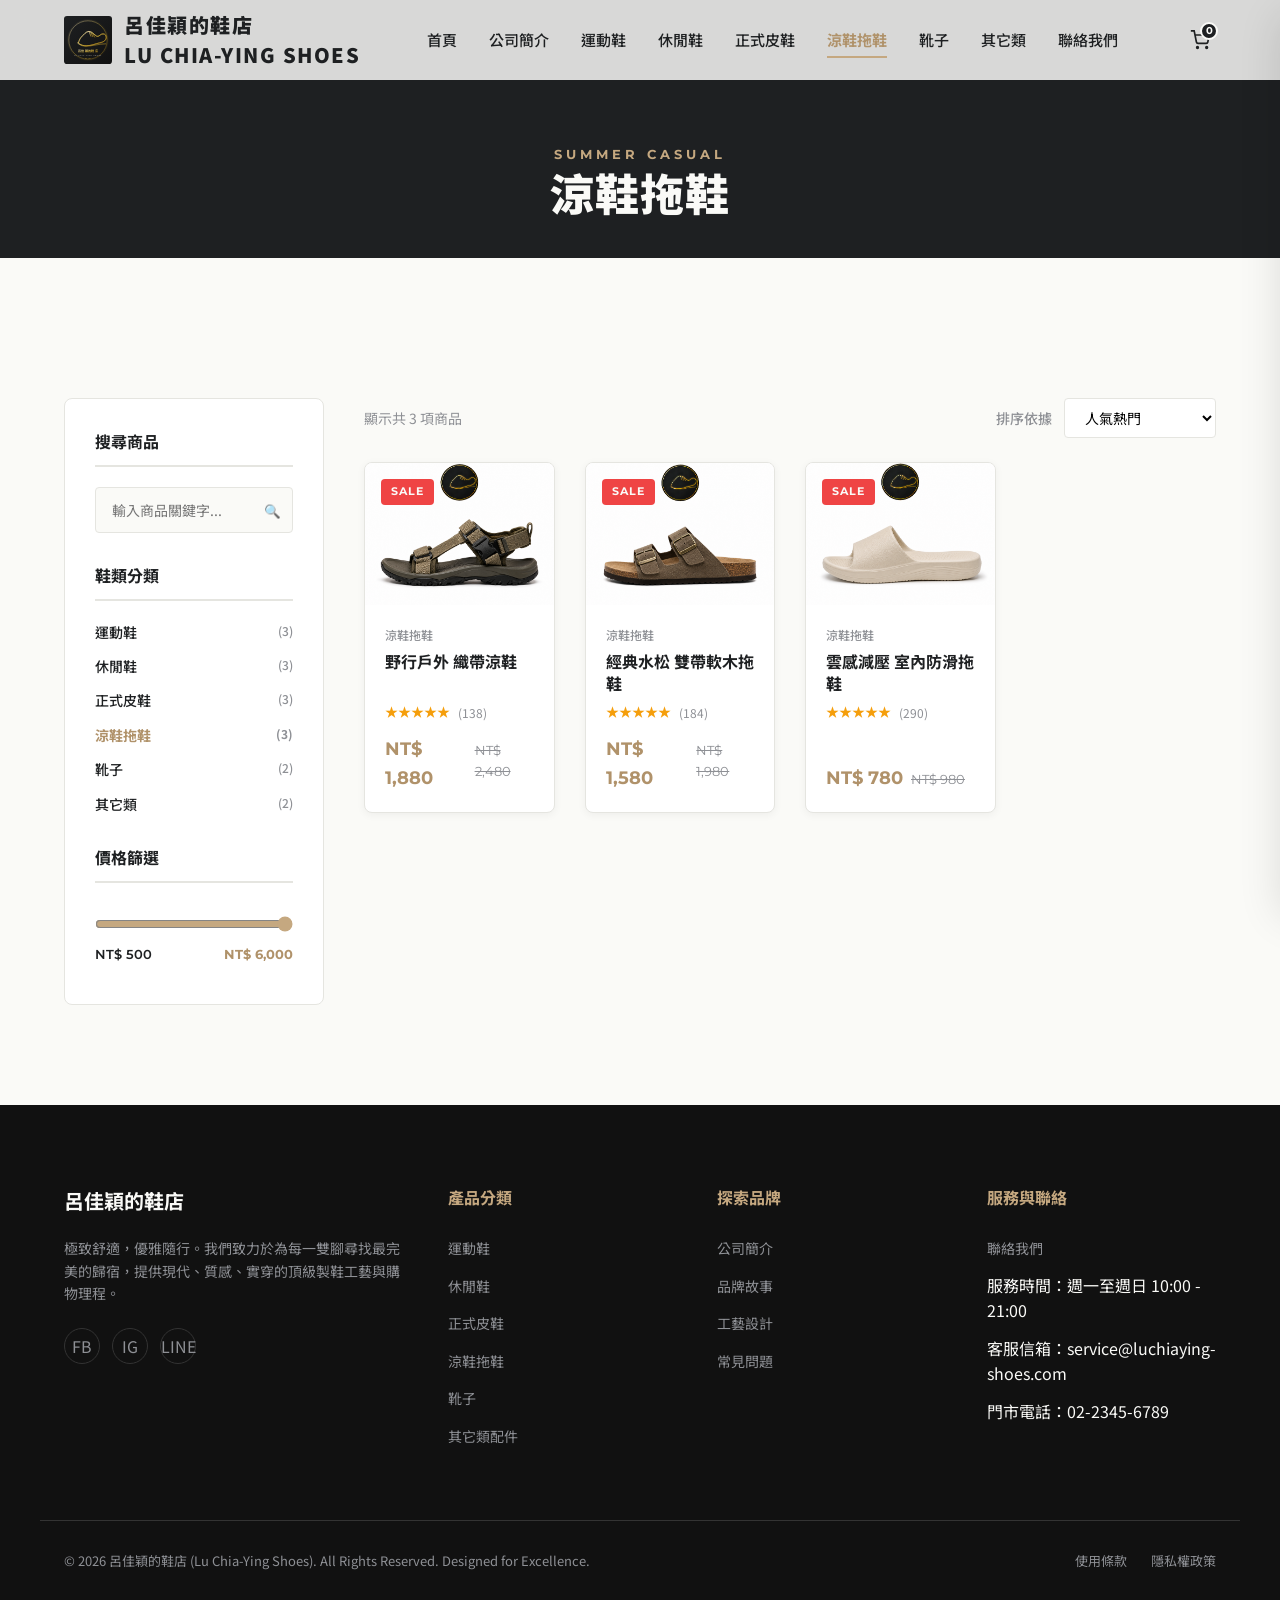
<file: sandals.html>
<!DOCTYPE html>
<html lang="zh-TW">
<head>
  <meta charset="UTF-8">
  <meta name="viewport" content="width=device-width, initial-scale=1.0">
  <title>涼鞋拖鞋系列 | 呂佳穎的鞋店</title>
  <meta name="description" content="選購「呂佳穎的鞋店」夏日機能涼鞋與居家減壓拖鞋。快乾水陸兩用織帶涼鞋、天然人體工學軟木拖鞋與超彈雲感防滑拖鞋，透氣清爽首選。">
  <link rel="stylesheet" href="css/style.css">
  <link rel="icon" href="assets/images/呂佳穎的鞋店.svg" type="image/svg+xml">
</head>
<body id="page-shop-category">

  <!-- Header -->
  <header>
    <div class="container navbar">
      <a href="index.html" class="logo">
        <img src="assets/images/呂佳穎的鞋店.svg" alt="呂佳穎的鞋店官方品牌Logo" title="呂佳穎的鞋店官方品牌Logo">
        <div>
          <span>呂佳穎的鞋店</span>
          <span class="logo-sub">LU CHIA-YING SHOES</span>
        </div>
      </a>
      <nav class="nav-links" id="nav-links">
        <a href="index.html" id="nav-home">首頁</a>
        <a href="about.html" id="nav-about">公司簡介</a>
        <a href="sports.html" id="nav-sports">運動鞋</a>
        <a href="casual.html" id="nav-casual">休閒鞋</a>
        <a href="formal.html" id="nav-formal">正式皮鞋</a>
        <a href="sandals.html" class="active" id="nav-sandals">涼鞋拖鞋</a>
        <a href="boots.html" id="nav-boots">靴子</a>
        <a href="others.html" id="nav-others">其它類</a>
        <a href="contact.html" id="nav-contact">聯絡我們</a>
      </nav>
      <div class="nav-actions">
        <a href="#" class="nav-btn" id="cart-open-btn">
          <svg xmlns="http://www.w3.org/2000/svg" viewBox="0 0 24 24" width="20" height="20" fill="none" stroke="currentColor" stroke-width="2">
            <circle cx="9" cy="21" r="1"/>
            <circle cx="20" cy="21" r="1"/>
            <path d="M1 1h4l2.68 13.39a2 2 0 0 0 2 1.61h9.72a2 2 0 0 0 2-1.61L23 6H6"/>
          </svg>
          <span class="cart-count">0</span>
        </a>
        <div class="menu-toggle" id="menu-toggle">
          <span></span>
          <span></span>
          <span></span>
        </div>
      </div>
    </div>
  </header>

  <!-- Category Title Section -->
  <section class="section" style="padding: 140px 0 40px; background-color: var(--primary); color: var(--text-light);">
    <div class="container" style="text-align: center;">
      <span class="section-subtitle" style="color: var(--accent);">SUMMER CASUAL</span>
      <h1 class="hero-title" style="margin-bottom: 0; font-size: 44px;">涼鞋拖鞋</h1>
    </div>
  </section>

  <!-- Shop Main Section -->
  <section class="section">
    <div class="container shop-layout">
      <!-- Sidebar Filters -->
      <aside class="shop-sidebar">
        <!-- Search widget -->
        <div class="sidebar-widget">
          <h4 class="widget-title">搜尋商品</h4>
          <div class="search-box">
            <input type="text" id="shop-search" placeholder="輸入商品關鍵字...">
            <button type="button">🔍</button>
          </div>
        </div>
        
        <!-- Category Navigator -->
        <div class="sidebar-widget">
          <h4 class="widget-title">鞋類分類</h4>
          <ul class="filter-list">
            <li><a href="sports.html" class="filter-link">運動鞋 <span>(3)</span></a></li>
            <li><a href="casual.html" class="filter-link">休閒鞋 <span>(3)</span></a></li>
            <li><a href="formal.html" class="filter-link">正式皮鞋 <span>(3)</span></a></li>
            <li><a href="sandals.html" class="filter-link active">涼鞋拖鞋 <span>(3)</span></a></li>
            <li><a href="boots.html" class="filter-link">靴子 <span>(2)</span></a></li>
            <li><a href="others.html" class="filter-link">其它類 <span>(2)</span></a></li>
          </ul>
        </div>

        <!-- Price Range Filter -->
        <div class="sidebar-widget">
          <h4 class="widget-title">價格篩選</h4>
          <div class="price-slider-wrap">
            <input type="range" id="price-filter" min="500" max="6000" step="100" value="6000">
            <div class="price-label">
              <span>NT$ 500</span>
              <span id="price-value" style="color: var(--accent-hover); font-weight: 700;">NT$ 6,000</span>
            </div>
          </div>
        </div>
      </aside>

      <!-- Products Content -->
      <main class="shop-main">
        <div class="shop-content-header">
          <div class="results-count">顯示共 <span id="result-count-val">0</span> 項商品</div>
          <div style="display: flex; align-items: center; gap: 12px;">
            <label for="shop-sort" style="font-size: 14px; font-weight: 500; color: var(--text-muted);">排序依據</label>
            <select id="shop-sort" class="sort-select">
              <option value="popularity">人氣熱門</option>
              <option value="price-asc">價格：由低到高</option>
              <option value="price-desc">價格：由高到低</option>
              <option value="rating">評價分數</option>
            </select>
          </div>
        </div>

        <!-- Dynamic Grid of Products -->
        <div class="products-grid" id="category-products-grid" data-category="sandals">
          <!-- Rendered dynamically by main.js -->
        </div>
      </main>
    </div>
  </section>

  <!-- Footer -->
  <footer>
    <div class="container footer-grid">
      <div class="footer-about">
        <h4>呂佳穎的鞋店</h4>
        <p>極致舒適，優雅隨行。我們致力於為每一雙腳尋找最完美的歸宿，提供現代、質感、實穿的頂級製鞋工藝與購物理程。</p>
        <div class="footer-socials">
          <a href="#" class="social-link">FB</a>
          <a href="#" class="social-link">IG</a>
          <a href="#" class="social-link">LINE</a>
        </div>
      </div>
      <div class="footer-links-col">
        <h5>產品分類</h5>
        <ul>
          <li><a href="sports.html">運動鞋</a></li>
          <li><a href="casual.html">休閒鞋</a></li>
          <li><a href="formal.html">正式皮鞋</a></li>
          <li><a href="sandals.html">涼鞋拖鞋</a></li>
          <li><a href="boots.html">靴子</a></li>
          <li><a href="others.html">其它類配件</a></li>
        </ul>
      </div>
      <div class="footer-links-col">
        <h5>探索品牌</h5>
        <ul>
          <li><a href="about.html">公司簡介</a></li>
          <li><a href="about.html#story">品牌故事</a></li>
          <li><a href="about.html#philosophy">工藝設計</a></li>
          <li><a href="contact.html#faq">常見問題</a></li>
        </ul>
      </div>
      <div class="footer-links-col">
        <h5>服務與聯絡</h5>
        <ul>
          <li><a href="contact.html">聯絡我們</a></li>
          <li>服務時間：週一至週日 10:00 - 21:00</li>
          <li>客服信箱：service@luchiaying-shoes.com</li>
          <li>門市電話：02-2345-6789</li>
        </ul>
      </div>
    </div>
    <div class="container footer-bottom">
      <p>&copy; 2026 呂佳穎的鞋店 (Lu Chia-Ying Shoes). All Rights Reserved. Designed for Excellence.</p>
      <div class="footer-bottom-links">
        <a href="#">使用條款</a>
        <a href="#">隱私權政策</a>
      </div>
    </div>
  </footer>

  <!-- Cart Drawer Overlay -->
  <div class="cart-drawer-overlay" id="cart-drawer-overlay"></div>

  <!-- Cart Drawer -->
  <div class="cart-drawer" id="cart-drawer">
    <div class="cart-header">
      <span class="cart-title">購物車清單</span>
      <span class="cart-close-btn" id="cart-close-btn">&times;</span>
    </div>
    <div class="cart-items-wrap" id="cart-items-wrap">
      <!-- Dynamic cart items -->
    </div>
    <div class="cart-footer">
      <div class="cart-subtotal">
        <span>商品小計:</span>
        <span class="cart-subtotal-price" id="cart-subtotal-price">NT$ 0</span>
      </div>
      <button class="btn btn-checkout" id="checkout-btn">立即結帳</button>
    </div>
  </div>

  <!-- Scripts -->
  <script src="js/products-data.js"></script>
  <script src="js/main.js"></script>
</body>
</html>
</file>
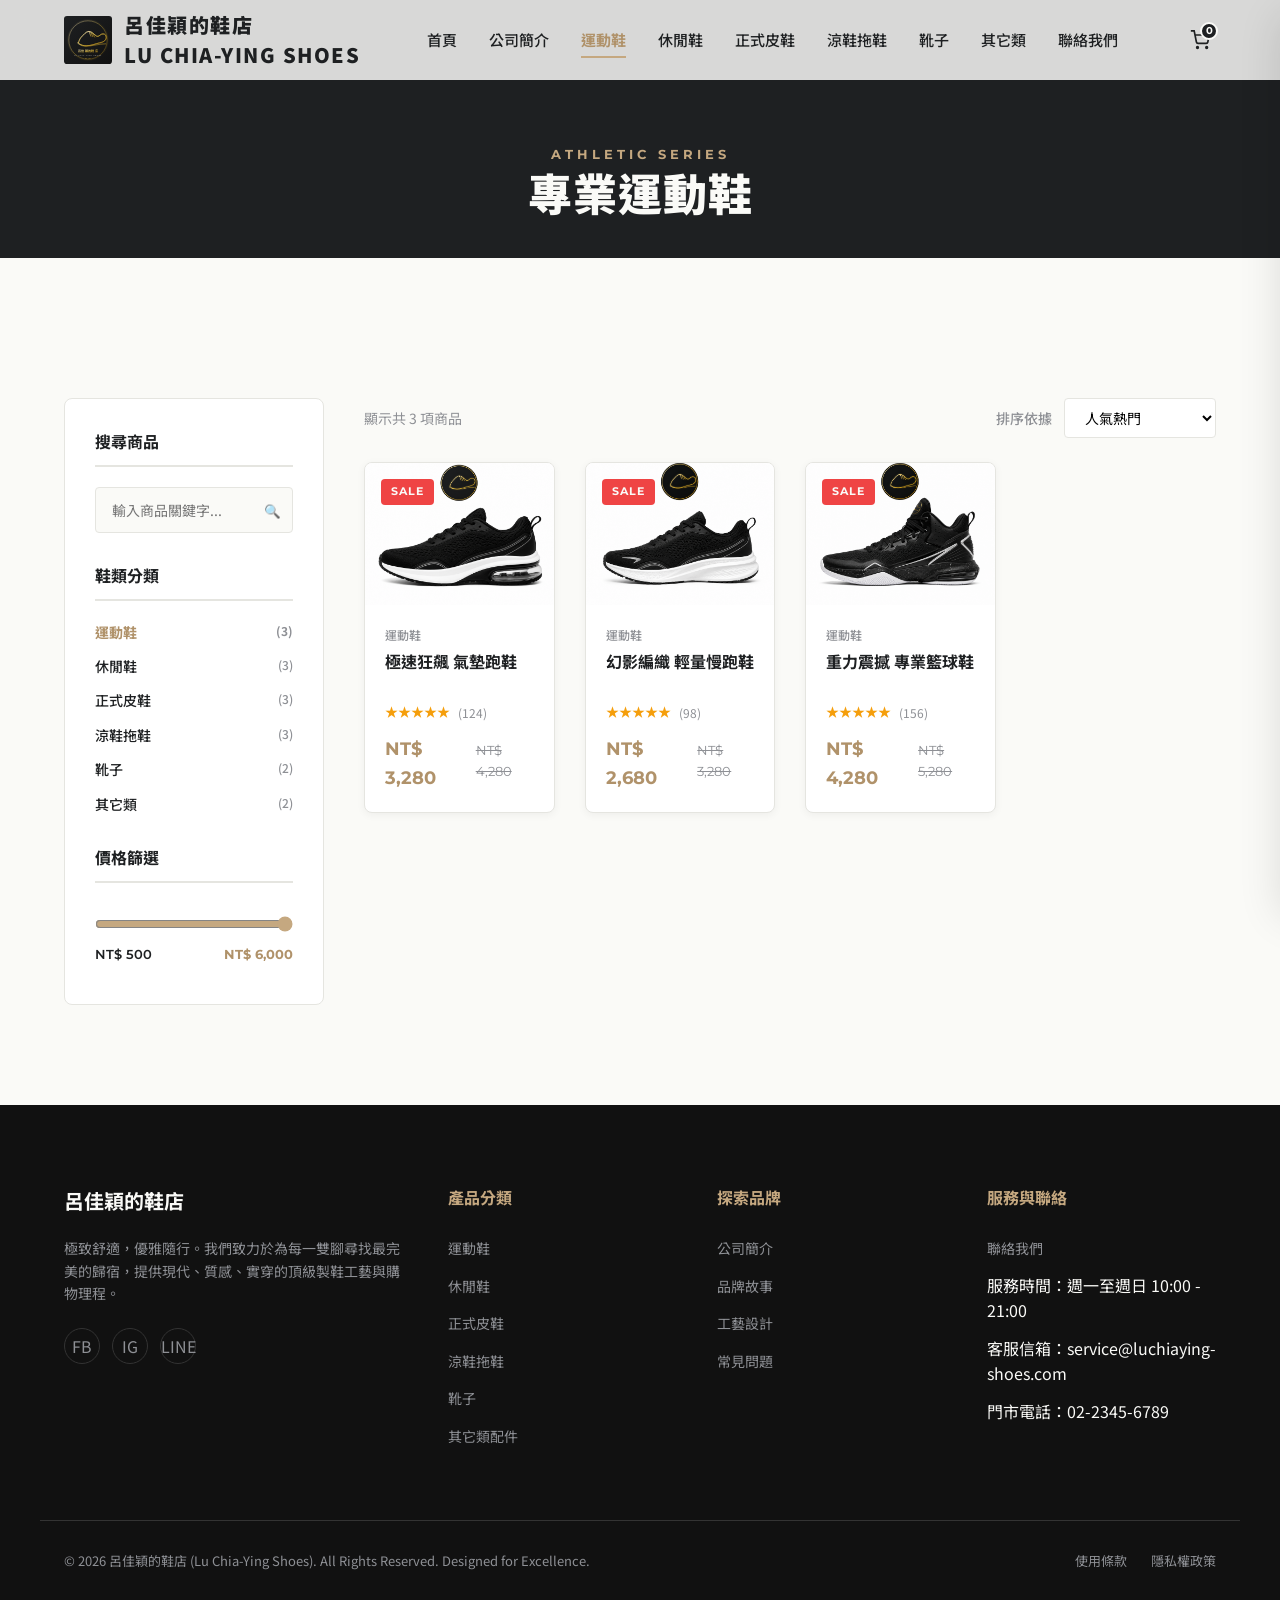
<file: sports.html>
<!DOCTYPE html>
<html lang="zh-TW">
<head>
  <meta charset="UTF-8">
  <meta name="viewport" content="width=device-width, initial-scale=1.0">
  <title>運動鞋系列 | 呂佳穎的鞋店</title>
  <meta name="description" content="選購「呂佳穎的鞋店」專業運動鞋。高彈避震氣墊跑鞋、輕量慢跑鞋與專業籃球鞋，給您頂級舒適與包覆，日常運動與激烈競賽皆適用。">
  <link rel="stylesheet" href="css/style.css">
  <link rel="icon" href="assets/images/呂佳穎的鞋店.svg" type="image/svg+xml">
</head>
<body id="page-shop-category">

  <!-- Header -->
  <header>
    <div class="container navbar">
      <a href="index.html" class="logo">
        <img src="assets/images/呂佳穎的鞋店.svg" alt="呂佳穎的鞋店官方品牌Logo" title="呂佳穎的鞋店官方品牌Logo">
        <div>
          <span>呂佳穎的鞋店</span>
          <span class="logo-sub">LU CHIA-YING SHOES</span>
        </div>
      </a>
      <nav class="nav-links" id="nav-links">
        <a href="index.html" id="nav-home">首頁</a>
        <a href="about.html" id="nav-about">公司簡介</a>
        <a href="sports.html" class="active" id="nav-sports">運動鞋</a>
        <a href="casual.html" id="nav-casual">休閒鞋</a>
        <a href="formal.html" id="nav-formal">正式皮鞋</a>
        <a href="sandals.html" id="nav-sandals">涼鞋拖鞋</a>
        <a href="boots.html" id="nav-boots">靴子</a>
        <a href="others.html" id="nav-others">其它類</a>
        <a href="contact.html" id="nav-contact">聯絡我們</a>
      </nav>
      <div class="nav-actions">
        <a href="#" class="nav-btn" id="cart-open-btn">
          <svg xmlns="http://www.w3.org/2000/svg" viewBox="0 0 24 24" width="20" height="20" fill="none" stroke="currentColor" stroke-width="2">
            <circle cx="9" cy="21" r="1"/>
            <circle cx="20" cy="21" r="1"/>
            <path d="M1 1h4l2.68 13.39a2 2 0 0 0 2 1.61h9.72a2 2 0 0 0 2-1.61L23 6H6"/>
          </svg>
          <span class="cart-count">0</span>
        </a>
        <div class="menu-toggle" id="menu-toggle">
          <span></span>
          <span></span>
          <span></span>
        </div>
      </div>
    </div>
  </header>

  <!-- Category Title Section -->
  <section class="section" style="padding: 140px 0 40px; background-color: var(--primary); color: var(--text-light);">
    <div class="container" style="text-align: center;">
      <span class="section-subtitle" style="color: var(--accent);">ATHLETIC SERIES</span>
      <h1 class="hero-title" style="margin-bottom: 0; font-size: 44px;">專業運動鞋</h1>
    </div>
  </section>

  <!-- Shop Main Section -->
  <section class="section">
    <div class="container shop-layout">
      <!-- Sidebar Filters -->
      <aside class="shop-sidebar">
        <!-- Search widget -->
        <div class="sidebar-widget">
          <h4 class="widget-title">搜尋商品</h4>
          <div class="search-box">
            <input type="text" id="shop-search" placeholder="輸入商品關鍵字...">
            <button type="button">🔍</button>
          </div>
        </div>
        
        <!-- Category Navigator -->
        <div class="sidebar-widget">
          <h4 class="widget-title">鞋類分類</h4>
          <ul class="filter-list">
            <li><a href="sports.html" class="filter-link active">運動鞋 <span>(3)</span></a></li>
            <li><a href="casual.html" class="filter-link">休閒鞋 <span>(3)</span></a></li>
            <li><a href="formal.html" class="filter-link">正式皮鞋 <span>(3)</span></a></li>
            <li><a href="sandals.html" class="filter-link">涼鞋拖鞋 <span>(3)</span></a></li>
            <li><a href="boots.html" class="filter-link">靴子 <span>(2)</span></a></li>
            <li><a href="others.html" class="filter-link">其它類 <span>(2)</span></a></li>
          </ul>
        </div>

        <!-- Price Range Filter -->
        <div class="sidebar-widget">
          <h4 class="widget-title">價格篩選</h4>
          <div class="price-slider-wrap">
            <input type="range" id="price-filter" min="500" max="6000" step="100" value="6000">
            <div class="price-label">
              <span>NT$ 500</span>
              <span id="price-value" style="color: var(--accent-hover); font-weight: 700;">NT$ 6,000</span>
            </div>
          </div>
        </div>
      </aside>

      <!-- Products Content -->
      <main class="shop-main">
        <div class="shop-content-header">
          <div class="results-count">顯示共 <span id="result-count-val">0</span> 項商品</div>
          <div style="display: flex; align-items: center; gap: 12px;">
            <label for="shop-sort" style="font-size: 14px; font-weight: 500; color: var(--text-muted);">排序依據</label>
            <select id="shop-sort" class="sort-select">
              <option value="popularity">人氣熱門</option>
              <option value="price-asc">價格：由低到高</option>
              <option value="price-desc">價格：由高到低</option>
              <option value="rating">評價分數</option>
            </select>
          </div>
        </div>

        <!-- Dynamic Grid of Products -->
        <div class="products-grid" id="category-products-grid" data-category="sports">
          <!-- Rendered dynamically by main.js -->
        </div>
      </main>
    </div>
  </section>

  <!-- Footer -->
  <footer>
    <div class="container footer-grid">
      <div class="footer-about">
        <h4>呂佳穎的鞋店</h4>
        <p>極致舒適，優雅隨行。我們致力於為每一雙腳尋找最完美的歸宿，提供現代、質感、實穿的頂級製鞋工藝與購物理程。</p>
        <div class="footer-socials">
          <a href="#" class="social-link">FB</a>
          <a href="#" class="social-link">IG</a>
          <a href="#" class="social-link">LINE</a>
        </div>
      </div>
      <div class="footer-links-col">
        <h5>產品分類</h5>
        <ul>
          <li><a href="sports.html">運動鞋</a></li>
          <li><a href="casual.html">休閒鞋</a></li>
          <li><a href="formal.html">正式皮鞋</a></li>
          <li><a href="sandals.html">涼鞋拖鞋</a></li>
          <li><a href="boots.html">靴子</a></li>
          <li><a href="others.html">其它類配件</a></li>
        </ul>
      </div>
      <div class="footer-links-col">
        <h5>探索品牌</h5>
        <ul>
          <li><a href="about.html">公司簡介</a></li>
          <li><a href="about.html#story">品牌故事</a></li>
          <li><a href="about.html#philosophy">工藝設計</a></li>
          <li><a href="contact.html#faq">常見問題</a></li>
        </ul>
      </div>
      <div class="footer-links-col">
        <h5>服務與聯絡</h5>
        <ul>
          <li><a href="contact.html">聯絡我們</a></li>
          <li>服務時間：週一至週日 10:00 - 21:00</li>
          <li>客服信箱：service@luchiaying-shoes.com</li>
          <li>門市電話：02-2345-6789</li>
        </ul>
      </div>
    </div>
    <div class="container footer-bottom">
      <p>&copy; 2026 呂佳穎的鞋店 (Lu Chia-Ying Shoes). All Rights Reserved. Designed for Excellence.</p>
      <div class="footer-bottom-links">
        <a href="#">使用條款</a>
        <a href="#">隱私權政策</a>
      </div>
    </div>
  </footer>

  <!-- Cart Drawer Overlay -->
  <div class="cart-drawer-overlay" id="cart-drawer-overlay"></div>

  <!-- Cart Drawer -->
  <div class="cart-drawer" id="cart-drawer">
    <div class="cart-header">
      <span class="cart-title">購物車清單</span>
      <span class="cart-close-btn" id="cart-close-btn">&times;</span>
    </div>
    <div class="cart-items-wrap" id="cart-items-wrap">
      <!-- Dynamic cart items -->
    </div>
    <div class="cart-footer">
      <div class="cart-subtotal">
        <span>商品小計:</span>
        <span class="cart-subtotal-price" id="cart-subtotal-price">NT$ 0</span>
      </div>
      <button class="btn btn-checkout" id="checkout-btn">立即結帳</button>
    </div>
  </div>

  <!-- Scripts -->
  <script src="js/products-data.js"></script>
  <script src="js/main.js"></script>
</body>
</html>
</file>
<file: css/style.css>
/* import Google Fonts for Montserrat & Noto Sans TC */
@import url('https://fonts.googleapis.com/css2?family=Montserrat:wght@300;400;500;600;700;800;900&family=Noto+Sans+TC:wght@300;400;500;700;900&display=swap');

:root {
  --primary: #1E2022;
  --primary-light: #2C2F33;
  --accent: #C5A880;
  --accent-hover: #B0926A;
  --accent-light: #F4EFEB;
  --bg-light: #FAFAF7;
  --bg-white: #FFFFFF;
  --bg-dark: #111111;
  --text-dark: #1E2022;
  --text-light: #FAFAF7;
  --text-muted: #8E9095;
  --border-color: #E5E5E0;
  --border-color-dark: #333333;
  
  --font-en: 'Montserrat', sans-serif;
  --font-zh: 'Noto Sans TC', sans-serif;
  
  --transition: all 0.3s cubic-bezier(0.4, 0, 0.2, 1);
  --shadow-sm: 0 2px 8px rgba(0,0,0,0.05);
  --shadow-md: 0 8px 24px rgba(0,0,0,0.08);
  --shadow-lg: 0 16px 40px rgba(0,0,0,0.12);
  --blur: blur(12px);
}

/* Base Styles */
* {
  box-sizing: border-box;
  margin: 0;
  padding: 0;
}

body {
  font-family: var(--font-zh);
  background-color: var(--bg-light);
  color: var(--text-dark);
  line-height: 1.6;
  overflow-x: hidden;
}

a {
  text-decoration: none;
  color: inherit;
  transition: var(--transition);
}

ul {
  list-style: none;
}

img, svg {
  max-width: 100%;
  height: auto;
  display: block;
}

button, input, select, textarea {
  font-family: inherit;
  border: none;
  outline: none;
  background: none;
}

/* Custom Scrollbar */
::-webkit-scrollbar {
  width: 8px;
}
::-webkit-scrollbar-track {
  background: var(--bg-light);
}
::-webkit-scrollbar-thumb {
  background: var(--text-muted);
  border-radius: 4px;
}
::-webkit-scrollbar-thumb:hover {
  background: var(--primary);
}

/* Typography Utility */
.en {
  font-family: var(--font-en);
}

/* Container */
.container {
  width: 100%;
  max-width: 1200px;
  margin: 0 auto;
  padding: 0 24px;
}

/* Header & Navigation */
header {
  position: fixed;
  top: 0;
  left: 0;
  width: 100%;
  z-index: 100;
  background: rgba(250, 250, 247, 0.85);
  backdrop-filter: var(--blur);
  -webkit-backdrop-filter: var(--blur);
  border-bottom: 1px border var(--border-color);
  transition: var(--transition);
}

header.scrolled {
  background: rgba(250, 250, 247, 0.95);
  box-shadow: var(--shadow-sm);
  padding: 8px 0;
}

header .navbar {
  display: flex;
  justify-content: space-between;
  align-items: center;
  height: 80px;
  transition: var(--transition);
}

header.scrolled .navbar {
  height: 64px;
}

.logo {
  display: flex;
  align-items: center;
  gap: 12px;
}

.logo img, .logo svg {
  height: 48px;
  width: 48px;
}

.logo span {
  font-size: 20px;
  font-weight: 900;
  letter-spacing: 1.5px;
  color: var(--primary);
}

.logo-sub {
  font-size: 10px;
  display: block;
  font-weight: 500;
  letter-spacing: 3px;
  color: var(--text-muted);
  margin-top: -2px;
}

.nav-links {
  display: flex;
  align-items: center;
  gap: 32px;
}

.nav-links a {
  font-size: 15px;
  font-weight: 500;
  color: var(--primary);
  position: relative;
  padding: 6px 0;
}

.nav-links a::after {
  content: '';
  position: absolute;
  bottom: 0;
  left: 0;
  width: 0;
  height: 2px;
  background-color: var(--accent);
  transition: var(--transition);
}

.nav-links a:hover::after,
.nav-links a.active::after {
  width: 100%;
}

.nav-links a.active {
  color: var(--accent-hover);
  font-weight: 700;
}

.nav-actions {
  display: flex;
  align-items: center;
  gap: 20px;
}

.nav-btn {
  font-size: 20px;
  color: var(--primary);
  cursor: pointer;
  position: relative;
  padding: 6px;
  border-radius: 50%;
  transition: var(--transition);
}

.nav-btn:hover {
  background-color: rgba(0,0,0,0.05);
  color: var(--accent);
}

.cart-count {
  position: absolute;
  top: -2px;
  right: -2px;
  background-color: var(--primary);
  color: var(--bg-light);
  font-family: var(--font-en);
  font-size: 10px;
  font-weight: 700;
  width: 18px;
  height: 18px;
  border-radius: 50%;
  display: flex;
  align-items: center;
  justify-content: center;
  border: 2px solid var(--bg-light);
  transition: var(--transition);
}

.menu-toggle {
  display: none;
  flex-direction: column;
  gap: 6px;
  cursor: pointer;
}

.menu-toggle span {
  display: block;
  width: 24px;
  height: 2px;
  background-color: var(--primary);
  transition: var(--transition);
}

/* Hero Section */
.hero {
  position: relative;
  height: 100vh;
  min-height: 600px;
  background-color: var(--primary);
  color: var(--text-light);
  display: flex;
  align-items: center;
  overflow: hidden;
  padding-top: 80px;
}

.hero-bg-accent {
  position: absolute;
  top: -20%;
  right: -10%;
  width: 70vw;
  height: 70vw;
  background: radial-gradient(circle, rgba(197, 168, 128, 0.1) 0%, rgba(0,0,0,0) 70%);
  z-index: 1;
}

.hero-grid {
  display: grid;
  grid-template-columns: 1.1fr 0.9fr;
  align-items: center;
  gap: 48px;
  position: relative;
  z-index: 2;
  width: 100%;
}

.hero-content {
  opacity: 0;
  transform: translateY(30px);
  animation: slideUp 1s 0.2s forwards cubic-bezier(0.4, 0, 0.2, 1);
}

.hero-subtitle {
  font-family: var(--font-en);
  font-weight: 700;
  font-size: 14px;
  letter-spacing: 6px;
  color: var(--accent);
  margin-bottom: 20px;
  text-transform: uppercase;
}

.hero-title {
  font-size: 56px;
  line-height: 1.2;
  font-weight: 900;
  margin-bottom: 24px;
  letter-spacing: 1px;
}

.hero-title span {
  display: block;
  color: transparent;
  -webkit-text-stroke: 1px var(--text-light);
}

.hero-desc {
  font-size: 16px;
  color: var(--text-muted);
  margin-bottom: 40px;
  max-width: 500px;
}

.btn-group {
  display: flex;
  gap: 16px;
}

.btn {
  display: inline-flex;
  align-items: center;
  justify-content: center;
  padding: 14px 32px;
  border-radius: 4px;
  font-weight: 700;
  font-size: 15px;
  letter-spacing: 1px;
  cursor: pointer;
  transition: var(--transition);
}

.btn-primary {
  background-color: var(--accent);
  color: var(--primary);
}

.btn-primary:hover {
  background-color: var(--accent-hover);
  transform: translateY(-2px);
  box-shadow: 0 8px 20px rgba(197, 168, 128, 0.3);
}

.btn-outline {
  border: 1.5px solid var(--text-light);
  color: var(--text-light);
}

.btn-outline:hover {
  background-color: var(--text-light);
  color: var(--primary);
  transform: translateY(-2px);
}

.hero-image {
  position: relative;
  display: flex;
  justify-content: center;
  align-items: center;
  opacity: 0;
  transform: scale(0.9);
  animation: fadeIn 1s 0.5s forwards cubic-bezier(0.4, 0, 0.2, 1);
}

.hero-image img, .hero-image svg {
  width: 100%;
  max-width: 480px;
  filter: drop-shadow(0 20px 40px rgba(0,0,0,0.5));
  animation: float 6s ease-in-out infinite;
}

/* Section Common Styling */
.section {
  padding: 100px 0;
}

.section-title-wrap {
  text-align: center;
  margin-bottom: 60px;
}

.section-subtitle {
  font-family: var(--font-en);
  font-size: 13px;
  font-weight: 700;
  color: var(--accent);
  letter-spacing: 4px;
  margin-bottom: 12px;
  text-transform: uppercase;
}

.section-title {
  font-size: 36px;
  font-weight: 900;
  color: var(--primary);
  letter-spacing: 1px;
}

/* Category Quick Navigation on Homepage */
.collections-grid {
  display: grid;
  grid-template-columns: repeat(3, 1fr);
  gap: 30px;
}

.collection-card {
  position: relative;
  height: 380px;
  border-radius: 8px;
  overflow: hidden;
  box-shadow: var(--shadow-sm);
  cursor: pointer;
}

.collection-img {
  width: 100%;
  height: 100%;
  object-fit: cover;
  transition: var(--transition);
}

.collection-card:hover .collection-img {
  transform: scale(1.08);
}

.collection-overlay {
  position: absolute;
  top: 0;
  left: 0;
  width: 100%;
  height: 100%;
  background: linear-gradient(0deg, rgba(17,17,17,0.85) 0%, rgba(17,17,17,0.2) 60%, rgba(17,17,17,0) 100%);
  display: flex;
  flex-direction: column;
  justify-content: flex-end;
  padding: 32px;
}

.collection-title {
  font-size: 24px;
  font-weight: 700;
  color: var(--text-light);
  margin-bottom: 6px;
}

.collection-link {
  font-family: var(--font-en);
  font-size: 12px;
  font-weight: 700;
  color: var(--accent);
  letter-spacing: 2px;
  display: inline-flex;
  align-items: center;
  gap: 8px;
  margin-top: 8px;
}

.collection-link svg {
  width: 16px;
  height: 16px;
  fill: currentColor;
  transition: var(--transition);
}

.collection-card:hover .collection-link svg {
  transform: translateX(4px);
}

/* Feature/Philosophy Section */
.features-grid {
  display: grid;
  grid-template-columns: repeat(4, 1fr);
  gap: 30px;
}

.feature-item {
  background: var(--bg-white);
  padding: 40px 30px;
  border-radius: 8px;
  box-shadow: var(--shadow-sm);
  text-align: center;
  transition: var(--transition);
  border: 1px solid var(--border-color);
}

.feature-item:hover {
  transform: translateY(-8px);
  box-shadow: var(--shadow-md);
  border-color: var(--accent);
}

.feature-icon {
  width: 64px;
  height: 64px;
  background-color: var(--accent-light);
  color: var(--accent);
  border-radius: 50%;
  display: flex;
  align-items: center;
  justify-content: center;
  margin: 0 auto 24px;
  font-size: 28px;
  transition: var(--transition);
}

.feature-item:hover .feature-icon {
  background-color: var(--accent);
  color: var(--primary);
}

.feature-title {
  font-size: 18px;
  font-weight: 700;
  margin-bottom: 12px;
  color: var(--primary);
}

.feature-desc {
  font-size: 14px;
  color: var(--text-muted);
}

/* Product Card Component */
.products-grid {
  display: grid;
  grid-template-columns: repeat(4, 1fr);
  gap: 30px;
}

.product-card {
  background: var(--bg-white);
  border-radius: 8px;
  overflow: hidden;
  box-shadow: var(--shadow-sm);
  border: 1px solid var(--border-color);
  transition: var(--transition);
  position: relative;
  display: flex;
  flex-direction: column;
  height: 100%;
}

.product-card:hover {
  transform: translateY(-8px);
  box-shadow: var(--shadow-lg);
  border-color: var(--accent);
}

.product-image-wrap {
  position: relative;
  aspect-ratio: 4/3;
  width: 100%;
  overflow: hidden;
  background-color: #f0f0f0;
}

.product-image-wrap img, .product-image-wrap svg {
  width: 100%;
  height: 100%;
  object-fit: cover;
  transition: var(--transition);
}

.product-card:hover .product-image-wrap img,
.product-card:hover .product-image-wrap svg {
  transform: scale(1.08);
}

.product-badge {
  position: absolute;
  top: 16px;
  left: 16px;
  background-color: var(--accent);
  color: var(--primary);
  font-family: var(--font-en);
  font-weight: 700;
  font-size: 11px;
  padding: 4px 10px;
  border-radius: 4px;
  letter-spacing: 1px;
  z-index: 2;
}

.product-badge-sale {
  background-color: #EF4444;
  color: var(--bg-light);
}

.product-actions-overlay {
  position: absolute;
  bottom: 0;
  left: 0;
  width: 100%;
  background: linear-gradient(0deg, rgba(0,0,0,0.6) 0%, rgba(0,0,0,0) 100%);
  display: flex;
  justify-content: center;
  gap: 12px;
  padding: 20px;
  opacity: 0;
  transform: translateY(20px);
  transition: var(--transition);
  z-index: 3;
}

.product-card:hover .product-actions-overlay {
  opacity: 1;
  transform: translateY(0);
}

.overlay-btn {
  background-color: var(--bg-white);
  color: var(--primary);
  width: 44px;
  height: 44px;
  border-radius: 50%;
  display: flex;
  align-items: center;
  justify-content: center;
  cursor: pointer;
  box-shadow: var(--shadow-sm);
  transition: var(--transition);
  font-size: 16px;
}

.overlay-btn:hover {
  background-color: var(--accent);
  color: var(--primary);
  transform: scale(1.1);
}

.product-info {
  padding: 20px;
  display: flex;
  flex-direction: column;
  flex-grow: 1;
}

.product-cat {
  font-size: 12px;
  font-weight: 500;
  color: var(--text-muted);
  margin-bottom: 6px;
}

.product-name {
  font-size: 16px;
  font-weight: 700;
  color: var(--primary);
  margin-bottom: 8px;
  line-height: 1.4;
  height: 44px;
  display: -webkit-box;
  -webkit-line-clamp: 2;
  -webkit-box-orient: vertical;
  overflow: hidden;
}

.product-rating {
  display: flex;
  align-items: center;
  gap: 4px;
  margin-bottom: 12px;
  font-size: 13px;
  color: #F59E0B;
}

.product-rating span {
  color: var(--text-muted);
  font-size: 12px;
  margin-left: 4px;
}

.product-price-row {
  display: flex;
  align-items: baseline;
  gap: 8px;
  margin-top: auto;
}

.price-current {
  font-family: var(--font-en);
  font-weight: 700;
  font-size: 18px;
  color: var(--accent-hover);
}

.price-original {
  font-family: var(--font-en);
  font-size: 13px;
  color: var(--text-muted);
  text-decoration: line-through;
}

/* Category Filter Layout */
.shop-layout {
  display: grid;
  grid-template-columns: 260px 1fr;
  gap: 40px;
  margin-top: 40px;
}

.shop-sidebar {
  background: var(--bg-white);
  padding: 30px;
  border-radius: 8px;
  border: 1px solid var(--border-color);
  height: fit-content;
}

.sidebar-widget {
  margin-bottom: 30px;
}

.sidebar-widget:last-child {
  margin-bottom: 0;
}

.widget-title {
  font-size: 16px;
  font-weight: 700;
  color: var(--primary);
  margin-bottom: 20px;
  padding-bottom: 10px;
  border-bottom: 2px solid var(--border-color);
}

.search-box {
  position: relative;
}

.search-box input {
  width: 100%;
  padding: 12px 40px 12px 16px;
  border: 1.5px solid var(--border-color);
  border-radius: 4px;
  font-size: 14px;
  transition: var(--transition);
  background: var(--bg-light);
}

.search-box input:focus {
  border-color: var(--accent);
  background: var(--bg-white);
}

.search-box button {
  position: absolute;
  right: 12px;
  top: 50%;
  transform: translateY(-50%);
  color: var(--text-muted);
  cursor: pointer;
}

.filter-list li {
  margin-bottom: 12px;
}

.filter-list li:last-child {
  margin-bottom: 0;
}

.filter-link {
  display: flex;
  justify-content: space-between;
  font-size: 14px;
  color: var(--text-dark);
  font-weight: 500;
}

.filter-link.active, .filter-link:hover {
  color: var(--accent-hover);
  font-weight: 700;
}

.filter-link span:last-child {
  color: var(--text-muted);
  font-size: 12px;
}

.price-slider-wrap {
  padding: 10px 0;
}

.price-slider-wrap input {
  width: 100%;
  margin-bottom: 12px;
  accent-color: var(--accent);
}

.price-label {
  display: flex;
  justify-content: space-between;
  font-family: var(--font-en);
  font-size: 13px;
  font-weight: 600;
  color: var(--primary);
}

.shop-content-header {
  display: flex;
  justify-content: space-between;
  align-items: center;
  margin-bottom: 24px;
}

.results-count {
  font-size: 14px;
  color: var(--text-muted);
}

.sort-select {
  padding: 8px 16px;
  border: 1.5px solid var(--border-color);
  border-radius: 4px;
  font-size: 14px;
  background: var(--bg-white);
  cursor: pointer;
  transition: var(--transition);
}

.sort-select:focus {
  border-color: var(--accent);
}

/* Product Detail Page Layout */
.detail-grid {
  display: grid;
  grid-template-columns: 1.1fr 0.9fr;
  gap: 60px;
  align-items: start;
}

.detail-gallery {
  background: var(--bg-white);
  padding: 40px;
  border-radius: 12px;
  border: 1px solid var(--border-color);
  box-shadow: var(--shadow-sm);
  display: flex;
  align-items: center;
  justify-content: center;
  position: sticky;
  top: 120px;
}

.detail-gallery img, .detail-gallery svg {
  width: 100%;
  max-width: 480px;
  height: auto;
  filter: drop-shadow(0 15px 30px rgba(0,0,0,0.1));
  transition: var(--transition);
}

.detail-info {
  display: flex;
  flex-direction: column;
}

.detail-tag {
  font-family: var(--font-en);
  font-size: 12px;
  font-weight: 700;
  letter-spacing: 3px;
  color: var(--accent);
  margin-bottom: 8px;
  text-transform: uppercase;
}

.detail-name {
  font-size: 32px;
  font-weight: 900;
  color: var(--primary);
  line-height: 1.3;
  margin-bottom: 8px;
}

.detail-enname {
  font-family: var(--font-en);
  font-size: 16px;
  color: var(--text-muted);
  margin-bottom: 20px;
}

.detail-meta {
  display: flex;
  align-items: center;
  gap: 24px;
  border-bottom: 1px solid var(--border-color);
  padding-bottom: 20px;
  margin-bottom: 24px;
}

.detail-price-row {
  display: flex;
  align-items: baseline;
  gap: 16px;
  margin-bottom: 24px;
}

.detail-price {
  font-family: var(--font-en);
  font-size: 28px;
  font-weight: 800;
  color: var(--accent-hover);
}

.detail-price-original {
  font-family: var(--font-en);
  font-size: 16px;
  color: var(--text-muted);
  text-decoration: line-through;
}

.detail-desc {
  font-size: 15px;
  color: var(--primary-light);
  margin-bottom: 30px;
}

.option-group {
  margin-bottom: 24px;
}

.option-title {
  font-size: 14px;
  font-weight: 700;
  color: var(--primary);
  margin-bottom: 12px;
}

.color-swatches {
  display: flex;
  gap: 12px;
}

.color-swatch {
  width: 36px;
  height: 36px;
  border-radius: 50%;
  cursor: pointer;
  border: 2px solid var(--bg-white);
  box-shadow: 0 0 0 1px var(--border-color);
  transition: var(--transition);
}

.color-swatch:hover, .color-swatch.active {
  box-shadow: 0 0 0 2px var(--accent);
  transform: scale(1.1);
}

.size-options {
  display: flex;
  flex-wrap: wrap;
  gap: 10px;
}

.size-option {
  padding: 10px 20px;
  border: 1.5px solid var(--border-color);
  border-radius: 4px;
  font-family: var(--font-en);
  font-size: 14px;
  font-weight: 600;
  cursor: pointer;
  transition: var(--transition);
}

.size-option:hover, .size-option.active {
  border-color: var(--accent);
  background-color: var(--accent-light);
  color: var(--accent-hover);
}

.quantity-add-row {
  display: flex;
  gap: 16px;
  margin-top: 32px;
  margin-bottom: 40px;
}

.quantity-selector {
  display: flex;
  align-items: center;
  border: 1.5px solid var(--border-color);
  border-radius: 4px;
  background: var(--bg-white);
  height: 52px;
}

.qty-btn {
  width: 44px;
  height: 100%;
  display: flex;
  align-items: center;
  justify-content: center;
  cursor: pointer;
  font-size: 16px;
  font-weight: 700;
  color: var(--primary);
  transition: var(--transition);
}

.qty-btn:hover {
  background-color: var(--bg-light);
}

.qty-val {
  width: 40px;
  text-align: center;
  font-family: var(--font-en);
  font-weight: 700;
  font-size: 15px;
}

.btn-add-cart {
  flex-grow: 1;
  background-color: var(--primary);
  color: var(--bg-light);
  height: 52px;
}

.btn-add-cart:hover {
  background-color: var(--accent);
  color: var(--primary);
  transform: translateY(-2px);
  box-shadow: var(--shadow-md);
}

.detail-features-list {
  background: var(--accent-light);
  padding: 30px;
  border-radius: 8px;
}

.detail-features-list h4 {
  font-size: 16px;
  font-weight: 700;
  color: var(--primary);
  margin-bottom: 16px;
}

.detail-features-list ul {
  display: grid;
  gap: 12px;
}

.detail-features-list li {
  font-size: 14px;
  display: flex;
  align-items: flex-start;
  gap: 8px;
}

.detail-features-list li::before {
  content: '✓';
  color: var(--accent-hover);
  font-weight: 700;
}

/* About Page (Brand Story) Styling */
.about-hero {
  height: 50vh;
  min-height: 400px;
  background-color: var(--primary);
  color: var(--text-light);
  display: flex;
  align-items: center;
  justify-content: center;
  text-align: center;
  position: relative;
  padding-top: 80px;
}

.about-hero-content {
  z-index: 2;
}

.about-story {
  display: grid;
  grid-template-columns: 0.9fr 1.1fr;
  gap: 60px;
  align-items: center;
}

.about-img-frame {
  position: relative;
  border-radius: 12px;
  overflow: hidden;
  box-shadow: var(--shadow-lg);
}

.about-img-frame::after {
  content: '';
  position: absolute;
  top: 15px;
  left: 15px;
  right: 15px;
  bottom: 15px;
  border: 1.5px solid var(--accent);
  border-radius: 8px;
  pointer-events: none;
}

.about-text h3 {
  font-size: 28px;
  font-weight: 800;
  color: var(--primary);
  margin-bottom: 20px;
}

.about-text p {
  font-size: 16px;
  color: var(--primary-light);
  margin-bottom: 20px;
}

/* Contact Page Form & Layout */
.contact-grid {
  display: grid;
  grid-template-columns: 0.9fr 1.1fr;
  gap: 60px;
  align-items: start;
}

.contact-info-card {
  background: var(--primary);
  color: var(--text-light);
  padding: 48px;
  border-radius: 8px;
  box-shadow: var(--shadow-lg);
}

.contact-info-card h3 {
  font-size: 24px;
  font-weight: 700;
  color: var(--accent);
  margin-bottom: 24px;
}

.info-item {
  display: flex;
  gap: 16px;
  margin-bottom: 30px;
}

.info-icon {
  font-size: 20px;
  color: var(--accent);
}

.info-item h4 {
  font-size: 15px;
  font-weight: 700;
  margin-bottom: 6px;
}

.info-item p {
  font-size: 14px;
  color: var(--text-muted);
}

.hours-grid {
  display: grid;
  gap: 10px;
  margin-top: 30px;
  padding-top: 30px;
  border-top: 1px solid var(--border-color-dark);
}

.hours-row {
  display: flex;
  justify-content: space-between;
  font-size: 14px;
}

.contact-form-wrap {
  background: var(--bg-white);
  padding: 48px;
  border-radius: 8px;
  box-shadow: var(--shadow-sm);
  border: 1px solid var(--border-color);
}

.contact-form-wrap h3 {
  font-size: 24px;
  font-weight: 700;
  margin-bottom: 30px;
  color: var(--primary);
}

.form-group {
  margin-bottom: 20px;
}

.form-group label {
  display: block;
  font-size: 13px;
  font-weight: 700;
  color: var(--primary);
  margin-bottom: 8px;
}

.form-group input, .form-group select, .form-group textarea {
  width: 100%;
  padding: 12px 16px;
  border: 1.5px solid var(--border-color);
  border-radius: 4px;
  background: var(--bg-light);
  font-size: 14px;
  transition: var(--transition);
}

.form-group input:focus, .form-group select:focus, .form-group textarea:focus {
  border-color: var(--accent);
  background: var(--bg-white);
}

.btn-submit {
  width: 100%;
  background: var(--primary);
  color: var(--bg-light);
  height: 52px;
}

.btn-submit:hover {
  background: var(--accent);
  color: var(--primary);
}

/* FAQ Accordion */
.faq-wrap {
  max-width: 800px;
  margin: 60px auto 0;
}

.faq-item {
  background: var(--bg-white);
  border: 1px solid var(--border-color);
  border-radius: 6px;
  margin-bottom: 16px;
  overflow: hidden;
  transition: var(--transition);
}

.faq-header {
  padding: 20px 24px;
  display: flex;
  justify-content: space-between;
  align-items: center;
  cursor: pointer;
  font-weight: 700;
  color: var(--primary);
}

.faq-header:hover {
  background-color: var(--accent-light);
}

.faq-icon {
  font-size: 18px;
  transition: var(--transition);
}

.faq-item.active .faq-icon {
  transform: rotate(45deg);
  color: var(--accent-hover);
}

.faq-body {
  padding: 0 24px;
  max-height: 0;
  overflow: hidden;
  transition: max-height 0.3s ease-out;
  color: var(--primary-light);
  font-size: 14px;
}

.faq-item.active .faq-body {
  padding: 0 24px 20px;
  max-height: 200px;
}

/* Shopping Cart Drawer */
.cart-drawer-overlay {
  position: fixed;
  top: 0;
  left: 0;
  width: 100%;
  height: 100%;
  background: rgba(0,0,0,0.5);
  backdrop-filter: blur(4px);
  z-index: 200;
  opacity: 0;
  visibility: hidden;
  transition: var(--transition);
}

.cart-drawer-overlay.open {
  opacity: 1;
  visibility: visible;
}

.cart-drawer {
  position: fixed;
  top: 0;
  right: -420px;
  width: 100%;
  max-width: 420px;
  height: 100%;
  background: var(--bg-white);
  box-shadow: var(--shadow-lg);
  z-index: 201;
  display: flex;
  flex-direction: column;
  transition: right 0.4s cubic-bezier(0.4, 0, 0.2, 1);
}

.cart-drawer.open {
  right: 0;
}

.cart-header {
  padding: 24px;
  border-bottom: 1px solid var(--border-color);
  display: flex;
  justify-content: space-between;
  align-items: center;
}

.cart-title {
  font-size: 18px;
  font-weight: 700;
  color: var(--primary);
}

.cart-close-btn {
  font-size: 24px;
  cursor: pointer;
  transition: var(--transition);
  color: var(--text-muted);
}

.cart-close-btn:hover {
  color: var(--primary);
}

.cart-items-wrap {
  flex-grow: 1;
  overflow-y: auto;
  padding: 24px;
}

.cart-empty-message {
  text-align: center;
  color: var(--text-muted);
  margin-top: 60px;
}

.cart-empty-message svg {
  margin: 0 auto 16px;
  opacity: 0.3;
}

.cart-item {
  display: grid;
  grid-template-columns: 80px 1fr auto;
  gap: 16px;
  padding-bottom: 20px;
  margin-bottom: 20px;
  border-bottom: 1px solid var(--border-color);
  align-items: center;
}

.cart-item-img {
  width: 80px;
  height: 60px;
  background-color: var(--bg-light);
  border-radius: 4px;
  overflow: hidden;
}

.cart-item-img img, .cart-item-img svg {
  width: 100%;
  height: 100%;
  object-fit: cover;
}

.cart-item-details {
  display: flex;
  flex-direction: column;
}

.cart-item-name {
  font-size: 14px;
  font-weight: 700;
  color: var(--primary);
  margin-bottom: 4px;
}

.cart-item-meta {
  font-size: 11px;
  color: var(--text-muted);
  margin-bottom: 8px;
}

.cart-item-price-row {
  display: flex;
  align-items: center;
  gap: 12px;
}

.cart-item-qty {
  display: flex;
  align-items: center;
  border: 1px solid var(--border-color);
  border-radius: 4px;
}

.cart-item-qty-btn {
  width: 24px;
  height: 24px;
  display: flex;
  align-items: center;
  justify-content: center;
  font-size: 12px;
  cursor: pointer;
}

.cart-item-qty-val {
  width: 24px;
  text-align: center;
  font-size: 12px;
  font-family: var(--font-en);
  font-weight: 600;
}

.cart-item-price {
  font-family: var(--font-en);
  font-size: 14px;
  font-weight: 700;
  color: var(--accent-hover);
}

.cart-item-remove {
  color: var(--text-muted);
  cursor: pointer;
  transition: var(--transition);
}

.cart-item-remove:hover {
  color: #EF4444;
}

.cart-footer {
  padding: 24px;
  border-top: 1px solid var(--border-color);
  background-color: var(--bg-light);
}

.cart-subtotal {
  display: flex;
  justify-content: space-between;
  margin-bottom: 16px;
  font-weight: 700;
}

.cart-subtotal-price {
  font-family: var(--font-en);
  font-size: 20px;
  color: var(--accent-hover);
}

.btn-checkout {
  width: 100%;
  background-color: var(--primary);
  color: var(--bg-light);
  height: 52px;
  border-radius: 4px;
}

.btn-checkout:hover {
  background-color: var(--accent);
  color: var(--primary);
}

/* Newsletter Section */
.newsletter {
  background-color: var(--accent-light);
  text-align: center;
  position: relative;
}

.newsletter-wrap {
  max-width: 600px;
  margin: 0 auto;
}

.newsletter h3 {
  font-size: 32px;
  font-weight: 900;
  margin-bottom: 12px;
}

.newsletter p {
  font-size: 15px;
  color: var(--primary-light);
  margin-bottom: 30px;
}

.newsletter-form {
  display: flex;
  gap: 12px;
}

.newsletter-form input {
  flex-grow: 1;
  background-color: var(--bg-white);
  border: 1.5px solid var(--border-color);
  padding: 14px 20px;
  border-radius: 4px;
  font-size: 14px;
}

.newsletter-form input:focus {
  border-color: var(--accent);
}

.newsletter-form button {
  background-color: var(--primary);
  color: var(--bg-light);
  padding: 0 32px;
  font-weight: 700;
  cursor: pointer;
  border-radius: 4px;
  transition: var(--transition);
}

.newsletter-form button:hover {
  background-color: var(--accent);
  color: var(--primary);
}

/* Footer Section */
footer {
  background-color: var(--bg-dark);
  color: var(--text-light);
  padding: 80px 0 30px;
}

.footer-grid {
  display: grid;
  grid-template-columns: 1.2fr repeat(3, 0.8fr);
  gap: 40px;
  margin-bottom: 60px;
}

.footer-about h4 {
  font-size: 20px;
  font-weight: 700;
  margin-bottom: 20px;
}

.footer-about p {
  color: var(--text-muted);
  font-size: 14px;
  margin-bottom: 24px;
}

.footer-socials {
  display: flex;
  gap: 12px;
}

.social-link {
  width: 36px;
  height: 36px;
  border-radius: 50%;
  border: 1px solid var(--border-color-dark);
  display: flex;
  align-items: center;
  justify-content: center;
  color: var(--text-muted);
  transition: var(--transition);
}

.social-link:hover {
  border-color: var(--accent);
  color: var(--accent);
  transform: translateY(-2px);
}

.footer-links-col h5 {
  font-size: 16px;
  font-weight: 700;
  margin-bottom: 24px;
  color: var(--accent);
}

.footer-links-col ul li {
  margin-bottom: 12px;
}

.footer-links-col ul li a {
  font-size: 14px;
  color: var(--text-muted);
}

.footer-links-col ul li a:hover {
  color: var(--accent);
  padding-left: 4px;
}

.footer-bottom {
  border-top: 1px solid var(--border-color-dark);
  padding-top: 30px;
  display: flex;
  justify-content: space-between;
  align-items: center;
  font-size: 13px;
  color: var(--text-muted);
}

.footer-bottom-links {
  display: flex;
  gap: 24px;
}

/* Animations */
@keyframes slideUp {
  from {
    opacity: 0;
    transform: translateY(30px);
  }
  to {
    opacity: 1;
    transform: translateY(0);
  }
}

@keyframes fadeIn {
  from {
    opacity: 0;
    transform: scale(0.9);
  }
  to {
    opacity: 1;
    transform: scale(1);
  }
}

@keyframes float {
  0%, 100% {
    transform: translateY(0);
  }
  50% {
    transform: translateY(-15px);
  }
}

.bounce-badge {
  animation: bounce 0.4s ease;
}

@keyframes bounce {
  0%, 100% { transform: scale(1); }
  50% { transform: scale(1.3); }
}

/* Responsive Web Design (Media Queries) */
@media (max-width: 1024px) {
  .hero-title {
    font-size: 44px;
  }
  .collections-grid {
    grid-template-columns: repeat(2, 1fr);
  }
  .features-grid {
    grid-template-columns: repeat(2, 1fr);
  }
  .products-grid {
    grid-template-columns: repeat(3, 1fr);
  }
  .shop-layout {
    grid-template-columns: 1fr;
  }
  .shop-sidebar {
    position: static;
    width: 100%;
  }
  .detail-grid {
    grid-template-columns: 1fr;
    gap: 40px;
  }
  .detail-gallery {
    position: static;
  }
  .about-story, .contact-grid {
    grid-template-columns: 1fr;
    gap: 40px;
  }
  .footer-grid {
    grid-template-columns: repeat(2, 1fr);
  }
}

@media (max-width: 768px) {
  .menu-toggle {
    display: flex;
  }
  .nav-links {
    position: fixed;
    top: 80px;
    left: -100%;
    width: 100%;
    height: calc(100vh - 80px);
    background: var(--bg-white);
    flex-direction: column;
    padding: 40px;
    gap: 24px;
    transition: var(--transition);
    z-index: 99;
    box-shadow: 0 10px 15px rgba(0,0,0,0.05);
  }
  header.scrolled .nav-links {
    top: 64px;
    height: calc(100vh - 64px);
  }
  .nav-links.open {
    left: 0;
  }
  .hero-grid {
    grid-template-columns: 1fr;
    text-align: center;
    gap: 30px;
  }
  .hero-desc {
    margin: 0 auto 30px;
  }
  .btn-group {
    justify-content: center;
  }
  .hero-image img, .hero-image svg {
    max-width: 360px;
  }
  .products-grid {
    grid-template-columns: repeat(2, 1fr);
  }
  .footer-grid {
    grid-template-columns: 1fr;
  }
  .footer-bottom {
    flex-direction: column;
    gap: 16px;
    text-align: center;
  }
}

@media (max-width: 480px) {
  .products-grid {
    grid-template-columns: 1fr;
  }
  .hero-title {
    font-size: 34px;
  }
  .collections-grid {
    grid-template-columns: 1fr;
  }
  .contact-form-wrap, .contact-info-card {
    padding: 24px;
  }
  .newsletter-form {
    flex-direction: column;
  }
  .newsletter-form button {
    height: 48px;
    width: 100%;
  }
}
</file>
